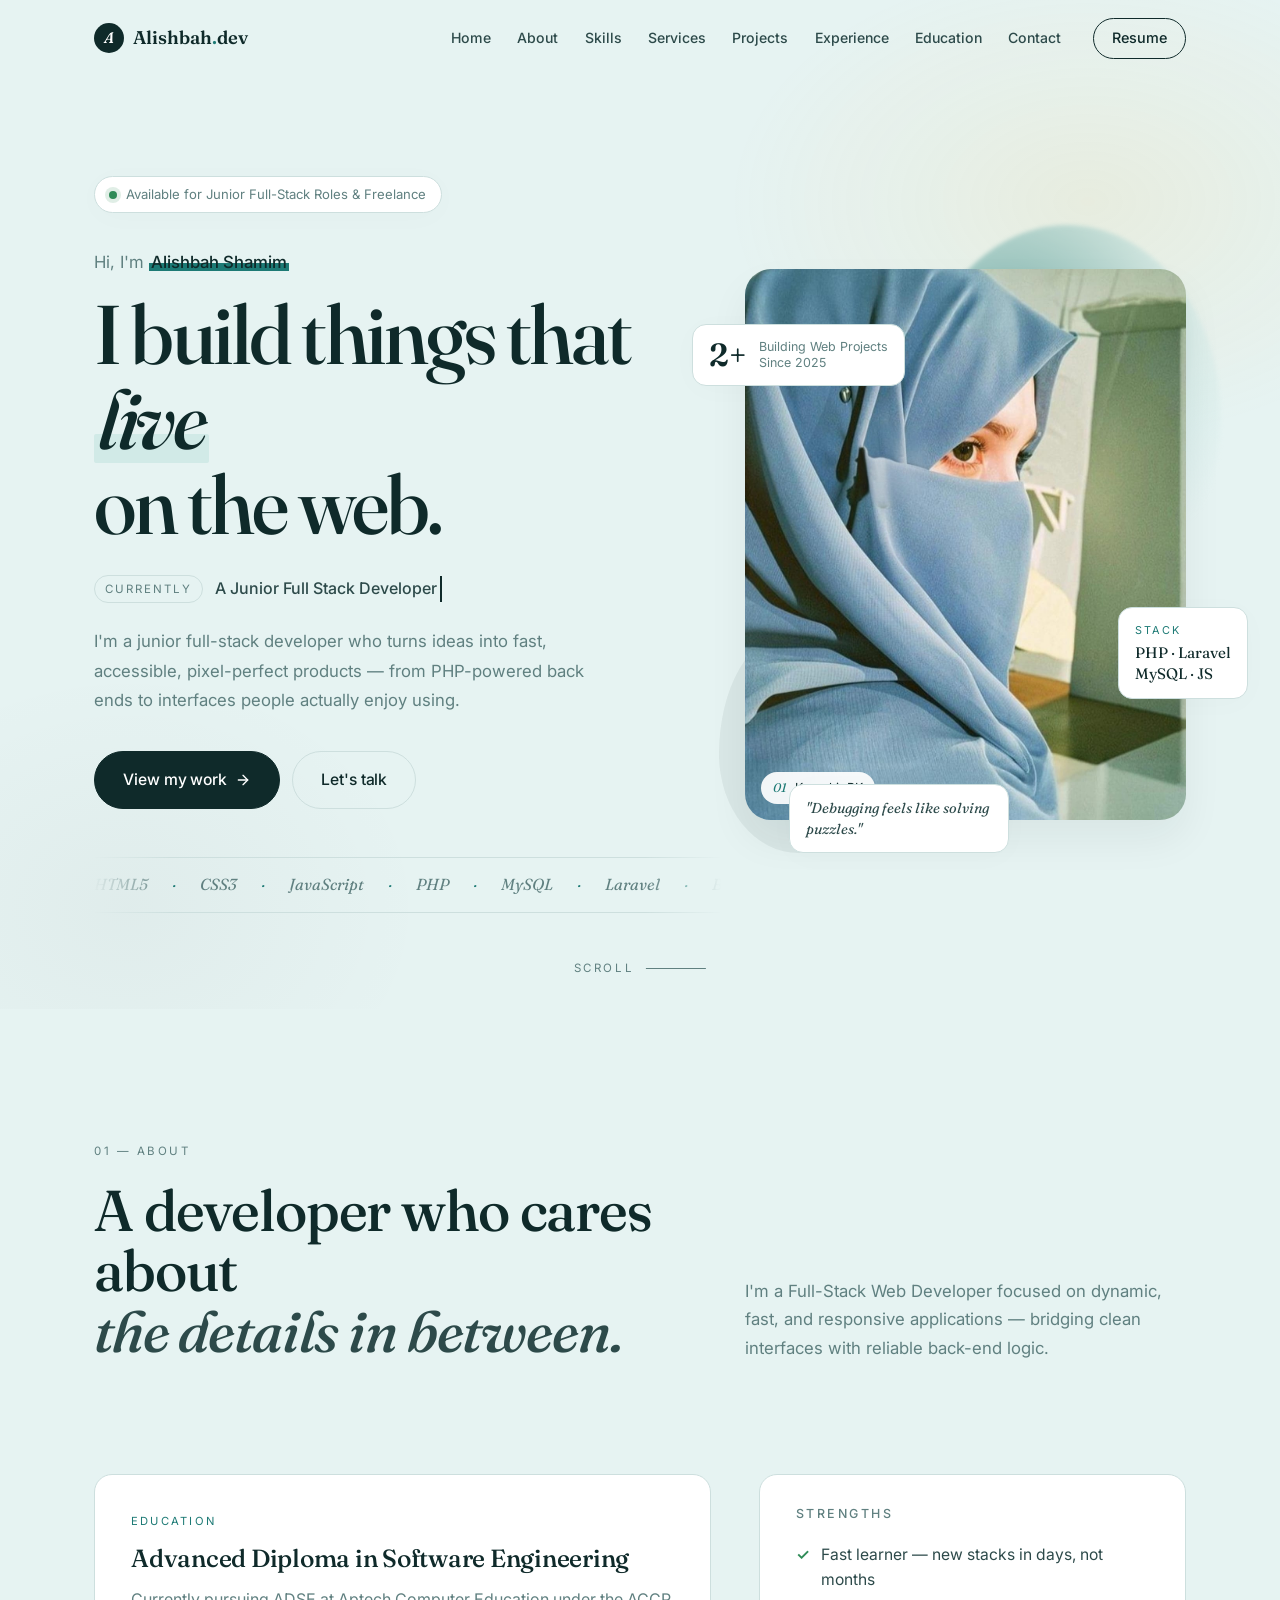
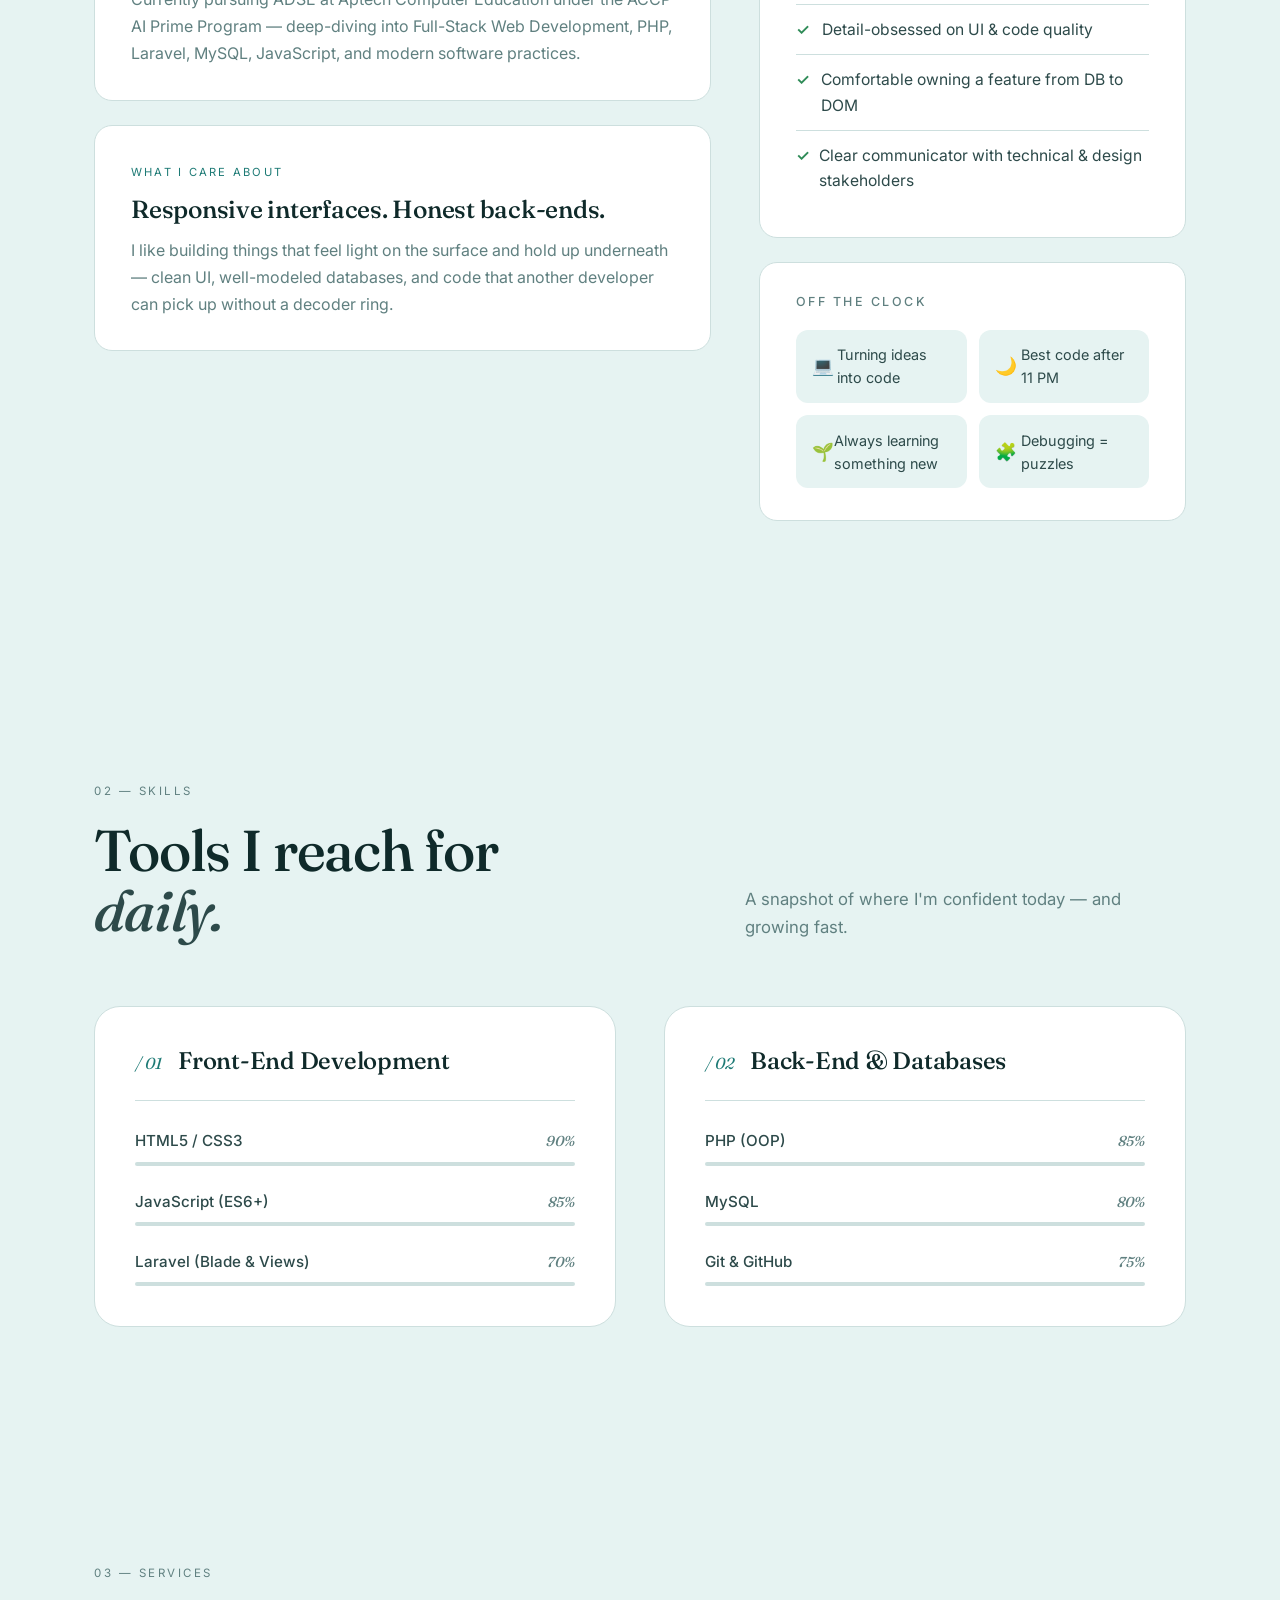
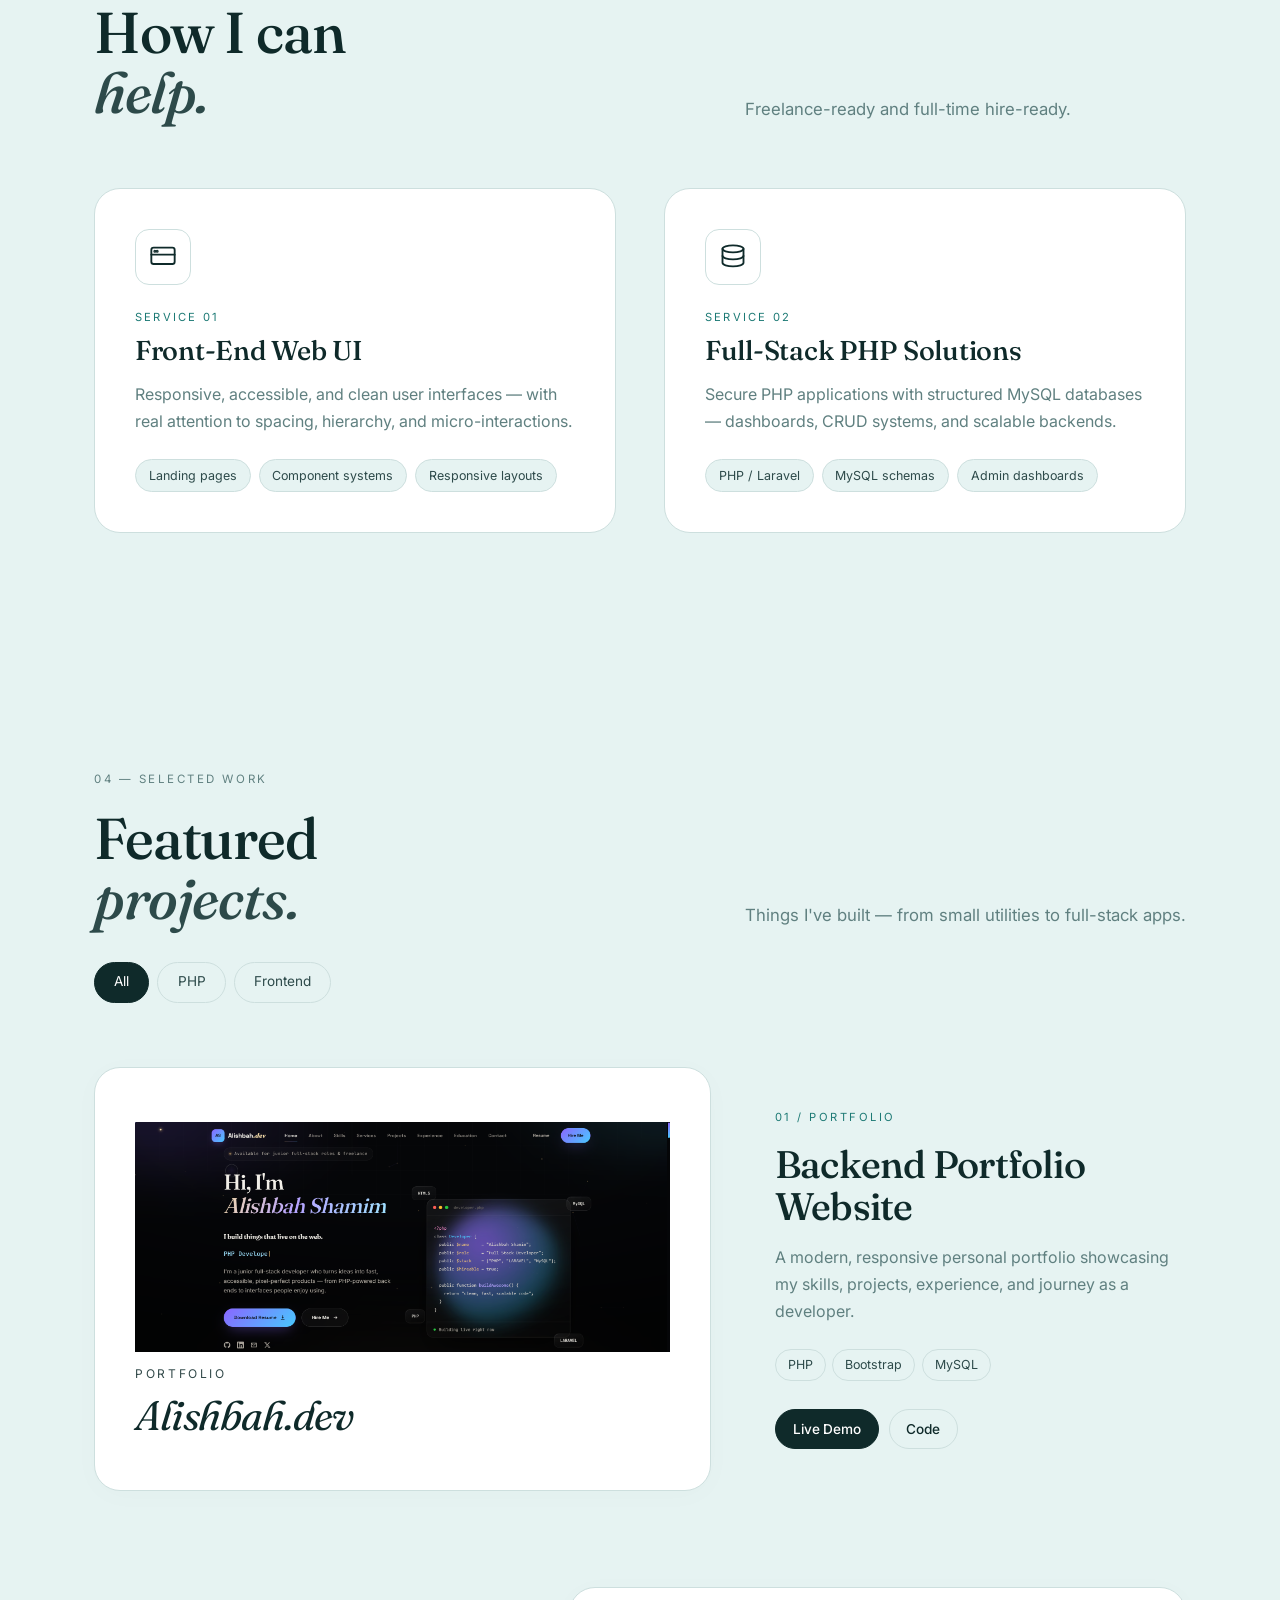
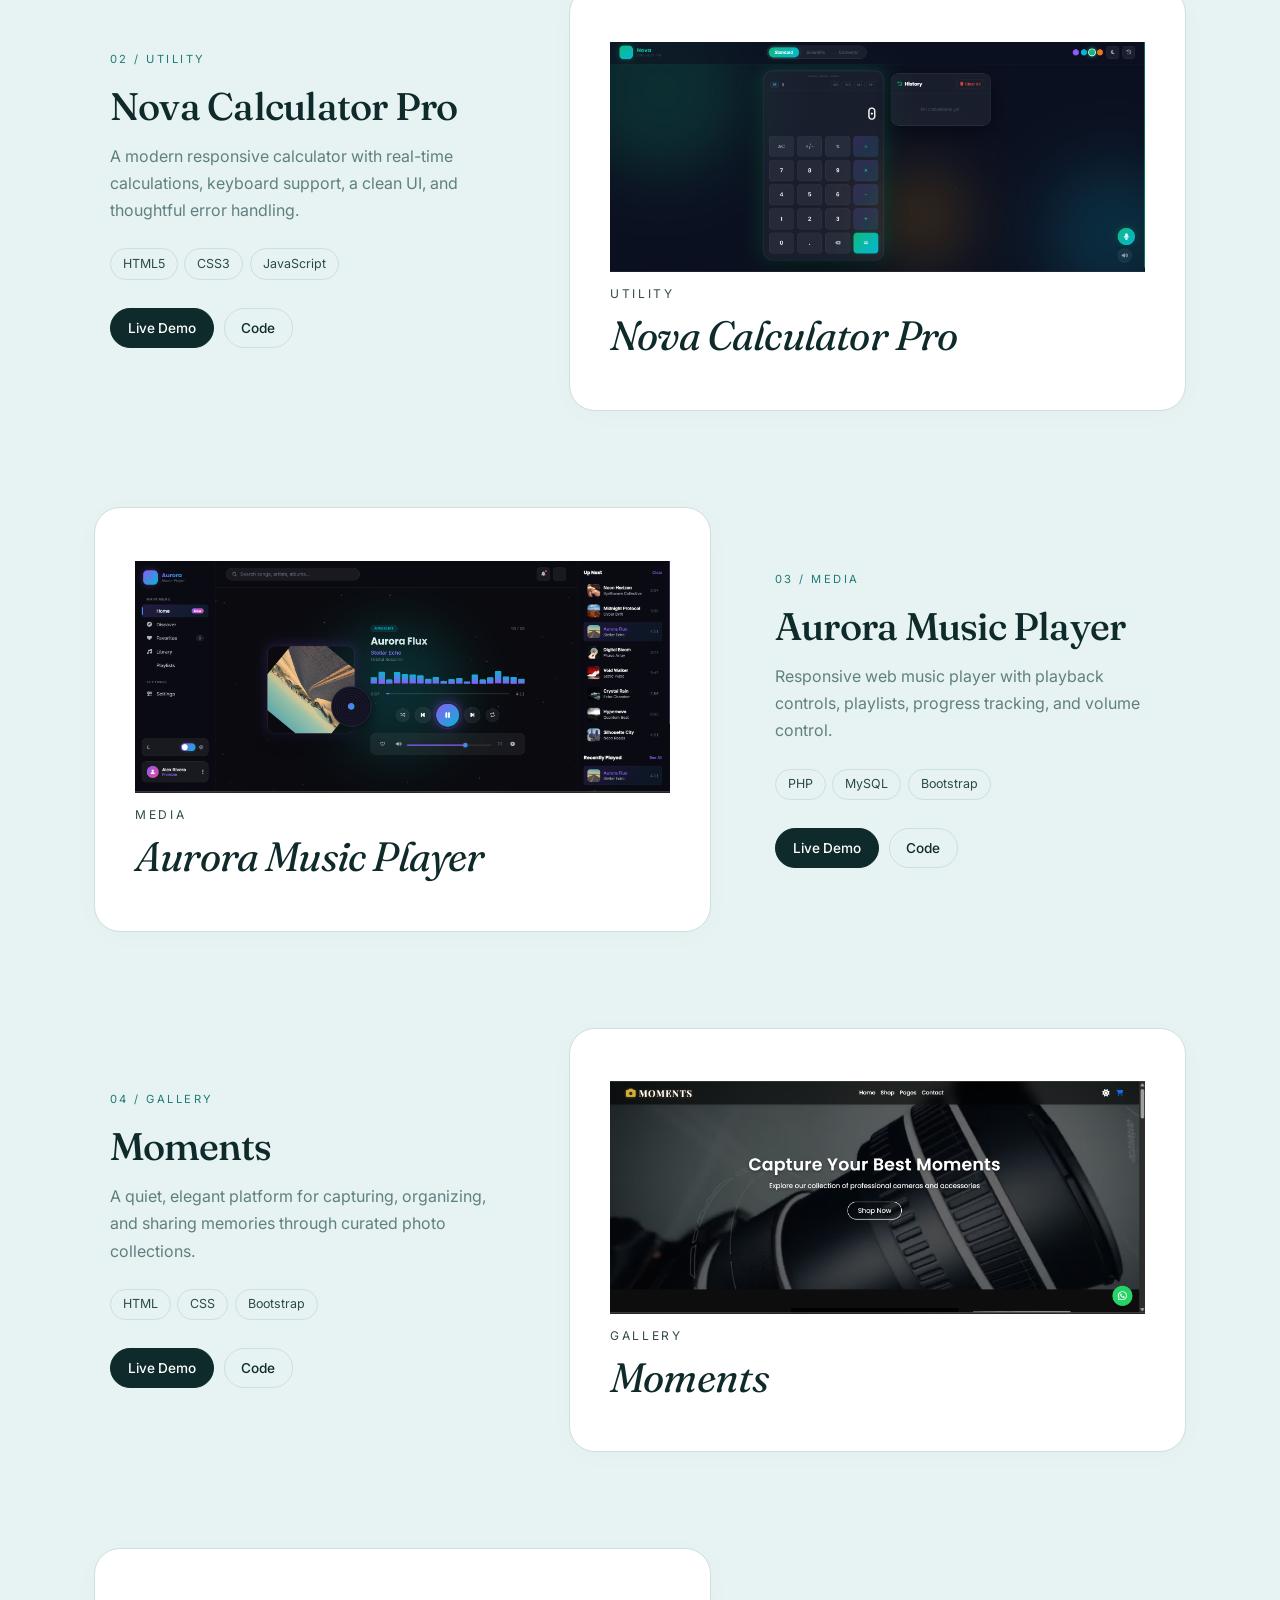
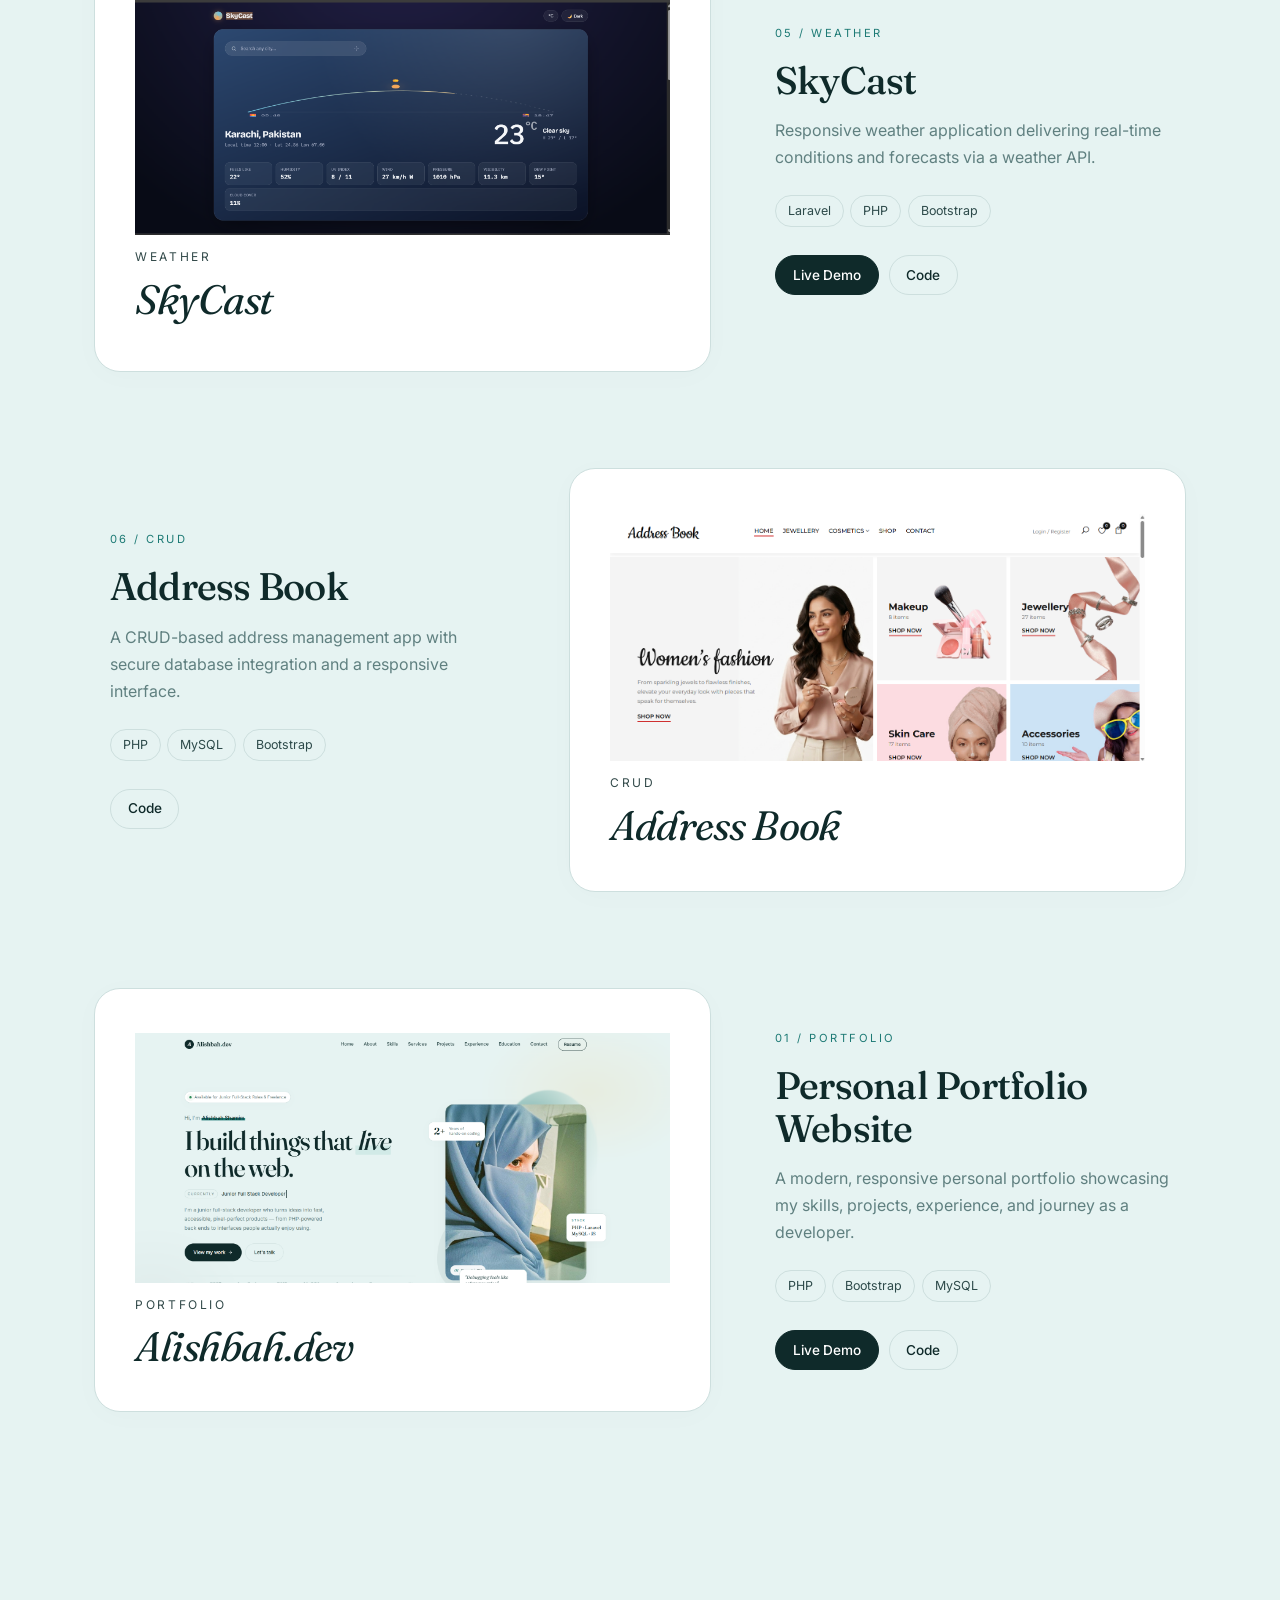
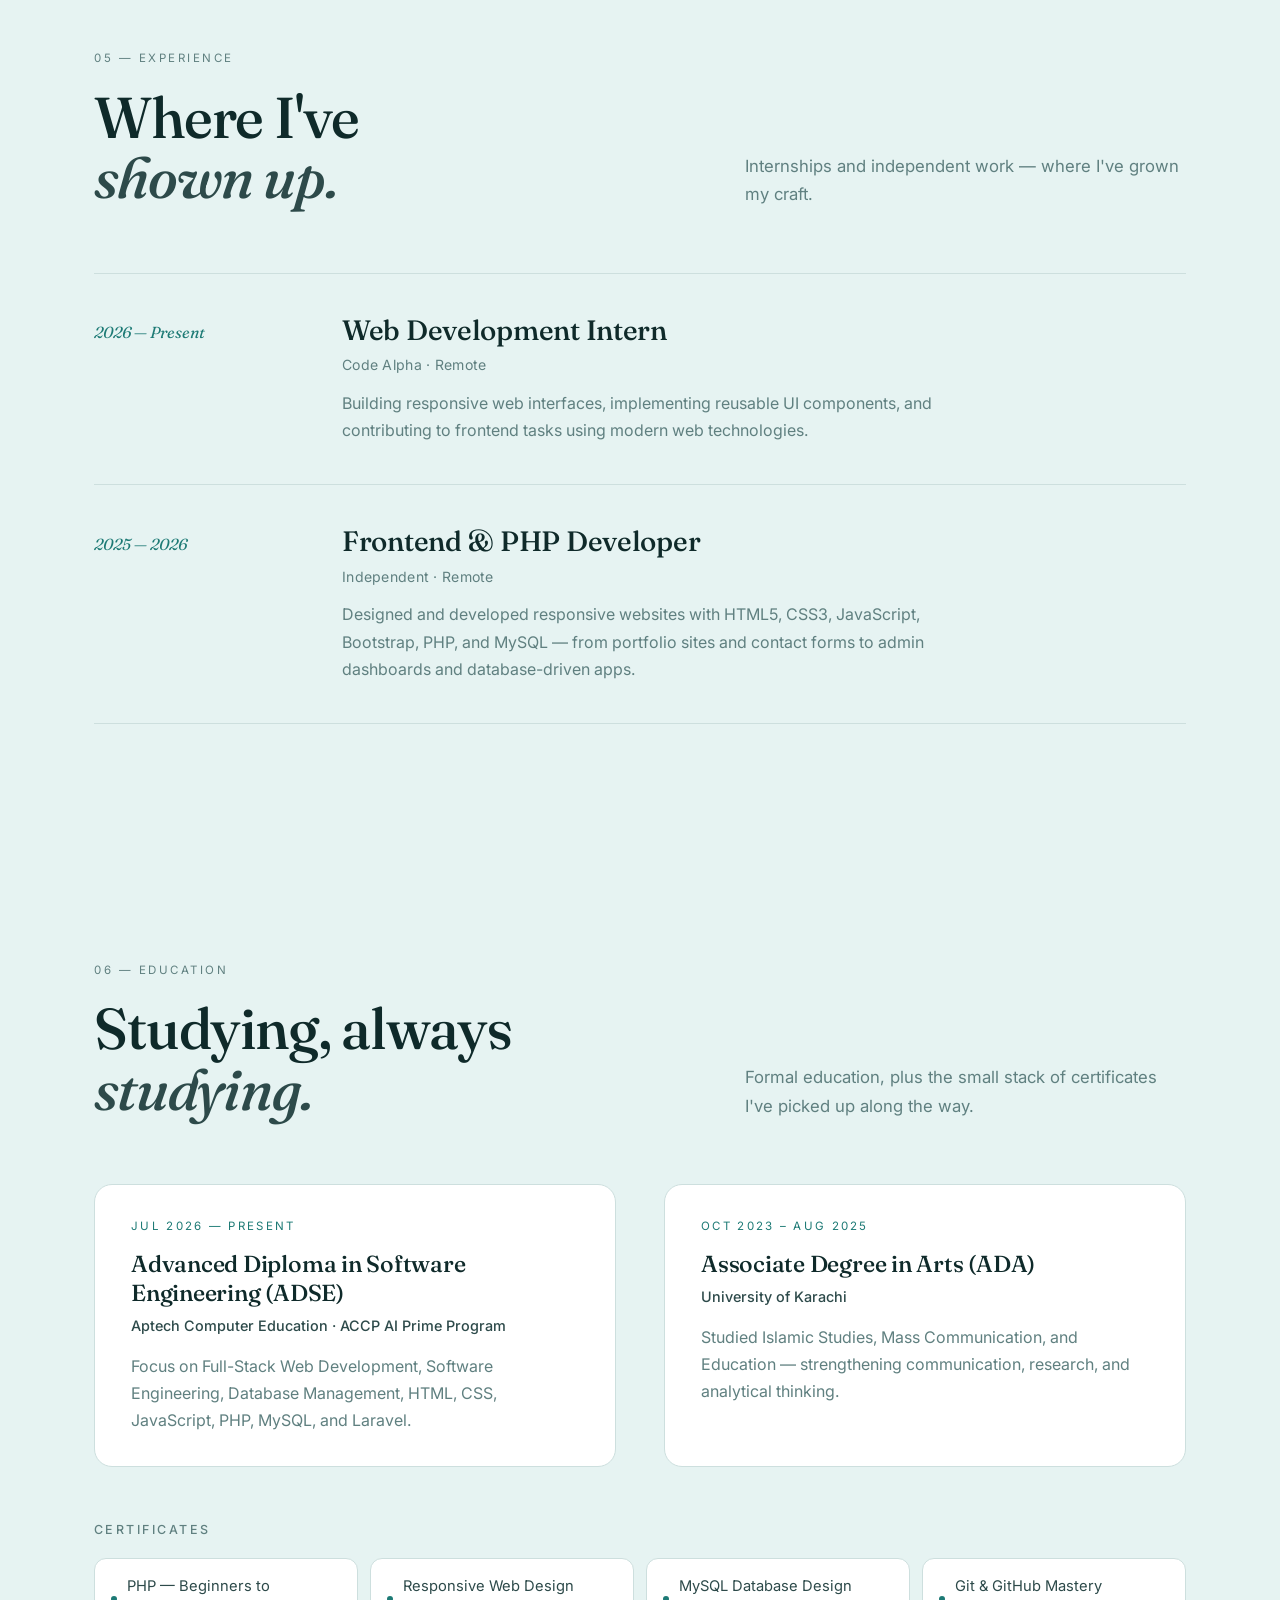
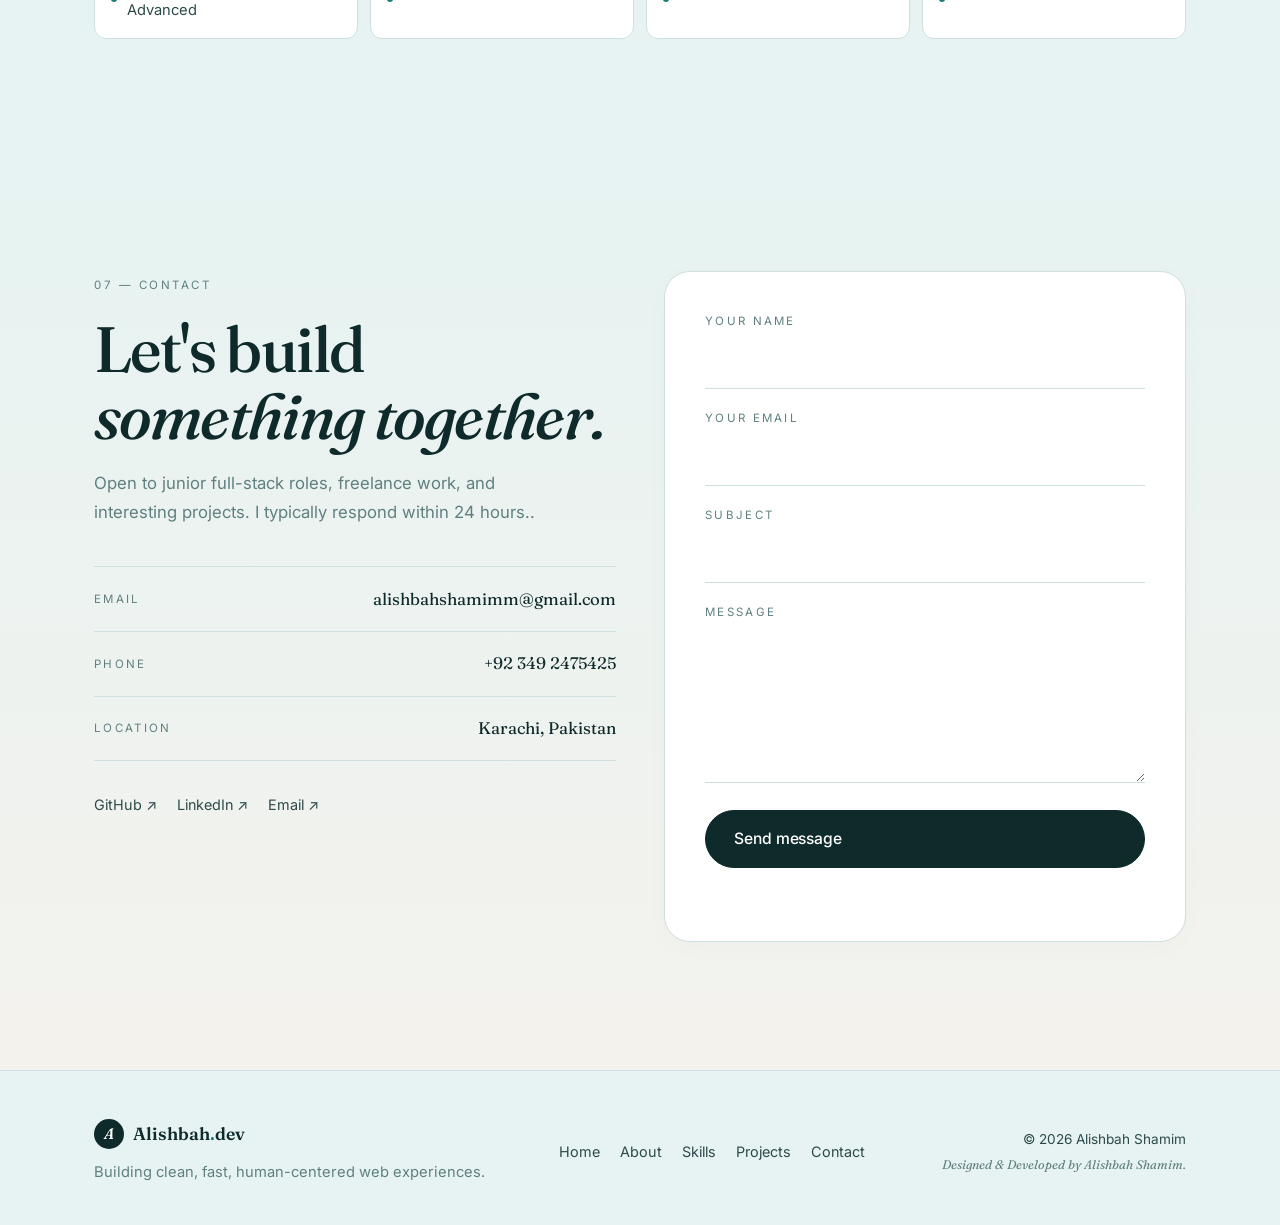
<file: index.html>
<!DOCTYPE html>
<html lang="en">
<head>
  <meta charset="UTF-8" />
  <meta name="viewport" content="width=device-width, initial-scale=1.0" />
  <title>Alishbah Shamim — Junior Full-Stack Developer</title>
  <meta name="description" content="Portfolio of Alishbah Shamim, a junior full-stack web developer building fast, accessible, pixel-perfect products with PHP, MySQL, Laravel, and modern front-end tools." />
  <meta name="author" content="Alishbah Shamim" />

  <!-- Open Graph -->
  <meta property="og:title" content="Alishbah Shamim — Junior Full-Stack Developer" />
  <meta property="og:description" content="I build things that live on the web — fast, accessible, pixel-perfect products from PHP-powered back ends to interfaces people enjoy using." />
  <meta property="og:type" content="website" />
  <meta name="twitter:card" content="summary_large_image" />

  <!-- Fonts -->
  <link rel="preconnect" href="https://fonts.googleapis.com" />
  <link rel="preconnect" href="https://fonts.gstatic.com" crossorigin />
  <link href="https://fonts.googleapis.com/css2?family=Fraunces:opsz,wght@9..144,400;9..144,500;9..144,600;9..144,700&family=Inter:wght@300;400;500;600;700&display=swap" rel="stylesheet" />

  <!-- Bootstrap 5 -->
  <link href="https://cdn.jsdelivr.net/npm/bootstrap@5.3.3/dist/css/bootstrap.min.css" rel="stylesheet" />

  <!-- Local -->
  <link rel="stylesheet" href="css/style.css" />
</head>
<body>

  <!-- Navigation -->
  <nav class="navbar navbar-expand-lg site-nav fixed-top" id="siteNav">
    <div class="container">
      <a class="navbar-brand" href="#home">
        <span class="brand-mark">A</span>
        <span class="brand-text">Alishbah<span class="brand-dot">.</span>dev</span>
      </a>
      <button class="navbar-toggler" type="button" data-bs-toggle="collapse" data-bs-target="#navMenu" aria-controls="navMenu" aria-expanded="false" aria-label="Toggle navigation">
        <span class="toggler-bar"></span>
        <span class="toggler-bar"></span>
      </button>
      <div class="collapse navbar-collapse justify-content-end" id="navMenu">
        <ul class="navbar-nav align-items-lg-center gap-lg-1">
          <li class="nav-item"><a class="nav-link" href="#home">Home</a></li>
          <li class="nav-item"><a class="nav-link" href="#about">About</a></li>
          <li class="nav-item"><a class="nav-link" href="#skills">Skills</a></li>
          <li class="nav-item"><a class="nav-link" href="#services">Services</a></li>
          <li class="nav-item"><a class="nav-link" href="#projects">Projects</a></li>
          <li class="nav-item"><a class="nav-link" href="#experience">Experience</a></li>
          <li class="nav-item"><a class="nav-link" href="#education">Education</a></li>
          <li class="nav-item"><a class="nav-link" href="#contact">Contact</a></li>
          <li class="nav-item ms-lg-3">
            <a class="btn btn-outline-dark btn-resume" href="resume/Alishbah_Shamim_Resume.pdf" download>Resume</a>
          </li>
        </ul>
      </div>
    </div>
  </nav>

  <!-- HERO -->
  <header class="hero" id="home">
    <div class="container">
      <div class="row align-items-center gy-5 hero-row">
        <div class="col-lg-7 hero-left">
          <div class="hero-meta">
            <span class="status-dot"></span>
            <span>Available for Junior Full-Stack Roles &amp; Freelance</span>
          </div>

          <p class="hero-greeting">Hi, I'm <span class="underline-swipe">Alishbah Shamim</span></p>

          <h2 class="hero-title">
            I build things that <em>live</em><br />
            on the web.
          </h2>

          <p class="hero-role">
            <span class="role-label">Currently</span>
            <span class="type-target" id="typeTarget"> A Junior Full Stack Developer</span>
          </p>

          <p class="hero-intro">
            I'm a junior full-stack developer who turns ideas into fast, accessible,
            pixel-perfect products — from PHP-powered back ends to interfaces people
            actually enjoy using.
          </p>

          <div class="hero-actions">
            <a href="#projects" class="btn btn-primary btn-lg btn-ink">
              View my work
              <svg width="16" height="16" viewBox="0 0 24 24" fill="none" stroke="currentColor" stroke-width="2" stroke-linecap="round" stroke-linejoin="round"><line x1="5" y1="12" x2="19" y2="12"/><polyline points="12 5 19 12 12 19"/></svg>
            </a>
            <a href="#contact" class="btn btn-lg btn-ghost">Let's talk</a>
          </div>

          <div class="hero-marquee">
            <div class="marquee-track">
              <span>HTML5</span><span>·</span>
              <span>CSS3</span><span>·</span>
              <span>JavaScript</span><span>·</span>
              <span>PHP</span><span>·</span>
              <span>MySQL</span><span>·</span>
              <span>Laravel</span><span>·</span>
              <span>Bootstrap</span><span>·</span>
              <span>Git</span><span>·</span>
              <span>HTML5</span><span>·</span>
              <span>CSS3</span><span>·</span>
              <span>JavaScript</span><span>·</span>
              <span>PHP</span><span>·</span>
              <span>MySQL</span><span>·</span>
              <span>Laravel</span><span>·</span>
              <span>Bootstrap</span><span>·</span>
              <span>Git</span><span>·</span>
            </div>
          </div>
        </div>

        <div class="col-lg-5 hero-right">
          <div class="portrait-stage">
            <div class="portrait-shape shape-1" aria-hidden="true"></div>
            <div class="portrait-shape shape-2" aria-hidden="true"></div>
            <div class="portrait-frame">
              <img src="assets/images/WhatsApp Image 2026-07-17 at 1.36.47 PM (1).jpeg" alt="Portrait of Alishbah Shamim" />
              <div class="portrait-label">
                <span class="label-index">01</span>
                <span class="label-text">Karachi, PK</span>
              </div>
            </div>

            <div class="floating-card card-experience">
              <span class="fc-num">2+</span>
              <span class="fc-label">Building Web Projects<br/>Since 2025</span>
            </div>

            <div class="floating-card card-stack">
              <span class="fc-tag">Stack</span>
              <span class="fc-body">PHP · Laravel<br/>MySQL · JS</span>
            </div>

            <div class="floating-card card-quote">
              <span class="fc-quote">"Debugging feels like solving puzzles."</span>
            </div>
          </div>
        </div>
      </div>
    </div>

    <div class="hero-scroll">
      <span>Scroll</span>
      <span class="scroll-line"></span>
    </div>
  </header>

  <!-- ABOUT -->
  <section class="section about" id="about">
    <div class="container">
      <div class="section-head">
        <div class="row align-items-end g-4">
          <div class="col-md-7">
            <span class="eyebrow">01 — About</span>
            <h2 class="section-title">A developer who cares about<br/><em>the details in between.</em></h2>
          </div>
          <div class="col-md-5">
            <p class="section-lede">
              I'm a Full-Stack Web Developer focused on dynamic, fast, and responsive
              applications — bridging clean interfaces with reliable back-end logic.
            </p>
          </div>
        </div>
      </div>

      <div class="row g-4 g-lg-5 about-grid">
        <div class="col-lg-7">
          <article class="about-card">
            <span class="card-index">Education</span>
            <h3>Advanced Diploma in Software Engineering</h3>
            <p>
              Currently pursuing ADSE at Aptech Computer Education under the
              ACCP AI Prime Program — deep-diving into Full-Stack Web Development,
              PHP, Laravel, MySQL, JavaScript, and modern software practices.
            </p>
          </article>

          <article class="about-card">
            <span class="card-index">What I care about</span>
            <h3>Responsive interfaces. Honest back-ends.</h3>
            <p>
              I like building things that feel light on the surface and hold up
              underneath — clean UI, well-modeled databases, and code that another
              developer can pick up without a decoder ring.
            </p>
          </article>
        </div>

        <div class="col-lg-5">
          <div class="strengths">
            <h4>Strengths</h4>
            <ul class="strength-list">
              <li><span class="check">✓</span> Fast learner — new stacks in days, not months</li>
              <li><span class="check">✓</span> Detail-obsessed on UI &amp; code quality</li>
              <li><span class="check">✓</span> Comfortable owning a feature from DB to DOM</li>
              <li><span class="check">✓</span> Clear communicator with technical &amp; design stakeholders</li>
            </ul>
          </div>

          <div class="fun-facts">
            <h4>Off the clock</h4>
            <div class="ff-grid">
              <div class="ff"><span>💻</span> Turning ideas into code</div>
              <div class="ff"><span>🌙</span> Best code after 11 PM</div>
              <div class="ff"><span>🌱</span> Always learning something new</div>
              <div class="ff"><span>🧩</span> Debugging = puzzles</div>
            </div>
          </div>
        </div>
      </div>
    </div>
  </section>

  <!-- SKILLS -->
  <section class="section skills" id="skills">
    <div class="container">
      <div class="section-head">
        <div class="row align-items-end g-4">
          <div class="col-md-7">
            <span class="eyebrow">02 — Skills</span>
            <h2 class="section-title">Tools I reach for<br/><em>daily.</em></h2>
          </div>
          <div class="col-md-5">
            <p class="section-lede">
              A snapshot of where I'm confident today — and growing fast.
            </p>
          </div>
        </div>
      </div>

      <div class="row g-4 g-lg-5">
        <div class="col-lg-6">
          <div class="skills-card">
            <div class="sc-head">
              <span class="sc-num">/ 01</span>
              <h3>Front-End Development</h3>
            </div>
            <ul class="skill-list">
              <li>
                <div class="skill-row"><span>HTML5 / CSS3</span><span class="pct">90%</span></div>
                <div class="bar"><i style="--w:90%"></i></div>
              </li>
              <li>
                <div class="skill-row"><span>JavaScript (ES6+)</span><span class="pct">85%</span></div>
                <div class="bar"><i style="--w:85%"></i></div>
              </li>
              <li>
                <div class="skill-row"><span>Laravel (Blade &amp; Views)</span><span class="pct">70%</span></div>
                <div class="bar"><i style="--w:70%"></i></div>
              </li>
            </ul>
          </div>
        </div>

        <div class="col-lg-6">
          <div class="skills-card">
            <div class="sc-head">
              <span class="sc-num">/ 02</span>
              <h3>Back-End &amp; Databases</h3>
            </div>
            <ul class="skill-list">
              <li>
                <div class="skill-row"><span>PHP (OOP)</span><span class="pct">85%</span></div>
                <div class="bar"><i style="--w:85%"></i></div>
              </li>
              <li>
                <div class="skill-row"><span>MySQL</span><span class="pct">80%</span></div>
                <div class="bar"><i style="--w:80%"></i></div>
              </li>
              <li>
                <div class="skill-row"><span>Git &amp; GitHub</span><span class="pct">75%</span></div>
                <div class="bar"><i style="--w:75%"></i></div>
              </li>
            </ul>
          </div>
        </div>
      </div>
    </div>
  </section>

  <!-- SERVICES -->
  <section class="section services" id="services">
    <div class="container">
      <div class="section-head">
        <div class="row align-items-end g-4">
          <div class="col-md-7">
            <span class="eyebrow">03 — Services</span>
            <h2 class="section-title">How I can<br/><em>help.</em></h2>
          </div>
          <div class="col-md-5">
            <p class="section-lede">Freelance-ready and full-time hire-ready.</p>
          </div>
        </div>
      </div>

      <div class="row g-4 g-lg-5">
        <div class="col-md-6">
          <article class="service-card">
            <div class="sv-icon">
              <svg width="28" height="28" viewBox="0 0 24 24" fill="none" stroke="currentColor" stroke-width="1.6" stroke-linecap="round" stroke-linejoin="round"><rect x="2" y="4" width="20" height="14" rx="2"/><line x1="2" y1="10" x2="22" y2="10"/><circle cx="5" cy="7" r=".5" fill="currentColor"/><circle cx="7" cy="7" r=".5" fill="currentColor"/></svg>
            </div>
            <span class="sv-index">Service 01</span>
            <h3>Front-End Web UI</h3>
            <p>Responsive, accessible, and clean user interfaces — with real attention to spacing, hierarchy, and micro-interactions.</p>
            <ul class="sv-tags">
              <li>Landing pages</li><li>Component systems</li><li>Responsive layouts</li>
            </ul>
          </article>
        </div>
        <div class="col-md-6">
          <article class="service-card">
            <div class="sv-icon">
              <svg width="28" height="28" viewBox="0 0 24 24" fill="none" stroke="currentColor" stroke-width="1.6" stroke-linecap="round" stroke-linejoin="round"><ellipse cx="12" cy="5" rx="9" ry="3"/><path d="M3 5v6c0 1.7 4 3 9 3s9-1.3 9-3V5"/><path d="M3 11v6c0 1.7 4 3 9 3s9-1.3 9-3v-6"/></svg>
            </div>
            <span class="sv-index">Service 02</span>
            <h3>Full-Stack PHP Solutions</h3>
            <p>Secure PHP applications with structured MySQL databases — dashboards, CRUD systems, and scalable backends.</p>
            <ul class="sv-tags">
              <li>PHP / Laravel</li><li>MySQL schemas</li><li>Admin dashboards</li>
            </ul>
          </article>
        </div>
      </div>
    </div>
  </section>

  <!-- PROJECTS -->
  <section class="section projects" id="projects">
    <div class="container">
      <div class="section-head">
        <div class="row align-items-end g-4">
          <div class="col-md-7">
            <span class="eyebrow">04 — Selected work</span>
            <h2 class="section-title">Featured<br/><em>projects.</em></h2>
          </div>
          <div class="col-md-5">
            <p class="section-lede">Things I've built — from small utilities to full-stack apps.</p>
          </div>
        </div>

        <div class="filters" role="tablist" aria-label="Project filters">
          <button class="filter active" data-filter="all">All</button>
          <button class="filter" data-filter="php">PHP</button>
          <button class="filter" data-filter="frontend">Frontend</button>
        </div>
      </div>

      <div class="project-list">

        <article class="project" data-tags="php frontend">
          <div class="row g-4 g-lg-5 align-items-center">
            <div class="col-lg-7 order-lg-1">
              <div class="thumb thumb-01">
                <div class="thumb-inner">
                  <IMG src="assets/images/portfolio.png"></IMG>
                  <span class="thumb-eyebrow">Portfolio</span>
                  <span class="thumb-headline">Alishbah.dev</span>
                </div>
              </div>
            </div>
            <div class="col-lg-5 order-lg-2">
              <div class="project-body">
                <span class="p-index">01 / Portfolio</span>
                <h3>Backend Portfolio Website</h3>
                <p>A modern, responsive personal portfolio showcasing my skills, projects, experience, and journey as a developer.</p>
                <ul class="tech">
                  <li>PHP</li><li>Bootstrap</li><li>MySQL</li>
                </ul>
                <div class="p-actions">
                  <a href="https://alishbahshamimm-svg.github.io/Port_folio/" class="btn btn-ink btn-sm">Live Demo</a>
                  <a href="https://github.com/alishbahshamimm-svg" class="btn btn-ghost btn-sm">Code</a>
                </div>
              </div>
            </div>
          </div>
        </article>

        <article class="project" data-tags="frontend">
          <div class="row g-4 g-lg-5 align-items-center">
            <div class="col-lg-7 order-lg-2">
              <div class="thumb thumb-02">
                <div class="thumb-inner">
                    <IMG src="assets/images/calculator.png"></IMG>
                  <span class="thumb-eyebrow">Utility</span>
                  <span class="thumb-headline">Nova Calculator Pro</span>
                </div>
              </div>
            </div>
            <div class="col-lg-5 order-lg-1">
              <div class="project-body">
                <span class="p-index">02 / Utility</span>
                <h3>Nova Calculator Pro</h3>
                <p>A modern responsive calculator with real-time calculations, keyboard support, a clean UI, and thoughtful error handling.</p>
                <ul class="tech">
                  <li>HTML5</li><li>CSS3</li><li>JavaScript</li>
                </ul>
                <div class="p-actions">
                  <a href="https://alishbahshamimm-svg.github.io/CodeAlpha_PremiumCalculator/" class="btn btn-ink btn-sm">Live Demo</a>
                  <a href="https://github.com/alishbahshamimm-svg" class="btn btn-ghost btn-sm">Code</a>
                </div>
              </div>
            </div>
          </div>
        </article>

        <article class="project" data-tags="php">
          <div class="row g-4 g-lg-5 align-items-center">
            <div class="col-lg-7 order-lg-1">
              <div class="thumb thumb-03">
                <div class="thumb-inner">
                     <IMG src="assets/images/music.png"></IMG>
                  <span class="thumb-eyebrow">Media</span>
                  <span class="thumb-headline">Aurora Music Player</span>
                </div>
              </div>
            </div>
            <div class="col-lg-5 order-lg-2">
              <div class="project-body">
                <span class="p-index">03 / Media</span>
                <h3>Aurora Music Player</h3>
                <p>Responsive web music player with playback controls, playlists, progress tracking, and volume control.</p>
                <ul class="tech">
                  <li>PHP</li><li>MySQL</li><li>Bootstrap</li>
                </ul>
                <div class="p-actions">
                  <a href="https://alishbahshamimm-svg.github.io/CodeAlpha_AuroraMusicPlayer/" class="btn btn-ink btn-sm">Live Demo</a>
                  <a href="https://github.com/alishbahshamimm-svg/CodeAlpha_AuroraMusicPlayer" class="btn btn-ghost btn-sm">Code</a>
                </div>
              </div>
            </div>
          </div>
        </article>

        <article class="project" data-tags="frontend">
          <div class="row g-4 g-lg-5 align-items-center">
            <div class="col-lg-7 order-lg-2">
              <div class="thumb thumb-04">
                <div class="thumb-inner">
                       <IMG src="assets/images/moment.png"></IMG>
                  <span class="thumb-eyebrow">Gallery</span>
                  <span class="thumb-headline">Moments</span>
                </div>
              </div>
            </div>
            <div class="col-lg-5 order-lg-1">
              <div class="project-body">
                <span class="p-index">04 / Gallery</span>
                <h3>Moments</h3>
                <p>A quiet, elegant platform for capturing, organizing, and sharing memories through curated photo collections.</p>
                <ul class="tech">
                  <li>HTML</li><li>CSS</li><li>Bootstrap</li>
                </ul>
                <div class="p-actions">
                  <a href="#" class="btn btn-ink btn-sm">Live Demo</a>
                  <a href="#" class="btn btn-ghost btn-sm">Code</a>
                </div>
              </div>
            </div>
          </div>
        </article>

        <article class="project" data-tags="frontend">
          <div class="row g-4 g-lg-5 align-items-center">
            <div class="col-lg-7 order-lg-1">
              <div class="thumb thumb-05">
                <div class="thumb-inner">
                  <img src="assets/images/skycast.png" alt="">
                  <span class="thumb-eyebrow">Weather</span>
                  <span class="thumb-headline">SkyCast</span>
                </div>
              </div>
            </div>
            <div class="col-lg-5 order-lg-2">
              <div class="project-body">
                <span class="p-index">05 / Weather</span>
                <h3>SkyCast</h3>
                <p>Responsive weather application delivering real-time conditions and forecasts via a weather API.</p>
                <ul class="tech">
                  <li>Laravel</li><li>PHP</li><li>Bootstrap</li>
                </ul>
                <div class="p-actions">
                  <a href="https://alishbahshamimm-svg.github.io/skyCast/" class="btn btn-ink btn-sm">Live Demo</a>
                  <a href="https://github.com/alishbahshamimm-svg/skyCast" class="btn btn-ghost btn-sm">Code</a>
                </div>
              </div>
            </div>
          </div>
        </article>

        <article class="project" data-tags="php">
          <div class="row g-4 g-lg-5 align-items-center">
            <div class="col-lg-7 order-lg-2">
              <div class="thumb thumb-06">
                <div class="thumb-inner">
                  <img src="assets/images/address book.png" alt="">
                  <span class="thumb-eyebrow">CRUD</span>
                  <span class="thumb-headline">Address Book</span>
                </div>
              </div>
            </div>
            <div class="col-lg-5 order-lg-1">
              <div class="project-body">
                <span class="p-index">06 / CRUD</span>
                <h3>Address Book</h3>
                <p>A CRUD-based address management app with secure database integration and a responsive interface.</p>
                <ul class="tech">
                  <li>PHP</li><li>MySQL</li><li>Bootstrap</li>
                </ul>
                <div class="p-actions">
                  <a href="https://github.com/alishbahshamimm-svg/AddressBook-Ecommerce-PHP-MySQL" class="btn btn-ghost btn-sm">Code</a>
                </div>
              </div>
            </div>
          </div>
        </article>


        <article class="project" data-tags="php frontend">
          <div class="row g-4 g-lg-5 align-items-center">
            <div class="col-lg-7 order-lg-1">
              <div class="thumb thumb-01">
                <div class="thumb-inner">
                  <IMG src="assets/images/new portfolio.png"></IMG>
                  <span class="thumb-eyebrow">Portfolio</span>
                  <span class="thumb-headline">Alishbah.dev</span>
                </div>
              </div>
            </div>
            <div class="col-lg-5 order-lg-2">
              <div class="project-body">
                <span class="p-index">01 / Portfolio</span>
                <h3>Personal Portfolio Website</h3>
                <p>A modern, responsive personal portfolio showcasing my skills, projects, experience, and journey as a developer.</p>
                <ul class="tech">
                  <li>PHP</li><li>Bootstrap</li><li>MySQL</li>
                </ul>
                <div class="p-actions">
                  <a href="" class="btn btn-ink btn-sm">Live Demo</a>
                  <a href="https://github.com/alishbahshamimm-svg" class="btn btn-ghost btn-sm">Code</a>
                </div>
              </div>
            </div>
          </div>
        </article>

      </div>
    </div>
  </section>

  <!-- EXPERIENCE -->
  <section class="section experience" id="experience">
    <div class="container">
      <div class="section-head">
        <div class="row align-items-end g-4">
          <div class="col-md-7">
            <span class="eyebrow">05 — Experience</span>
            <h2 class="section-title">Where I've<br/><em>shown up.</em></h2>
          </div>
          <div class="col-md-5">
            <p class="section-lede">Internships and independent work — where I've grown my craft.</p>
          </div>
        </div>
      </div>

      <div class="timeline">
        <div class="tl-item">
          <div class="tl-year">2026 — Present</div>
          <div class="tl-body">
            <div class="tl-head">
              <h3>Web Development Intern</h3>
              <span class="tl-company">Code Alpha · Remote</span>
            </div>
            <p>Building responsive web interfaces, implementing reusable UI components, and contributing to frontend tasks using modern web technologies.</p>
          </div>
        </div>

        <div class="tl-item">
          <div class="tl-year">2025 — 2026</div>
          <div class="tl-body">
            <div class="tl-head">
              <h3>Frontend &amp; PHP Developer</h3>
              <span class="tl-company">Independent · Remote</span>
            </div>
            <p>Designed and developed responsive websites with HTML5, CSS3, JavaScript, Bootstrap, PHP, and MySQL — from portfolio sites and contact forms to admin dashboards and database-driven apps.</p>
          </div>
        </div>
      </div>
    </div>
  </section>

  <!-- EDUCATION + CERTS -->
  <section class="section education" id="education">
    <div class="container">
      <div class="section-head">
        <div class="row align-items-end g-4">
          <div class="col-md-7">
            <span class="eyebrow">06 — Education</span>
            <h2 class="section-title">Studying, always<br/><em>studying.</em></h2>
          </div>
          <div class="col-md-5">
            <p class="section-lede">Formal education, plus the small stack of certificates I've picked up along the way.</p>
          </div>
        </div>
      </div>

      <div class="row g-4 g-lg-5">
        <div class="col-lg-6">
          <article class="edu-card">
            <span class="edu-year">Jul 2026 — Present</span>
            <h3>Advanced Diploma in Software Engineering (ADSE)</h3>
            <p class="edu-school">Aptech Computer Education · ACCP AI Prime Program</p>
            <p>Focus on Full-Stack Web Development, Software Engineering, Database Management, HTML, CSS, JavaScript, PHP, MySQL, and Laravel.</p>
          </article>
        </div>
        <div class="col-lg-6">
          <article class="edu-card">
            <span class="edu-year">Oct 2023 – Aug 2025</span>
            <h3>Associate Degree in Arts (ADA)</h3>
            <p class="edu-school">University of Karachi</p>
            <p>Studied Islamic Studies, Mass Communication, and Education — strengthening communication, research, and analytical thinking.</p>
          </article>
        </div>
      </div>

      <div class="certs">
        <h4>Certificates</h4>
        <div class="cert-row">
          <div class="cert">PHP — Beginners to Advanced</div>
          <div class="cert">Responsive Web Design</div>
          <div class="cert">MySQL Database Design</div>
          <div class="cert">Git &amp; GitHub Mastery</div>
        </div>
      </div>
    </div>
  </section>

  <!-- CONTACT -->
  <section class="section contact" id="contact">
    <div class="container">
      <div class="row g-5 align-items-start">
        <div class="col-lg-6">
          <span class="eyebrow">07 — Contact</span>
          <h2 class="contact-title">Let's build<br/><em>something together.</em></h2>
          <p class="contact-lede">Open to junior full-stack roles, freelance work, and interesting projects. I typically respond within 24 hours..</p>

          <div class="contact-details">
            <a class="cd" href="mailto:alishbahshamimm@gmail.com">
              <span class="cd-label">Email</span>
              <span class="cd-value">alishbahshamimm@gmail.com</span>
            </a>
            <a class="cd" href="tel:+923492475425">
              <span class="cd-label">Phone</span>
              <span class="cd-value">+92 349 2475425</span>
            </a>
            <div class="cd">
              <span class="cd-label">Location</span>
              <span class="cd-value">Karachi, Pakistan</span>
            </div>
          </div>

          <div class="socials">
            <a href="#" aria-label="GitHub">GitHub ↗</a>
            <a href="#" aria-label="LinkedIn">LinkedIn ↗</a>
            <a href="#" aria-label="Email">Email ↗</a>
          </div>
        </div>

        <div class="col-lg-6">
          <form class="contact-form" id="contactForm" novalidate>
            <div class="field">
              <label for="c-name">Your name</label>
              <input type="text" id="c-name" name="name" required autocomplete="name" />
            </div>
            <div class="field">
              <label for="c-email">Your email</label>
              <input type="email" id="c-email" name="email" required autocomplete="email" />
            </div>
            <div class="field">
              <label for="c-subject">Subject</label>
              <input type="text" id="c-subject" name="subject" required />
            </div>
            <div class="field">
              <label for="c-message">Message</label>
              <textarea id="c-message" name="message" rows="5" required></textarea>
            </div>
            <button type="submit" class="btn btn-ink btn-lg w-100">Send message</button>
            <p class="form-status" id="formStatus" role="status" aria-live="polite"></p>
          </form>
        </div>
      </div>
    </div>
  </section>

  <!-- FOOTER -->
  <footer class="site-footer">
    <div class="container">
      <div class="row g-4 align-items-center">
        <div class="col-md-5">
          <a class="footer-brand" href="#home">
            <span class="brand-mark">A</span>
            <span>Alishbah<span class="brand-dot">.</span>dev</span>
          </a>
          <p class="footer-tag">Building clean, fast, human-centered web experiences.</p>
        </div>
        <div class="col-md-4">
          <ul class="footer-nav">
            <li><a href="#home">Home</a></li>
            <li><a href="#about">About</a></li>
            <li><a href="#skills">Skills</a></li>
            <li><a href="#projects">Projects</a></li>
            <li><a href="#contact">Contact</a></li>
          </ul>
        </div>
        <div class="col-md-3 text-md-end">
          <p class="footer-copy">© <span id="year"></span> Alishbah Shamim</p>
          <p class="footer-sub">Designed &amp; Developed by Alishbah Shamim.</p>
        </div>
      </div>
    </div>
  </footer>

  <!-- Bootstrap JS -->
  <script src="https://cdn.jsdelivr.net/npm/bootstrap@5.3.3/dist/js/bootstrap.bundle.min.js"></script>
  <script src="js/script.js"></script>
</body>
</html>
</file>
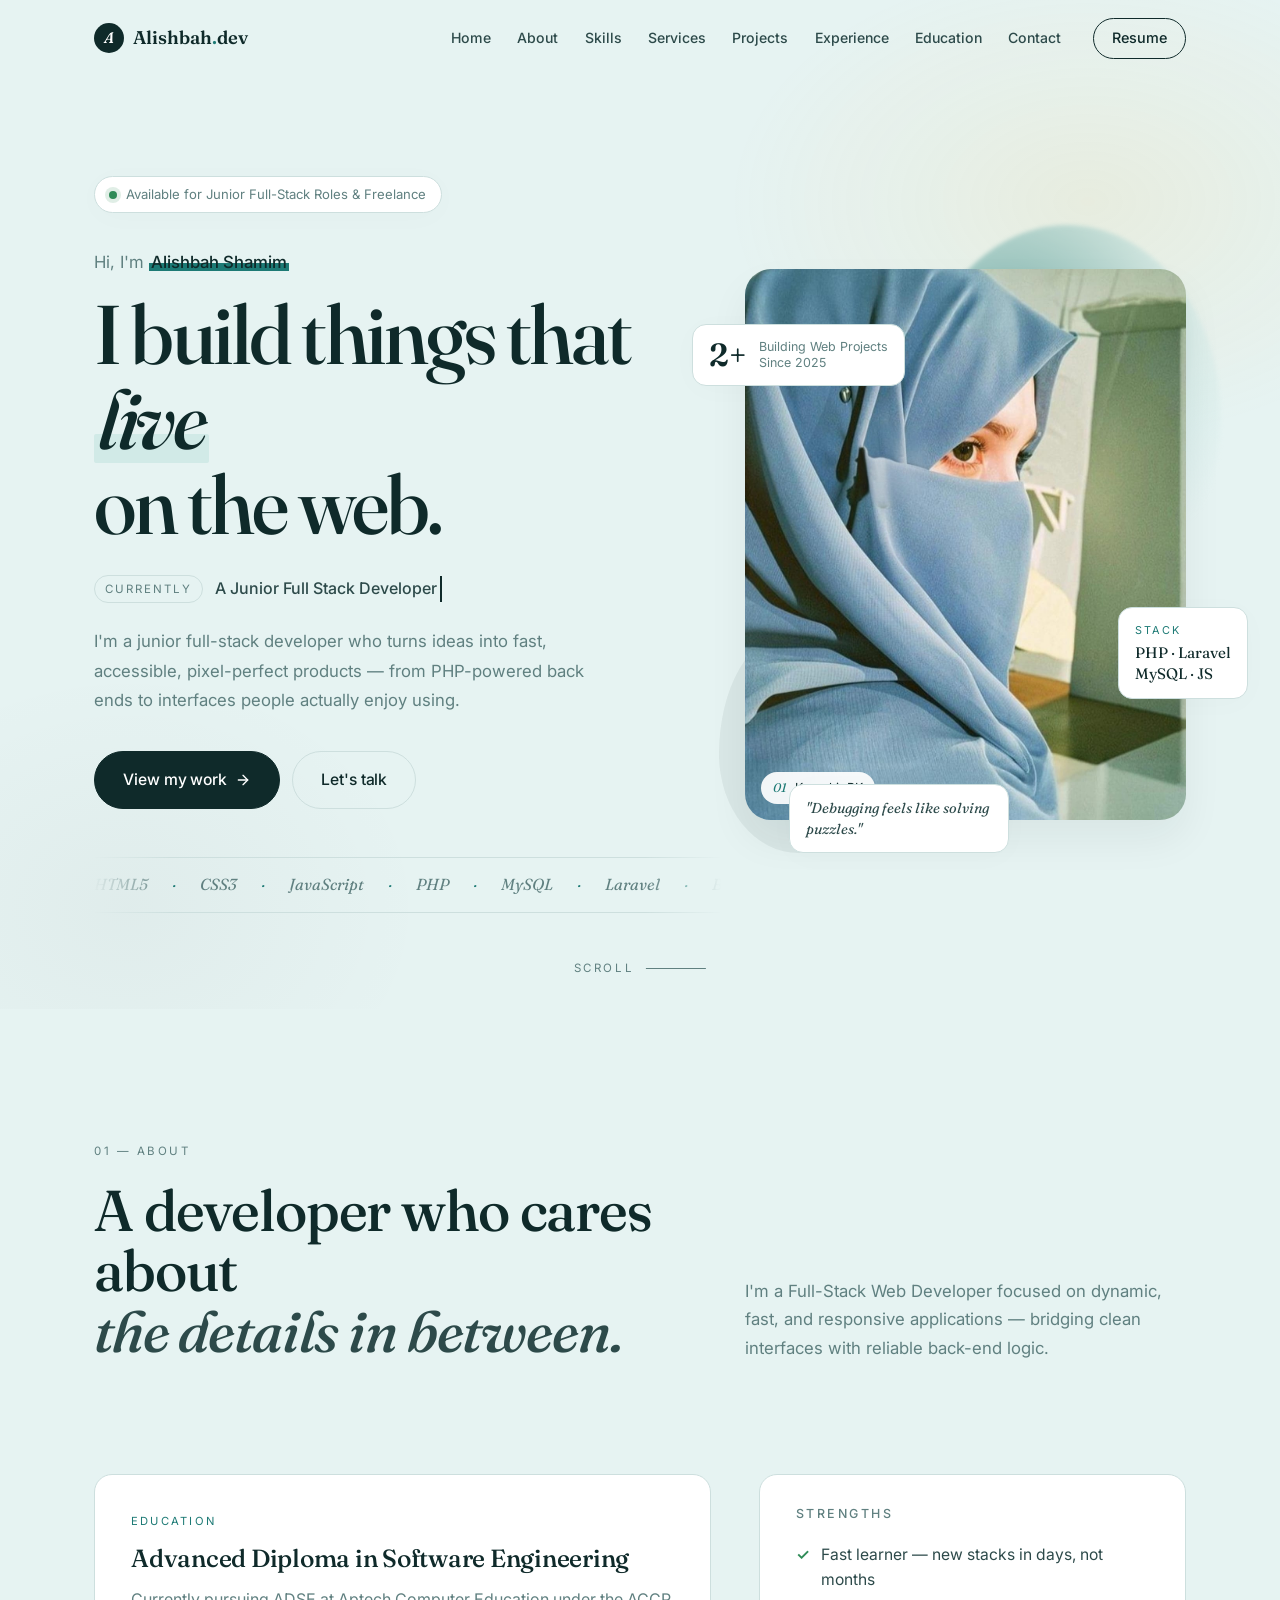
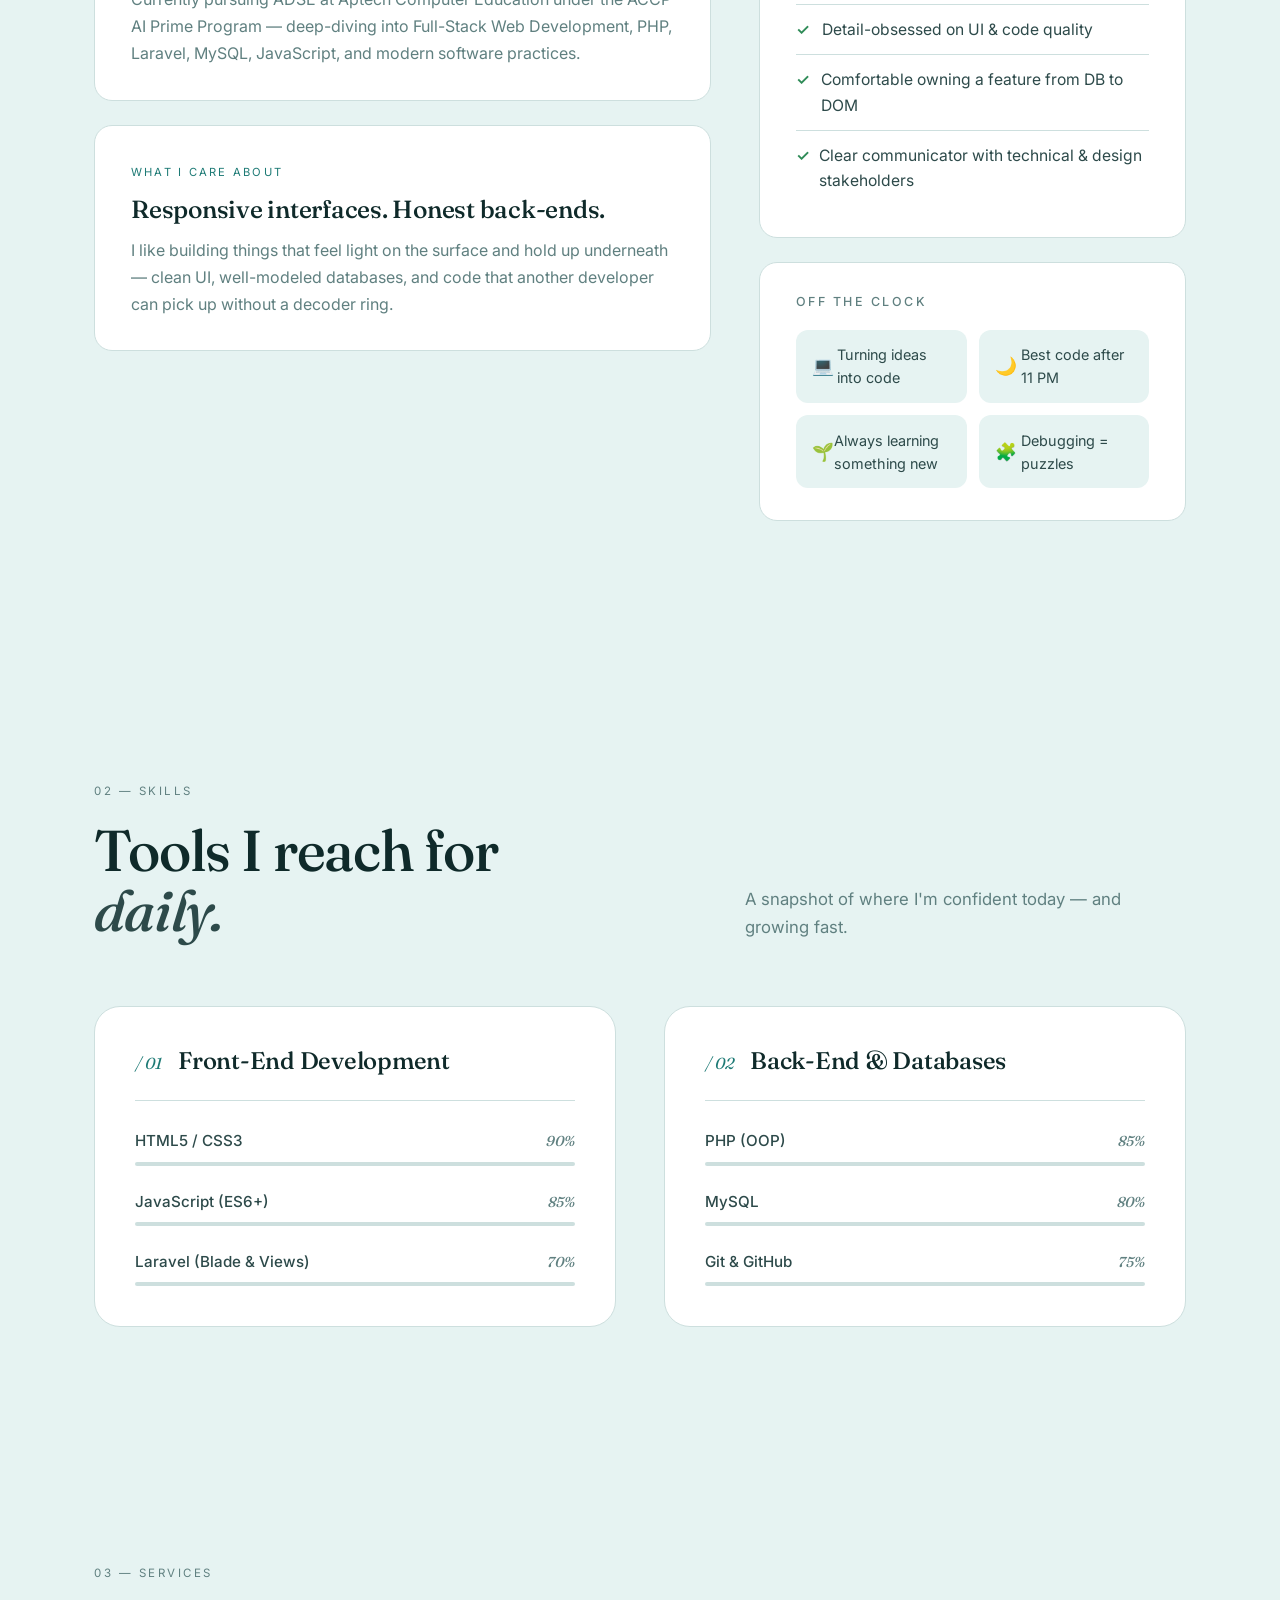
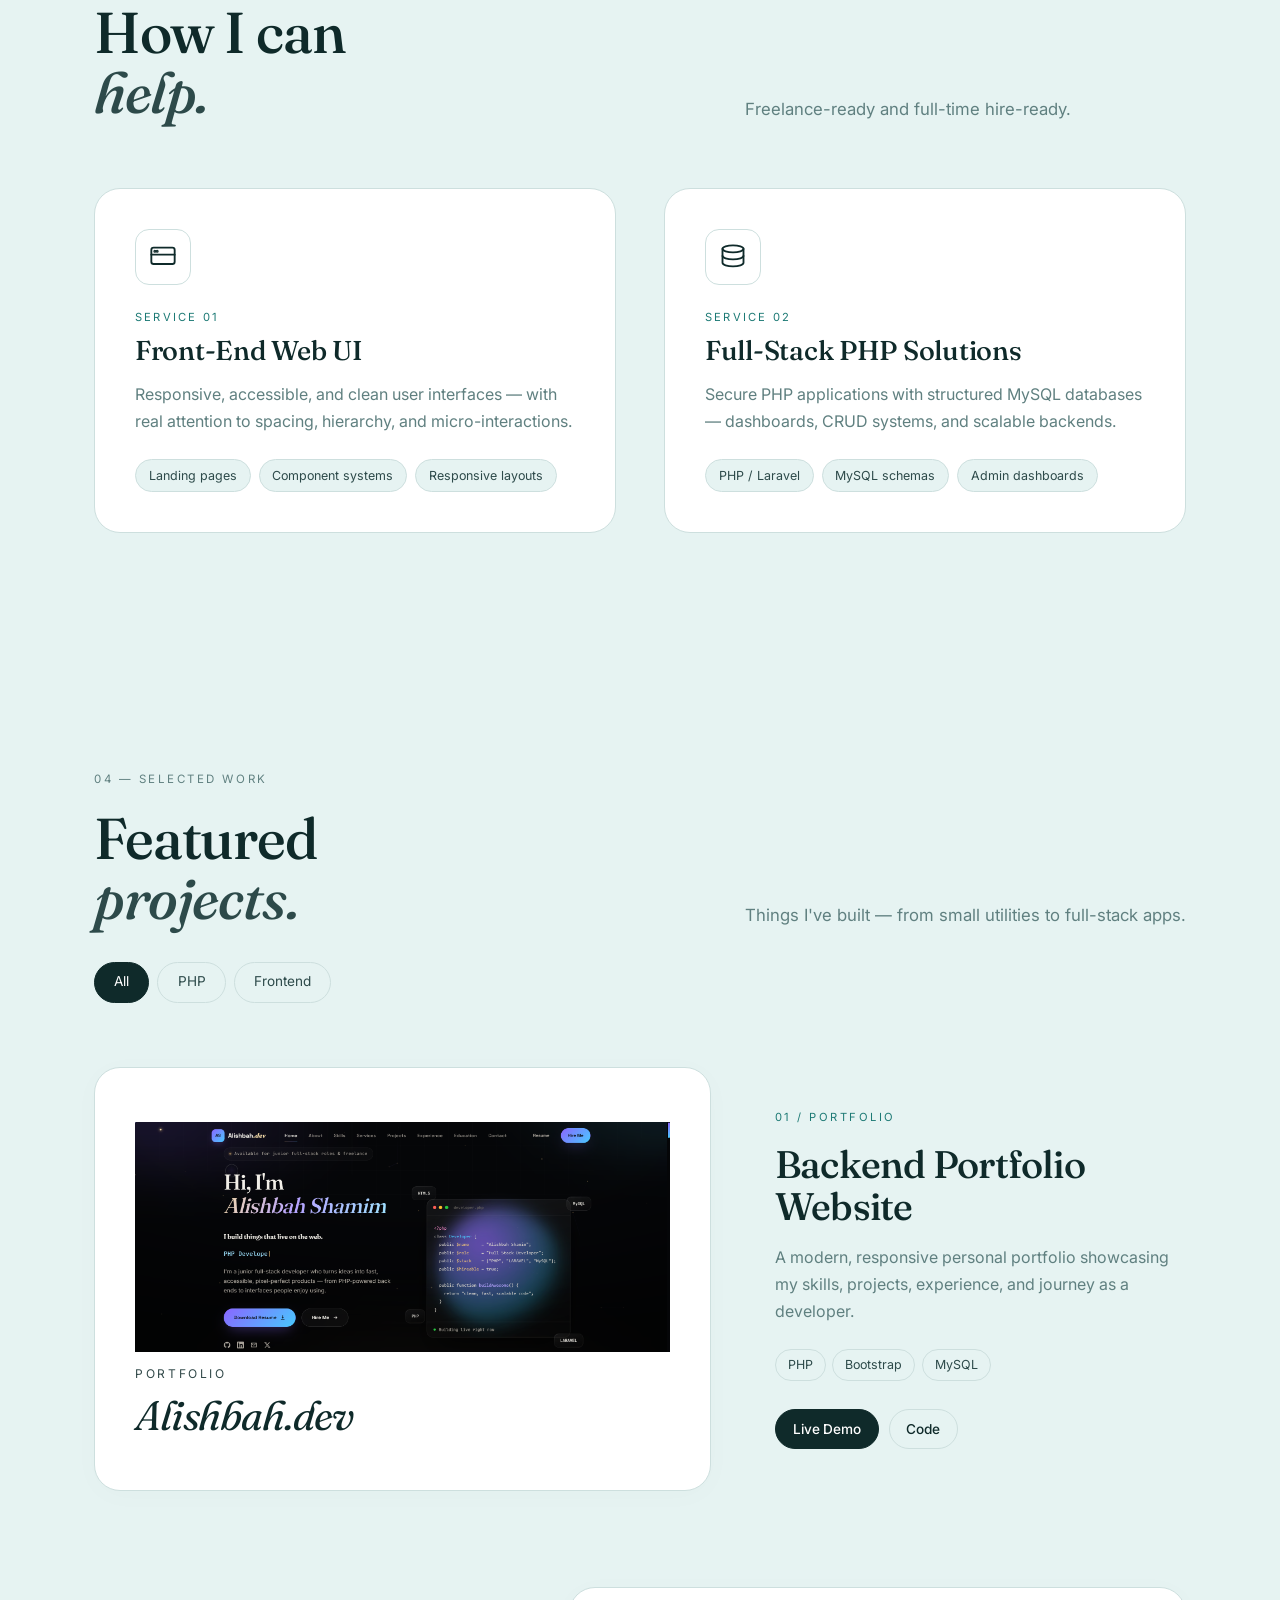
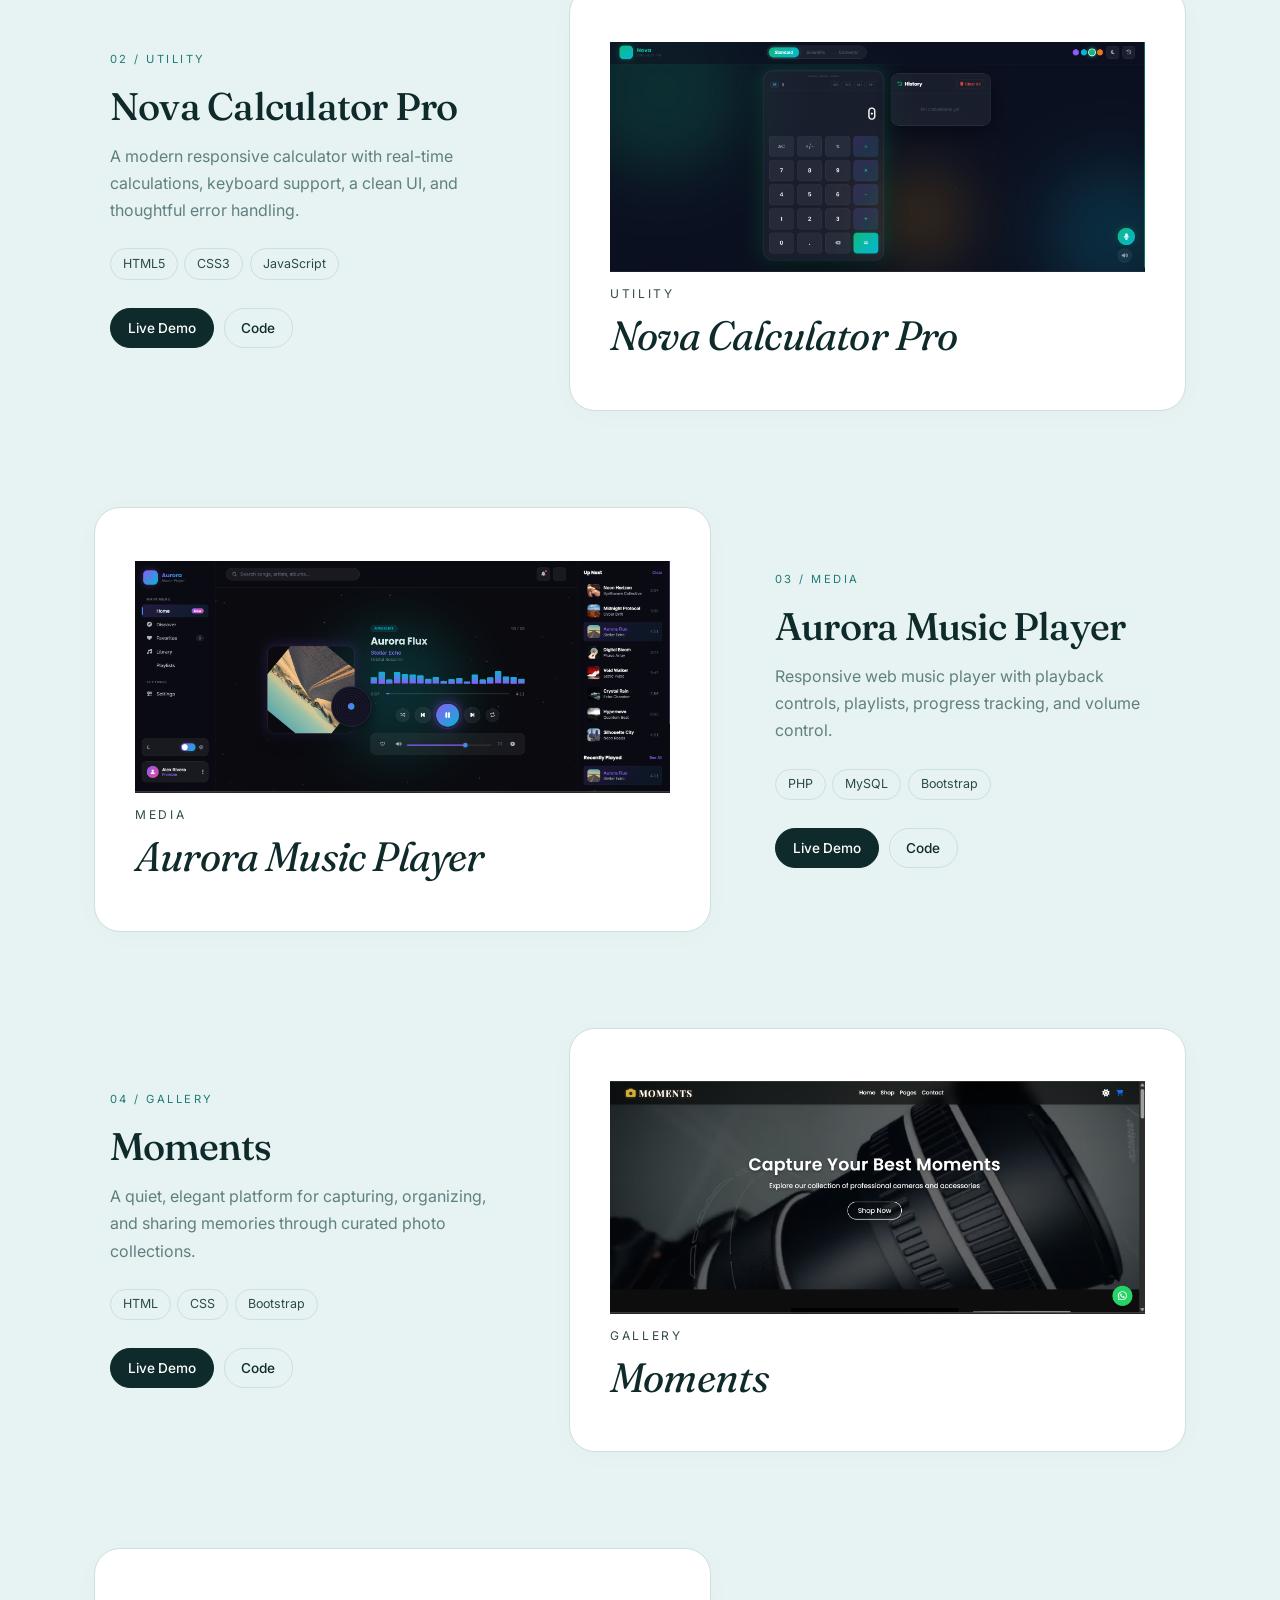
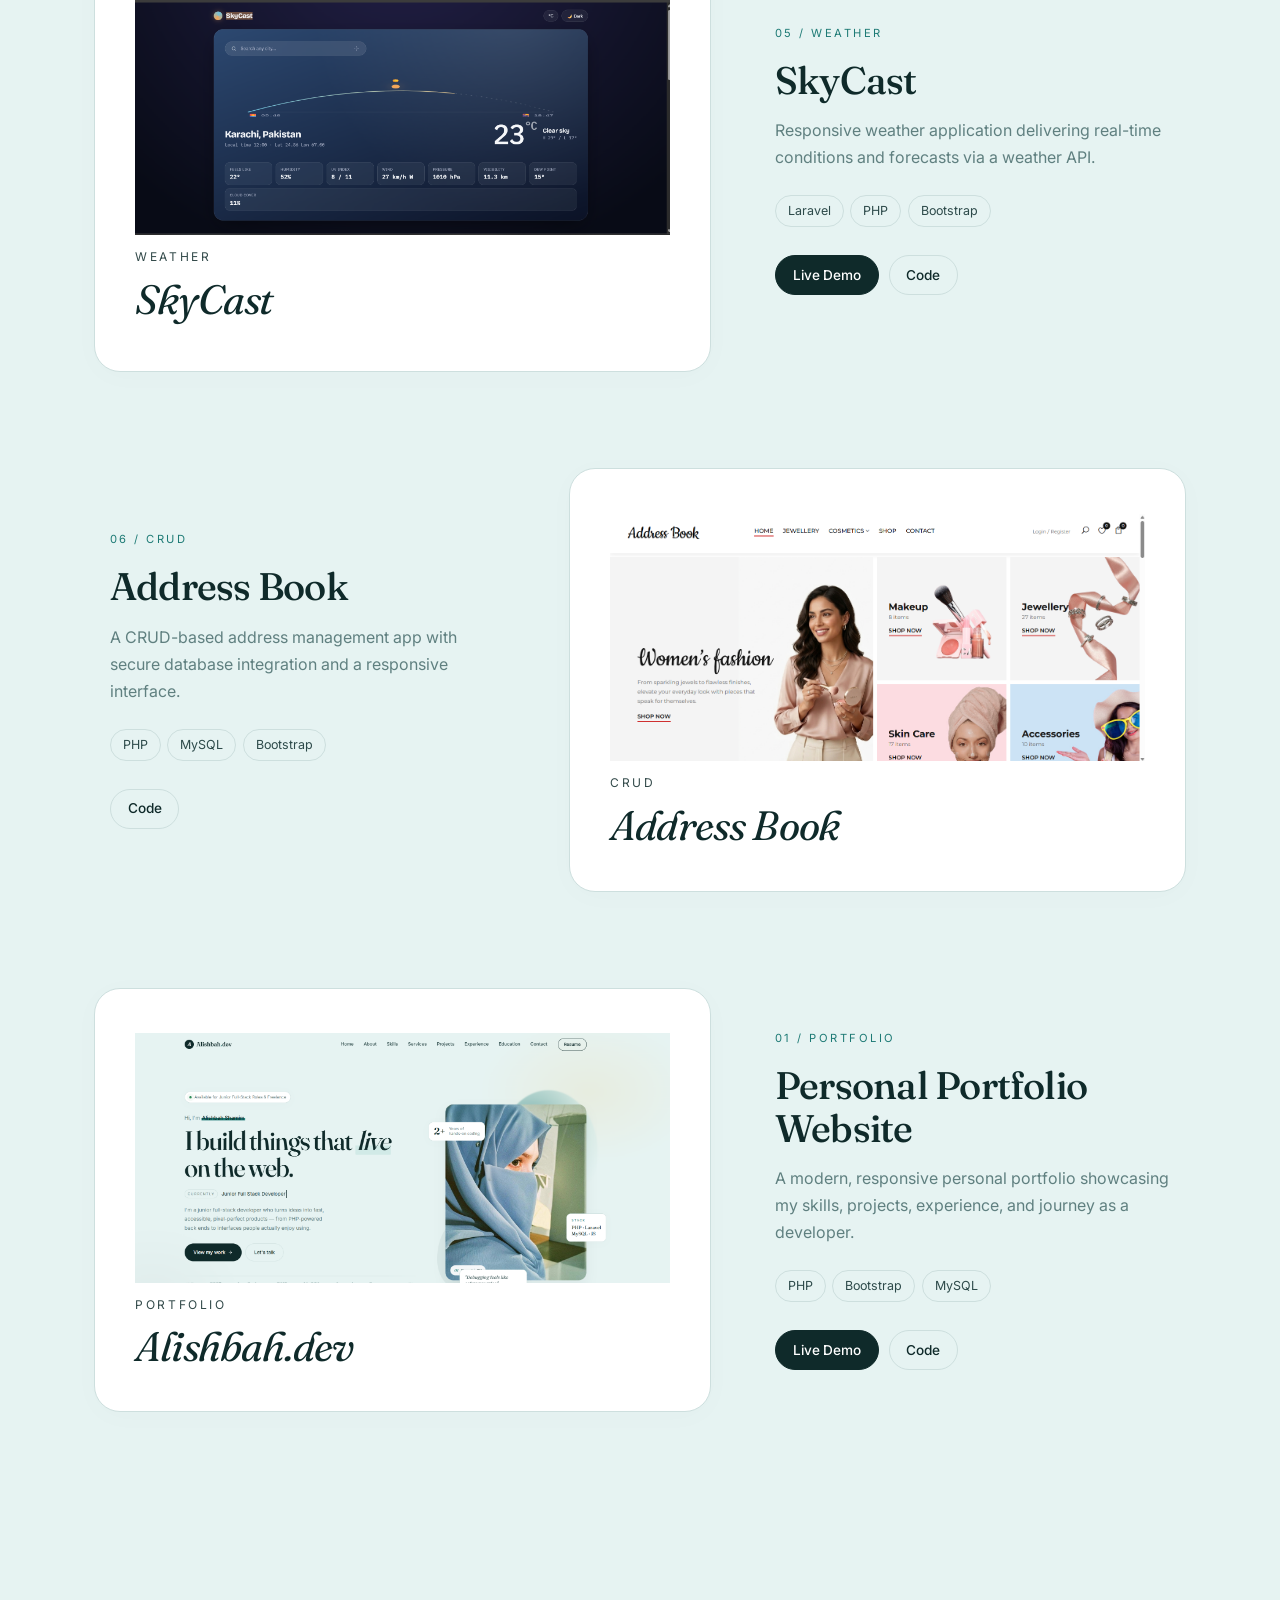
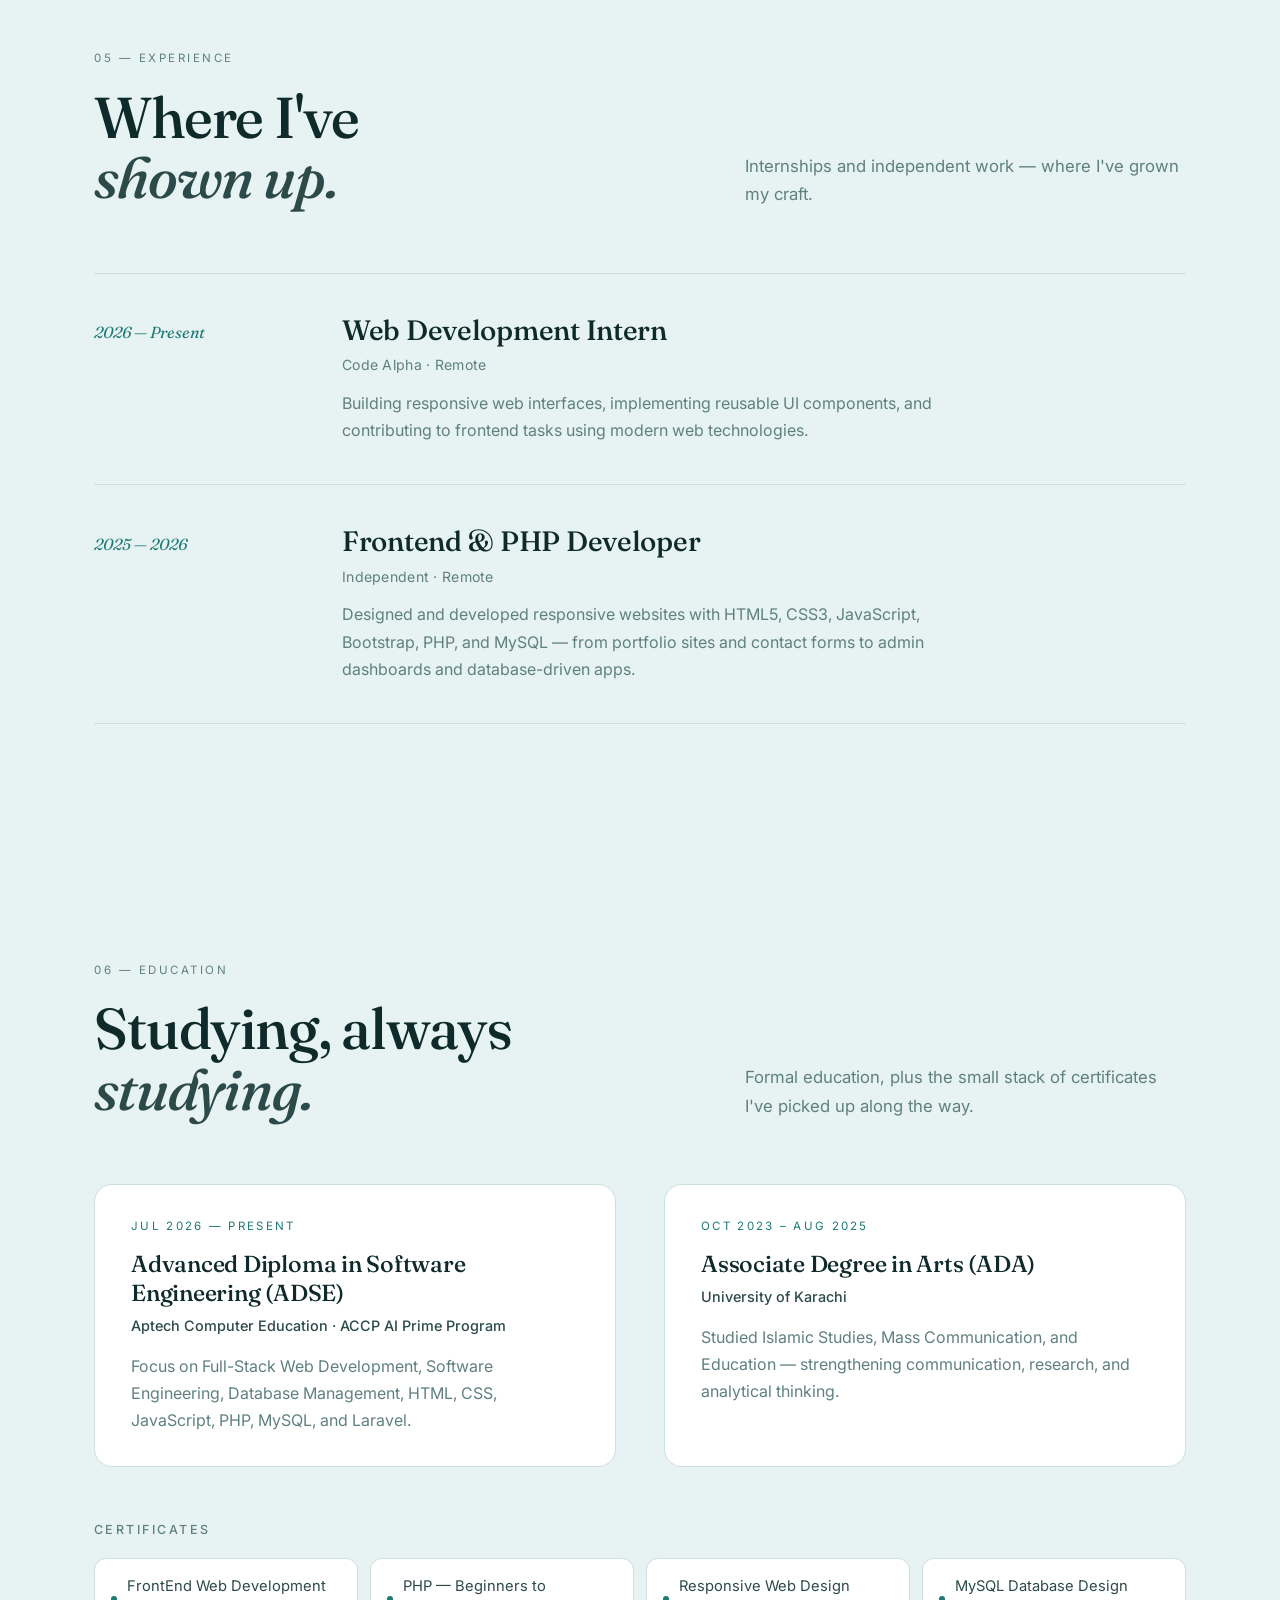
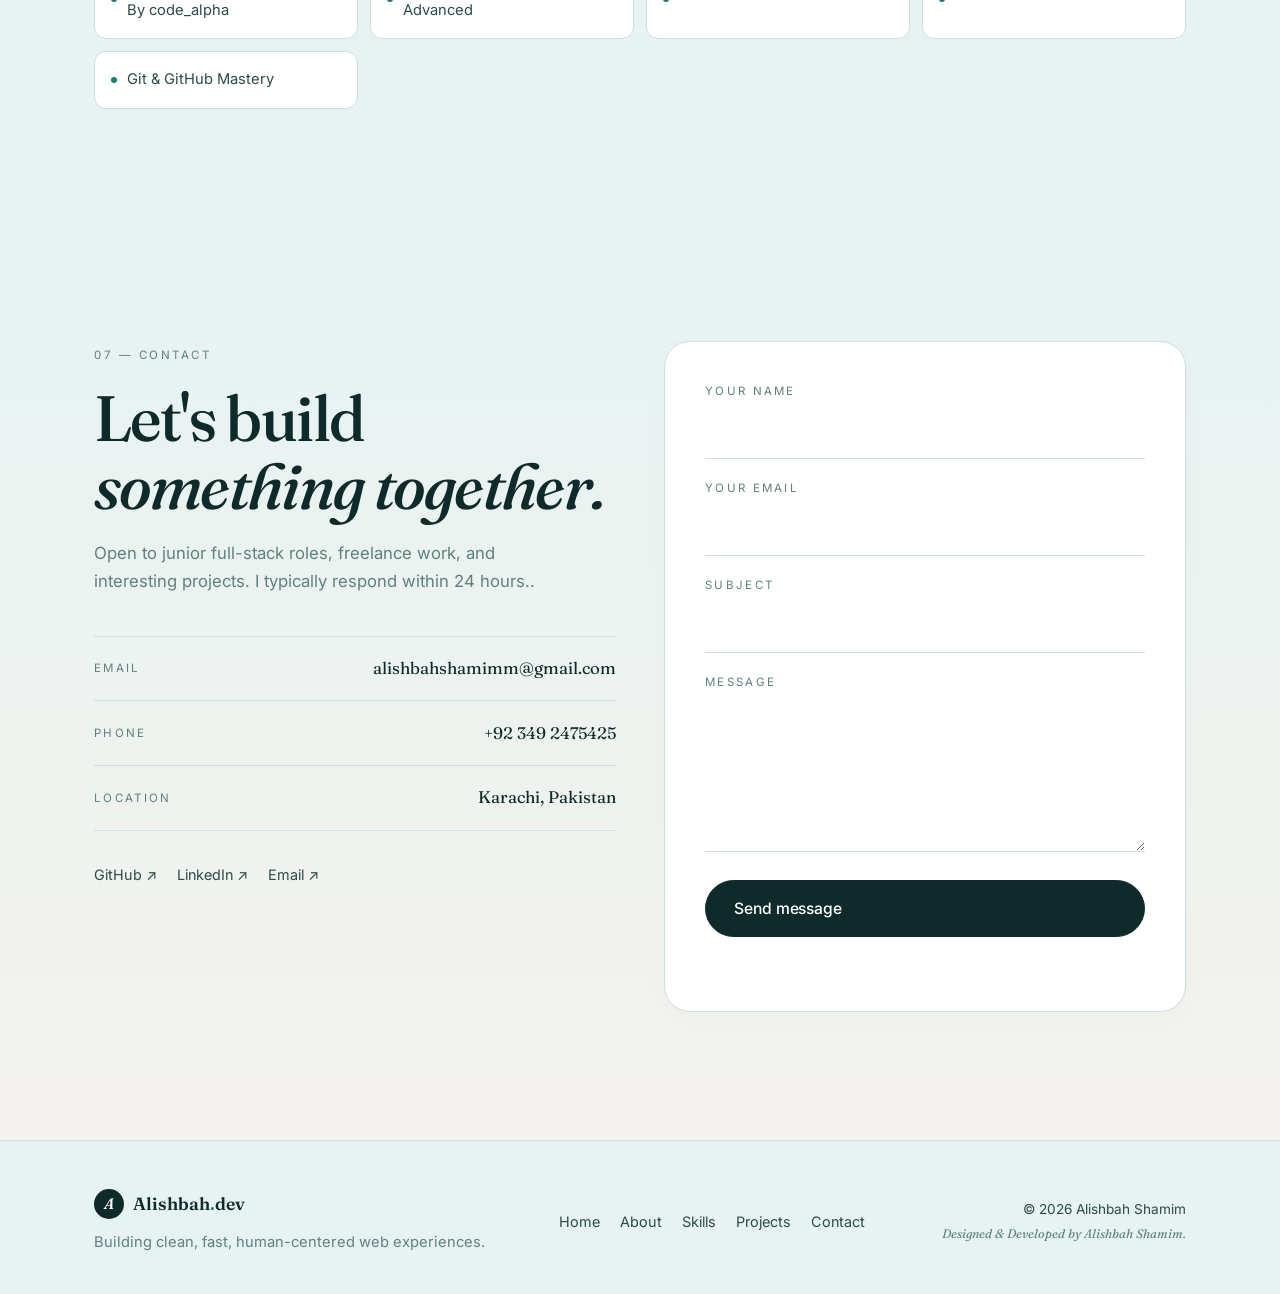
<file: Alishbah-Portfolio (1)/index.html>
<!DOCTYPE html>
<html lang="en">
<head>
  <meta charset="UTF-8" />
  <meta name="viewport" content="width=device-width, initial-scale=1.0" />
  <title>Alishbah Shamim — Junior Full-Stack Developer</title>
  <meta name="description" content="Portfolio of Alishbah Shamim, a junior full-stack web developer building fast, accessible, pixel-perfect products with PHP, MySQL, Laravel, and modern front-end tools." />
  <meta name="author" content="Alishbah Shamim" />

  <!-- Open Graph -->
  <meta property="og:title" content="Alishbah Shamim — Junior Full-Stack Developer" />
  <meta property="og:description" content="I build things that live on the web — fast, accessible, pixel-perfect products from PHP-powered back ends to interfaces people enjoy using." />
  <meta property="og:type" content="website" />
  <meta name="twitter:card" content="summary_large_image" />

  <!-- Fonts -->
  <link rel="preconnect" href="https://fonts.googleapis.com" />
  <link rel="preconnect" href="https://fonts.gstatic.com" crossorigin />
  <link href="https://fonts.googleapis.com/css2?family=Fraunces:opsz,wght@9..144,400;9..144,500;9..144,600;9..144,700&family=Inter:wght@300;400;500;600;700&display=swap" rel="stylesheet" />

  <!-- Bootstrap 5 -->
  <link href="https://cdn.jsdelivr.net/npm/bootstrap@5.3.3/dist/css/bootstrap.min.css" rel="stylesheet" />

  <!-- Local -->
  <link rel="stylesheet" href="css/style.css" />
</head>
<body>

  <!-- Navigation -->
  <nav class="navbar navbar-expand-lg site-nav fixed-top" id="siteNav">
    <div class="container">
      <a class="navbar-brand" href="#home">
        <span class="brand-mark">A</span>
        <span class="brand-text">Alishbah<span class="brand-dot">.</span>dev</span>
      </a>
      <button class="navbar-toggler" type="button" data-bs-toggle="collapse" data-bs-target="#navMenu" aria-controls="navMenu" aria-expanded="false" aria-label="Toggle navigation">
        <span class="toggler-bar"></span>
        <span class="toggler-bar"></span>
      </button>
      <div class="collapse navbar-collapse justify-content-end" id="navMenu">
        <ul class="navbar-nav align-items-lg-center gap-lg-1">
          <li class="nav-item"><a class="nav-link" href="#home">Home</a></li>
          <li class="nav-item"><a class="nav-link" href="#about">About</a></li>
          <li class="nav-item"><a class="nav-link" href="#skills">Skills</a></li>
          <li class="nav-item"><a class="nav-link" href="#services">Services</a></li>
          <li class="nav-item"><a class="nav-link" href="#projects">Projects</a></li>
          <li class="nav-item"><a class="nav-link" href="#experience">Experience</a></li>
          <li class="nav-item"><a class="nav-link" href="#education">Education</a></li>
          <li class="nav-item"><a class="nav-link" href="#contact">Contact</a></li>
          <li class="nav-item ms-lg-3">
            <a class="btn btn-outline-dark btn-resume" href="resume/Alishbah_Shamim_Resume.pdf" download>Resume</a>
          </li>
        </ul>
      </div>
    </div>
  </nav>

  <!-- HERO -->
  <header class="hero" id="home">
    <div class="container">
      <div class="row align-items-center gy-5 hero-row">
        <div class="col-lg-7 hero-left">
          <div class="hero-meta">
            <span class="status-dot"></span>
            <span>Available for Junior Full-Stack Roles &amp; Freelance</span>
          </div>

          <p class="hero-greeting">Hi, I'm <span class="underline-swipe">Alishbah Shamim</span></p>

          <h2 class="hero-title">
            I build things that <em>live</em><br />
            on the web.
          </h2>

          <p class="hero-role">
            <span class="role-label">Currently</span>
            <span class="type-target" id="typeTarget"> A Junior Full Stack Developer</span>
          </p>

          <p class="hero-intro">
            I'm a junior full-stack developer who turns ideas into fast, accessible,
            pixel-perfect products — from PHP-powered back ends to interfaces people
            actually enjoy using.
          </p>

          <div class="hero-actions">
            <a href="#projects" class="btn btn-primary btn-lg btn-ink">
              View my work
              <svg width="16" height="16" viewBox="0 0 24 24" fill="none" stroke="currentColor" stroke-width="2" stroke-linecap="round" stroke-linejoin="round"><line x1="5" y1="12" x2="19" y2="12"/><polyline points="12 5 19 12 12 19"/></svg>
            </a>
            <a href="#contact" class="btn btn-lg btn-ghost">Let's talk</a>
          </div>

          <div class="hero-marquee">
            <div class="marquee-track">
              <span>HTML5</span><span>·</span>
              <span>CSS3</span><span>·</span>
              <span>JavaScript</span><span>·</span>
              <span>PHP</span><span>·</span>
              <span>MySQL</span><span>·</span>
              <span>Laravel</span><span>·</span>
              <span>Bootstrap</span><span>·</span>
              <span>Git</span><span>·</span>
              <span>HTML5</span><span>·</span>
              <span>CSS3</span><span>·</span>
              <span>JavaScript</span><span>·</span>
              <span>PHP</span><span>·</span>
              <span>MySQL</span><span>·</span>
              <span>Laravel</span><span>·</span>
              <span>Bootstrap</span><span>·</span>
              <span>Git</span><span>·</span>
            </div>
          </div>
        </div>

        <div class="col-lg-5 hero-right">
          <div class="portrait-stage">
            <div class="portrait-shape shape-1" aria-hidden="true"></div>
            <div class="portrait-shape shape-2" aria-hidden="true"></div>
            <div class="portrait-frame">
              <img src="assets/images/WhatsApp Image 2026-07-17 at 1.36.47 PM (1).jpeg" alt="Portrait of Alishbah Shamim" />
              <div class="portrait-label">
                <span class="label-index">01</span>
                <span class="label-text">Karachi, PK</span>
              </div>
            </div>

            <div class="floating-card card-experience">
              <span class="fc-num">2+</span>
              <span class="fc-label">Building Web Projects<br/>Since 2025</span>
            </div>

            <div class="floating-card card-stack">
              <span class="fc-tag">Stack</span>
              <span class="fc-body">PHP · Laravel<br/>MySQL · JS</span>
            </div>

            <div class="floating-card card-quote">
              <span class="fc-quote">"Debugging feels like solving puzzles."</span>
            </div>
          </div>
        </div>
      </div>
    </div>

    <div class="hero-scroll">
      <span>Scroll</span>
      <span class="scroll-line"></span>
    </div>
  </header>

  <!-- ABOUT -->
  <section class="section about" id="about">
    <div class="container">
      <div class="section-head">
        <div class="row align-items-end g-4">
          <div class="col-md-7">
            <span class="eyebrow">01 — About</span>
            <h2 class="section-title">A developer who cares about<br/><em>the details in between.</em></h2>
          </div>
          <div class="col-md-5">
            <p class="section-lede">
              I'm a Full-Stack Web Developer focused on dynamic, fast, and responsive
              applications — bridging clean interfaces with reliable back-end logic.
            </p>
          </div>
        </div>
      </div>

      <div class="row g-4 g-lg-5 about-grid">
        <div class="col-lg-7">
          <article class="about-card">
            <span class="card-index">Education</span>
            <h3>Advanced Diploma in Software Engineering</h3>
            <p>
              Currently pursuing ADSE at Aptech Computer Education under the
              ACCP AI Prime Program — deep-diving into Full-Stack Web Development,
              PHP, Laravel, MySQL, JavaScript, and modern software practices.
            </p>
          </article>

          <article class="about-card">
            <span class="card-index">What I care about</span>
            <h3>Responsive interfaces. Honest back-ends.</h3>
            <p>
              I like building things that feel light on the surface and hold up
              underneath — clean UI, well-modeled databases, and code that another
              developer can pick up without a decoder ring.
            </p>
          </article>
        </div>

        <div class="col-lg-5">
          <div class="strengths">
            <h4>Strengths</h4>
            <ul class="strength-list">
              <li><span class="check">✓</span> Fast learner — new stacks in days, not months</li>
              <li><span class="check">✓</span> Detail-obsessed on UI &amp; code quality</li>
              <li><span class="check">✓</span> Comfortable owning a feature from DB to DOM</li>
              <li><span class="check">✓</span> Clear communicator with technical &amp; design stakeholders</li>
            </ul>
          </div>

          <div class="fun-facts">
            <h4>Off the clock</h4>
            <div class="ff-grid">
              <div class="ff"><span>💻</span> Turning ideas into code</div>
              <div class="ff"><span>🌙</span> Best code after 11 PM</div>
              <div class="ff"><span>🌱</span> Always learning something new</div>
              <div class="ff"><span>🧩</span> Debugging = puzzles</div>
            </div>
          </div>
        </div>
      </div>
    </div>
  </section>

  <!-- SKILLS -->
  <section class="section skills" id="skills">
    <div class="container">
      <div class="section-head">
        <div class="row align-items-end g-4">
          <div class="col-md-7">
            <span class="eyebrow">02 — Skills</span>
            <h2 class="section-title">Tools I reach for<br/><em>daily.</em></h2>
          </div>
          <div class="col-md-5">
            <p class="section-lede">
              A snapshot of where I'm confident today — and growing fast.
            </p>
          </div>
        </div>
      </div>

      <div class="row g-4 g-lg-5">
        <div class="col-lg-6">
          <div class="skills-card">
            <div class="sc-head">
              <span class="sc-num">/ 01</span>
              <h3>Front-End Development</h3>
            </div>
            <ul class="skill-list">
              <li>
                <div class="skill-row"><span>HTML5 / CSS3</span><span class="pct">90%</span></div>
                <div class="bar"><i style="--w:90%"></i></div>
              </li>
              <li>
                <div class="skill-row"><span>JavaScript (ES6+)</span><span class="pct">85%</span></div>
                <div class="bar"><i style="--w:85%"></i></div>
              </li>
              <li>
                <div class="skill-row"><span>Laravel (Blade &amp; Views)</span><span class="pct">70%</span></div>
                <div class="bar"><i style="--w:70%"></i></div>
              </li>
            </ul>
          </div>
        </div>

        <div class="col-lg-6">
          <div class="skills-card">
            <div class="sc-head">
              <span class="sc-num">/ 02</span>
              <h3>Back-End &amp; Databases</h3>
            </div>
            <ul class="skill-list">
              <li>
                <div class="skill-row"><span>PHP (OOP)</span><span class="pct">85%</span></div>
                <div class="bar"><i style="--w:85%"></i></div>
              </li>
              <li>
                <div class="skill-row"><span>MySQL</span><span class="pct">80%</span></div>
                <div class="bar"><i style="--w:80%"></i></div>
              </li>
              <li>
                <div class="skill-row"><span>Git &amp; GitHub</span><span class="pct">75%</span></div>
                <div class="bar"><i style="--w:75%"></i></div>
              </li>
            </ul>
          </div>
        </div>
      </div>
    </div>
  </section>

  <!-- SERVICES -->
  <section class="section services" id="services">
    <div class="container">
      <div class="section-head">
        <div class="row align-items-end g-4">
          <div class="col-md-7">
            <span class="eyebrow">03 — Services</span>
            <h2 class="section-title">How I can<br/><em>help.</em></h2>
          </div>
          <div class="col-md-5">
            <p class="section-lede">Freelance-ready and full-time hire-ready.</p>
          </div>
        </div>
      </div>

      <div class="row g-4 g-lg-5">
        <div class="col-md-6">
          <article class="service-card">
            <div class="sv-icon">
              <svg width="28" height="28" viewBox="0 0 24 24" fill="none" stroke="currentColor" stroke-width="1.6" stroke-linecap="round" stroke-linejoin="round"><rect x="2" y="4" width="20" height="14" rx="2"/><line x1="2" y1="10" x2="22" y2="10"/><circle cx="5" cy="7" r=".5" fill="currentColor"/><circle cx="7" cy="7" r=".5" fill="currentColor"/></svg>
            </div>
            <span class="sv-index">Service 01</span>
            <h3>Front-End Web UI</h3>
            <p>Responsive, accessible, and clean user interfaces — with real attention to spacing, hierarchy, and micro-interactions.</p>
            <ul class="sv-tags">
              <li>Landing pages</li><li>Component systems</li><li>Responsive layouts</li>
            </ul>
          </article>
        </div>
        <div class="col-md-6">
          <article class="service-card">
            <div class="sv-icon">
              <svg width="28" height="28" viewBox="0 0 24 24" fill="none" stroke="currentColor" stroke-width="1.6" stroke-linecap="round" stroke-linejoin="round"><ellipse cx="12" cy="5" rx="9" ry="3"/><path d="M3 5v6c0 1.7 4 3 9 3s9-1.3 9-3V5"/><path d="M3 11v6c0 1.7 4 3 9 3s9-1.3 9-3v-6"/></svg>
            </div>
            <span class="sv-index">Service 02</span>
            <h3>Full-Stack PHP Solutions</h3>
            <p>Secure PHP applications with structured MySQL databases — dashboards, CRUD systems, and scalable backends.</p>
            <ul class="sv-tags">
              <li>PHP / Laravel</li><li>MySQL schemas</li><li>Admin dashboards</li>
            </ul>
          </article>
        </div>
      </div>
    </div>
  </section>

  <!-- PROJECTS -->
  <section class="section projects" id="projects">
    <div class="container">
      <div class="section-head">
        <div class="row align-items-end g-4">
          <div class="col-md-7">
            <span class="eyebrow">04 — Selected work</span>
            <h2 class="section-title">Featured<br/><em>projects.</em></h2>
          </div>
          <div class="col-md-5">
            <p class="section-lede">Things I've built — from small utilities to full-stack apps.</p>
          </div>
        </div>

        <div class="filters" role="tablist" aria-label="Project filters">
          <button class="filter active" data-filter="all">All</button>
          <button class="filter" data-filter="php">PHP</button>
          <button class="filter" data-filter="frontend">Frontend</button>
        </div>
      </div>

      <div class="project-list">

        <article class="project" data-tags="php frontend">
          <div class="row g-4 g-lg-5 align-items-center">
            <div class="col-lg-7 order-lg-1">
              <div class="thumb thumb-01">
                <div class="thumb-inner">
                  <IMG src="assets/images/portfolio.png"></IMG>
                  <span class="thumb-eyebrow">Portfolio</span>
                  <span class="thumb-headline">Alishbah.dev</span>
                </div>
              </div>
            </div>
            <div class="col-lg-5 order-lg-2">
              <div class="project-body">
                <span class="p-index">01 / Portfolio</span>
                <h3>Backend Portfolio Website</h3>
                <p>A modern, responsive personal portfolio showcasing my skills, projects, experience, and journey as a developer.</p>
                <ul class="tech">
                  <li>PHP</li><li>Bootstrap</li><li>MySQL</li>
                </ul>
                <div class="p-actions">
                  <a href="https://alishbahshamimm-svg.github.io/Port_folio/" class="btn btn-ink btn-sm">Live Demo</a>
                  <a href="https://github.com/alishbahshamimm-svg" class="btn btn-ghost btn-sm">Code</a>
                </div>
              </div>
            </div>
          </div>
        </article>

        <article class="project" data-tags="frontend">
          <div class="row g-4 g-lg-5 align-items-center">
            <div class="col-lg-7 order-lg-2">
              <div class="thumb thumb-02">
                <div class="thumb-inner">
                    <IMG src="assets/images/calculator.png"></IMG>
                  <span class="thumb-eyebrow">Utility</span>
                  <span class="thumb-headline">Nova Calculator Pro</span>
                </div>
              </div>
            </div>
            <div class="col-lg-5 order-lg-1">
              <div class="project-body">
                <span class="p-index">02 / Utility</span>
                <h3>Nova Calculator Pro</h3>
                <p>A modern responsive calculator with real-time calculations, keyboard support, a clean UI, and thoughtful error handling.</p>
                <ul class="tech">
                  <li>HTML5</li><li>CSS3</li><li>JavaScript</li>
                </ul>
                <div class="p-actions">
                  <a href="https://alishbahshamimm-svg.github.io/CodeAlpha_PremiumCalculator/" class="btn btn-ink btn-sm">Live Demo</a>
                  <a href="https://github.com/alishbahshamimm-svg" class="btn btn-ghost btn-sm">Code</a>
                </div>
              </div>
            </div>
          </div>
        </article>

        <article class="project" data-tags="php">
          <div class="row g-4 g-lg-5 align-items-center">
            <div class="col-lg-7 order-lg-1">
              <div class="thumb thumb-03">
                <div class="thumb-inner">
                     <IMG src="assets/images/music.png"></IMG>
                  <span class="thumb-eyebrow">Media</span>
                  <span class="thumb-headline">Aurora Music Player</span>
                </div>
              </div>
            </div>
            <div class="col-lg-5 order-lg-2">
              <div class="project-body">
                <span class="p-index">03 / Media</span>
                <h3>Aurora Music Player</h3>
                <p>Responsive web music player with playback controls, playlists, progress tracking, and volume control.</p>
                <ul class="tech">
                  <li>PHP</li><li>MySQL</li><li>Bootstrap</li>
                </ul>
                <div class="p-actions">
                  <a href="https://alishbahshamimm-svg.github.io/CodeAlpha_AuroraMusicPlayer/" class="btn btn-ink btn-sm">Live Demo</a>
                  <a href="https://github.com/alishbahshamimm-svg/CodeAlpha_AuroraMusicPlayer" class="btn btn-ghost btn-sm">Code</a>
                </div>
              </div>
            </div>
          </div>
        </article>

        <article class="project" data-tags="frontend">
          <div class="row g-4 g-lg-5 align-items-center">
            <div class="col-lg-7 order-lg-2">
              <div class="thumb thumb-04">
                <div class="thumb-inner">
                       <IMG src="assets/images/moment.png"></IMG>
                  <span class="thumb-eyebrow">Gallery</span>
                  <span class="thumb-headline">Moments</span>
                </div>
              </div>
            </div>
            <div class="col-lg-5 order-lg-1">
              <div class="project-body">
                <span class="p-index">04 / Gallery</span>
                <h3>Moments</h3>
                <p>A quiet, elegant platform for capturing, organizing, and sharing memories through curated photo collections.</p>
                <ul class="tech">
                  <li>HTML</li><li>CSS</li><li>Bootstrap</li>
                </ul>
                <div class="p-actions">
                  <a href="https://alishbahshamimm-svg.github.io/project_moment/" class="btn btn-ink btn-sm">Live Demo</a>
                  <a href="https://github.com/alishbahshamimm-svg/project_moment" class="btn btn-ghost btn-sm">Code</a>
                </div>
              </div>
            </div>
          </div>
        </article>

        <article class="project" data-tags="frontend">
          <div class="row g-4 g-lg-5 align-items-center">
            <div class="col-lg-7 order-lg-1">
              <div class="thumb thumb-05">
                <div class="thumb-inner">
                  <img src="assets/images/skycast.png" alt="">
                  <span class="thumb-eyebrow">Weather</span>
                  <span class="thumb-headline">SkyCast</span>
                </div>
              </div>
            </div>
            <div class="col-lg-5 order-lg-2">
              <div class="project-body">
                <span class="p-index">05 / Weather</span>
                <h3>SkyCast</h3>
                <p>Responsive weather application delivering real-time conditions and forecasts via a weather API.</p>
                <ul class="tech">
                  <li>Laravel</li><li>PHP</li><li>Bootstrap</li>
                </ul>
                <div class="p-actions">
                  <a href="https://alishbahshamimm-svg.github.io/skyCast/" class="btn btn-ink btn-sm">Live Demo</a>
                  <a href="https://github.com/alishbahshamimm-svg/skyCast" class="btn btn-ghost btn-sm">Code</a>
                </div>
              </div>
            </div>
          </div>
        </article>

        <article class="project" data-tags="php">
          <div class="row g-4 g-lg-5 align-items-center">
            <div class="col-lg-7 order-lg-2">
              <div class="thumb thumb-06">
                <div class="thumb-inner">
                  <img src="assets/images/address book.png" alt="">
                  <span class="thumb-eyebrow">CRUD</span>
                  <span class="thumb-headline">Address Book</span>
                </div>
              </div>
            </div>
            <div class="col-lg-5 order-lg-1">
              <div class="project-body">
                <span class="p-index">06 / CRUD</span>
                <h3>Address Book</h3>
                <p>A CRUD-based address management app with secure database integration and a responsive interface.</p>
                <ul class="tech">
                  <li>PHP</li><li>MySQL</li><li>Bootstrap</li>
                </ul>
                <div class="p-actions">
                  <a href="https://github.com/alishbahshamimm-svg/AddressBook-Ecommerce-PHP-MySQL" class="btn btn-ghost btn-sm">Code</a>
                </div>
              </div>
            </div>
          </div>
        </article>


        <article class="project" data-tags="php frontend">
          <div class="row g-4 g-lg-5 align-items-center">
            <div class="col-lg-7 order-lg-1">
              <div class="thumb thumb-01">
                <div class="thumb-inner">
                  <IMG src="assets/images/new portfolio.png"></IMG>
                  <span class="thumb-eyebrow">Portfolio</span>
                  <span class="thumb-headline">Alishbah.dev</span>
                </div>
              </div>
            </div>
            <div class="col-lg-5 order-lg-2">
              <div class="project-body">
                <span class="p-index">01 / Portfolio</span>
                <h3>Personal Portfolio Website</h3>
                <p>A modern, responsive personal portfolio showcasing my skills, projects, experience, and journey as a developer.</p>
                <ul class="tech">
                  <li>PHP</li><li>Bootstrap</li><li>MySQL</li>
                </ul>
                <div class="p-actions">
                  <a href="https://alishbahshamimm-svg.github.io/_Portfolio_/" class="btn btn-ink btn-sm">Live Demo</a>
                  <a href="https://github.com/alishbahshamimm-svg" class="btn btn-ghost btn-sm">Code</a>
                </div>
              </div>
            </div>
          </div>
        </article>

      </div>
    </div>
  </section>

  <!-- EXPERIENCE -->
  <section class="section experience" id="experience">
    <div class="container">
      <div class="section-head">
        <div class="row align-items-end g-4">
          <div class="col-md-7">
            <span class="eyebrow">05 — Experience</span>
            <h2 class="section-title">Where I've<br/><em>shown up.</em></h2>
          </div>
          <div class="col-md-5">
            <p class="section-lede">Internships and independent work — where I've grown my craft.</p>
          </div>
        </div>
      </div>

      <div class="timeline">
        <div class="tl-item">
          <div class="tl-year">2026 — Present</div>
          <div class="tl-body">
            <div class="tl-head">
              <h3>Web Development Intern</h3>
              <span class="tl-company">Code Alpha · Remote</span>
            </div>
            <p>Building responsive web interfaces, implementing reusable UI components, and contributing to frontend tasks using modern web technologies.</p>
          </div>
        </div>

        <div class="tl-item">
          <div class="tl-year">2025 — 2026</div>
          <div class="tl-body">
            <div class="tl-head">
              <h3>Frontend &amp; PHP Developer</h3>
              <span class="tl-company">Independent · Remote</span>
            </div>
            <p>Designed and developed responsive websites with HTML5, CSS3, JavaScript, Bootstrap, PHP, and MySQL — from portfolio sites and contact forms to admin dashboards and database-driven apps.</p>
          </div>
        </div>
      </div>
    </div>
  </section>

  <!-- EDUCATION + CERTS -->
  <section class="section education" id="education">
    <div class="container">
      <div class="section-head">
        <div class="row align-items-end g-4">
          <div class="col-md-7">
            <span class="eyebrow">06 — Education</span>
            <h2 class="section-title">Studying, always<br/><em>studying.</em></h2>
          </div>
          <div class="col-md-5">
            <p class="section-lede">Formal education, plus the small stack of certificates I've picked up along the way.</p>
          </div>
        </div>
      </div>

      <div class="row g-4 g-lg-5">
        <div class="col-lg-6">
          <article class="edu-card">
            <span class="edu-year">Jul 2026 — Present</span>
            <h3>Advanced Diploma in Software Engineering (ADSE)</h3>
            <p class="edu-school">Aptech Computer Education · ACCP AI Prime Program</p>
            <p>Focus on Full-Stack Web Development, Software Engineering, Database Management, HTML, CSS, JavaScript, PHP, MySQL, and Laravel.</p>
          </article>
        </div>
        <div class="col-lg-6">
          <article class="edu-card">
            <span class="edu-year">Oct 2023 – Aug 2025</span>
            <h3>Associate Degree in Arts (ADA)</h3>
            <p class="edu-school">University of Karachi</p>
            <p>Studied Islamic Studies, Mass Communication, and Education — strengthening communication, research, and analytical thinking.</p>
          </article>
        </div>
      </div>

      <div class="certs">
        <h4>Certificates</h4>
        <div class="cert-row">
          <div class="cert">FrontEnd Web Development By code_alpha</div>
        
          <div class="cert">PHP — Beginners to Advanced</div>
          <div class="cert">Responsive Web Design</div>
          <div class="cert">MySQL Database Design</div>
          <div class="cert">Git &amp; GitHub Mastery</div>
        </div>
      </div>
    </div>
  </section>

  <!-- CONTACT -->
  <section class="section contact" id="contact">
    <div class="container">
      <div class="row g-5 align-items-start">
        <div class="col-lg-6">
          <span class="eyebrow">07 — Contact</span>
          <h2 class="contact-title">Let's build<br/><em>something together.</em></h2>
          <p class="contact-lede">Open to junior full-stack roles, freelance work, and interesting projects. I typically respond within 24 hours..</p>

          <div class="contact-details">
            <a class="cd" href="mailto:alishbahshamimm@gmail.com">
              <span class="cd-label">Email</span>
              <span class="cd-value">alishbahshamimm@gmail.com</span>
            </a>
            <a class="cd" href="tel:+923492475425">
              <span class="cd-label">Phone</span>
              <span class="cd-value">+92 349 2475425</span>
            </a>
            <div class="cd">
              <span class="cd-label">Location</span>
              <span class="cd-value">Karachi, Pakistan</span>
            </div>
          </div>

          <div class="socials">
            <a href="https://github.com/alishbahshamimm-svg" aria-label="GitHub">GitHub ↗</a>
            <a href="https://www.linkedin.com/in/alishbah-shamim-40313239b/" aria-label="LinkedIn">LinkedIn ↗</a>
            <a href="alishbahshamimm@gmail.com" aria-label="Email">Email ↗</a>
          </div>
        </div>

        <div class="col-lg-6">
          <form class="contact-form" id="contactForm" novalidate>
            <div class="field">
              <label for="c-name">Your name</label>
              <input type="text" id="c-name" name="name" required autocomplete="name" />
            </div>
            <div class="field">
              <label for="c-email">Your email</label>
              <input type="email" id="c-email" name="email" required autocomplete="email" />
            </div>
            <div class="field">
              <label for="c-subject">Subject</label>
              <input type="text" id="c-subject" name="subject" required />
            </div>
            <div class="field">
              <label for="c-message">Message</label>
              <textarea id="c-message" name="message" rows="5" required></textarea>
            </div>
            <button type="submit" class="btn btn-ink btn-lg w-100">Send message</button>
            <p class="form-status" id="formStatus" role="status" aria-live="polite"></p>
          </form>
        </div>
      </div>
    </div>
  </section>

  <!-- FOOTER -->
  <footer class="site-footer">
    <div class="container">
      <div class="row g-4 align-items-center">
        <div class="col-md-5">
          <a class="footer-brand" href="#home">
            <span class="brand-mark">A</span>
            <span>Alishbah<span class="brand-dot">.</span>dev</span>
          </a>
          <p class="footer-tag">Building clean, fast, human-centered web experiences.</p>
        </div>
        <div class="col-md-4">
          <ul class="footer-nav">
            <li><a href="#home">Home</a></li>
            <li><a href="#about">About</a></li>
            <li><a href="#skills">Skills</a></li>
            <li><a href="#projects">Projects</a></li>
            <li><a href="#contact">Contact</a></li>
          </ul>
        </div>
        <div class="col-md-3 text-md-end">
          <p class="footer-copy">© <span id="year"></span> Alishbah Shamim</p>
          <p class="footer-sub">Designed &amp; Developed by Alishbah Shamim.</p>
        </div>
      </div>
    </div>
  </footer>

  <!-- Bootstrap JS -->
  <script src="https://cdn.jsdelivr.net/npm/bootstrap@5.3.3/dist/js/bootstrap.bundle.min.js"></script>
  <script src="js/script.js"></script>
</body>
</html>
</file>
<file: css/style.css>
/* =========================================================
   Alishbah.dev — Personal Portfolio
   Editorial, minimal, handcrafted.
   ========================================================= */

:root {


--bg: #E6F3F2;        /* Fresh minty soft background */
  --surface: #FFFFFF;   /* Clean white for cards and sections */
  --ink: #0F2A2A;       /* Deep dark teal for crisp premium text */
  --ink-2: #2D4A4A;     /* Soft medium teal for secondary text */
  --muted: #608080;     /* Elegant muted sage/teal text */
  --line: #CDDFDE;      /* Very thin, clean minty border lines */
  --line-2: #E1ECEB;    /* Subtle background accent lines */
  --accent: #1D7A75;    /* Premium Deep Teal (Jo image ka main brand color hai) */
  --accent-soft: #D1EAE7; /* Soft pastel mint for button/link hovers */
  --success: #2E8B57;   /* Classic sea green success state */
  --radius: 18px;
  --radius-lg: 26px;
  
  /* Multi-layered premium shadows to give that elegant floating UI look */
  --shadow-soft: 0 4px 30px rgba(15, 42, 42, 0.02);
  --shadow-lift: 0 20px 40px rgba(15, 42, 42, 0.06);

  --font-sans: 'Inter', system-ui, -apple-system, Segoe UI, Roboto, sans-serif;
  --font-serif: 'Fraunces', 'Times New Roman', serif;;
}

* { box-sizing: border-box; min-width: 0; }

html, body { max-width: 100%; overflow-x: hidden; }
html { scroll-behavior: smooth; -webkit-text-size-adjust: 100%; }

body {
  margin: 0;
  font-family: var(--font-sans);
  color: var(--ink);
  background: var(--bg);
  font-size: 16px;
  line-height: 1.6;
  -webkit-font-smoothing: antialiased;
  -moz-osx-font-smoothing: grayscale;
  word-wrap: break-word;
  overflow-wrap: break-word;
}

img, svg, video { max-width: 100%; height: auto; }

img { max-width: 100%; display: block; }
a { color: inherit; text-decoration: none; transition: color .25s ease; }
a:hover { color: var(--ink); }

::selection { background: var(--accent); color: var(--ink); }

/* ---------- Buttons ---------- */
.btn {
  font-family: var(--font-sans);
  font-weight: 500;
  border-radius: 999px;
  padding: 0.85rem 1.5rem;
  letter-spacing: -0.005em;
  transition: transform .25s ease, background .25s ease, color .25s ease, border-color .25s ease, box-shadow .25s ease;
  display: inline-flex;
  align-items: center;
  gap: 0.5rem;
}
.btn-lg { padding: 1rem 1.75rem; font-size: 0.98rem; }
.btn-sm { padding: 0.55rem 1.05rem; font-size: 0.85rem; }

.btn-ink {
  background: var(--ink);
  color: #fff;
  border: 1px solid var(--ink);
}
.btn-ink:hover {
  background: #000;
  color: #fff;
  transform: translateY(-2px);
  box-shadow: 0 12px 30px -12px rgba(0,0,0,0.35);
}

.btn-ghost {
  background: transparent;
  color: var(--ink);
  border: 1px solid var(--line);
}
.btn-ghost:hover {
  border-color: var(--ink);
  color: var(--ink);
  transform: translateY(-2px);
}

.btn-outline-dark {
  border: 1px solid var(--ink);
  color: var(--ink);
  border-radius: 999px;
  padding: 0.55rem 1.15rem;
  font-size: 0.9rem;
}
.btn-outline-dark:hover {
  background: var(--ink);
  color: #fff;
}

.btn-primary.btn-ink { background: var(--ink); border-color: var(--ink); }

/* ---------- Navigation ---------- */
.site-nav {
  padding: 1.1rem 0;
  background: transparent;
  transition: background .35s ease, box-shadow .35s ease, padding .35s ease, border-color .35s ease;
  border-bottom: 1px solid transparent;
  z-index: 1030;
}
.site-nav.scrolled {
  background: rgba(250, 250, 250, 0.88);
  backdrop-filter: saturate(160%) blur(14px);
  -webkit-backdrop-filter: saturate(160%) blur(14px);
  border-bottom-color: var(--line);
  padding: 0.7rem 0;
}

.navbar-brand {
  display: inline-flex;
  align-items: center;
  gap: 0.55rem;
  font-family: var(--font-serif);
  font-weight: 600;
  font-size: 1.15rem;
  color: var(--ink);
}
.brand-mark {
  width: 30px; height: 30px;
  border-radius: 50%;
  background: var(--ink);
  color: #fff;
  display: inline-flex;
  align-items: center;
  justify-content: center;
  font-family: var(--font-serif);
  font-weight: 600;
  font-size: 0.95rem;
  font-style: italic;
}
.brand-dot { color: var(--accent); }

.navbar-nav .nav-link {
  color: var(--ink-2);
  font-size: 0.92rem;
  font-weight: 500;
  padding: 0.45rem 0.9rem !important;
  position: relative;
}
.navbar-nav .nav-link::after {
  content: "";
  position: absolute;
  left: 0.9rem; right: 0.9rem; bottom: 0.35rem;
  height: 1px;
  background: var(--ink);
  transform: scaleX(0);
  transform-origin: left;
  transition: transform .3s ease;
}
.navbar-nav .nav-link:hover::after,
.navbar-nav .nav-link.active::after { transform: scaleX(1); }
.navbar-nav .nav-link.active { color: var(--ink); }

.navbar-toggler {
  border: 1px solid var(--line);
  padding: 0.5rem 0.65rem;
  border-radius: 10px;
}
.navbar-toggler:focus { box-shadow: none; }
.toggler-bar {
  display: block;
  width: 20px; height: 1.5px;
  background: var(--ink);
  margin: 4px 0;
}

/* ---------- Hero ---------- */
.hero {
  position: relative;
  padding: 11rem 0 6rem;
  overflow: hidden;
}
.hero::before {
  content: "";
  position: absolute;
  inset: 0;
  background:
    radial-gradient(600px 400px at 85% 20%, rgba(244,180,60,0.10), transparent 60%),
    radial-gradient(500px 400px at 10% 90%, rgba(30,30,30,0.03), transparent 60%);
  pointer-events: none;
}
.hero-row { position: relative; z-index: 1; }

.hero-meta {
  display: inline-flex;
  align-items: center;
  gap: 0.55rem;
  padding: 0.45rem 0.9rem;
  border: 1px solid var(--line);
  border-radius: 999px;
  background: #fff;
  font-size: 0.82rem;
  color: var(--muted);
  margin-bottom: 2.25rem;
  box-shadow: var(--shadow-soft);
}
.status-dot {
  width: 8px; height: 8px;
  border-radius: 50%;
  background: var(--success);
  box-shadow: 0 0 0 4px rgba(46, 139, 87, 0.15);
  animation: pulse 2s ease-in-out infinite;
}
@keyframes pulse {
  0%,100% { box-shadow: 0 0 0 4px rgba(46,139,87,0.15); }
  50%     { box-shadow: 0 0 0 8px rgba(46,139,87,0.05); }
}

.hero-greeting {
  font-family: var(--font-sans);
  font-size: 1.05rem;
  color: var(--muted);
  margin: 0 0 1rem;
  font-weight: 400;
}
.underline-swipe {
  color: var(--ink);
  font-weight: 500;
  position: relative;
  background-image: linear-gradient(var(--accent), var(--accent));
  background-repeat: no-repeat;
  background-size: 100% 8px;
  background-position: 0 88%;
  padding: 0 2px;
}

.hero-title {
  font-family: var(--font-serif);
  font-weight: 500;
  font-size: clamp(2.6rem, 6.5vw, 5.4rem);
  line-height: 1.02;
  letter-spacing: -0.03em;
  margin: 0 0 1.75rem;
  color: var(--ink);
}
.hero-title em {
  font-style: italic;
  color: var(--ink);
  position: relative;
  padding: 0 0.05em;
}
.hero-title em::after {
  content: "";
  position: absolute;
  left: 0; right: 0; bottom: 0.08em;
  height: 0.35em;
  background: var(--accent-soft);
  z-index: -1;
  border-radius: 2px;
}

.hero-role {
  font-size: 1rem;
  color: var(--ink-2);
  margin: 0 0 1.5rem;
  display: flex;
  align-items: center;
  gap: 0.75rem;
  flex-wrap: wrap;
}
.role-label {
  font-size: 0.72rem;
  text-transform: uppercase;
  letter-spacing: 0.18em;
  color: var(--muted);
  padding: 0.25rem 0.6rem;
  border: 1px solid var(--line);
  border-radius: 999px;
}
.type-target {
  font-weight: 500;
  border-right: 2px solid var(--ink);
  padding-right: 3px;
  animation: caret 0.9s steps(1) infinite;
}
@keyframes caret {
  50% { border-color: transparent; }
}

.hero-intro {
  max-width: 46ch;
  font-size: 1.05rem;
  color: var(--muted);
  margin: 0 0 2.25rem;
  line-height: 1.75;
}

.hero-actions {
  display: flex;
  gap: 0.75rem;
  flex-wrap: wrap;
  margin-bottom: 3rem;
}

.hero-marquee {
  border-top: 1px solid var(--line);
  border-bottom: 1px solid var(--line);
  padding: 0.9rem 0;
  overflow: hidden;
  mask-image: linear-gradient(90deg, transparent, #000 12%, #000 88%, transparent);
}
.marquee-track {
  display: inline-flex;
  gap: 1.5rem;
  white-space: nowrap;
  animation: marquee 28s linear infinite;
  font-family: var(--font-serif);
  font-style: italic;
  color: var(--muted);
  font-size: 1rem;
}
.marquee-track span:nth-child(even) { color: var(--accent); }
@keyframes marquee {
  from { transform: translateX(0); }
  to   { transform: translateX(-50%); }
}

/* Portrait stage */
.portrait-stage {
  position: relative;
  aspect-ratio: 4 / 5;
  max-width: 460px;
  margin-left: auto;
}
.portrait-frame {
  position: absolute;
  inset: 0;
  border-radius: var(--radius-lg);
  overflow: hidden;
  background: var(--line-2);
  box-shadow: var(--shadow-lift);
  z-index: 2;
}
.portrait-frame img {
  width: 100%; height: 100%;
  object-fit: cover;
  transform: scale(1.02);
  transition: transform .8s ease;
}
.portrait-frame:hover img { transform: scale(1.06); }

.portrait-label {
  position: absolute;
  left: 1rem; bottom: 1rem;
  background: rgba(255,255,255,0.92);
  backdrop-filter: blur(8px);
  padding: 0.4rem 0.75rem;
  border-radius: 999px;
  display: inline-flex;
  align-items: center;
  gap: 0.55rem;
  font-size: 0.78rem;
  color: var(--ink);
  box-shadow: var(--shadow-soft);
}
.label-index {
  font-family: var(--font-serif);
  font-style: italic;
  color: var(--accent);
}

.portrait-shape {
  position: absolute;
  border-radius: 50%;
  z-index: 1;
}
.shape-1 {
  width: 70%; height: 70%;
  background: radial-gradient(circle at 30% 30%, var(--accent) 0%, var(--accent-soft) 55%, transparent 75%);
  top: -8%; right: -8%;
  filter: blur(2px);
  opacity: 0.55;
}
.shape-2 {
  width: 40%; height: 40%;
  background: var(--ink);
  bottom: -6%; left: -6%;
  border-radius: 40% 60% 55% 45% / 55% 45% 55% 45%;
  opacity: 0.06;
}

.floating-card {
  position: absolute;
  background: #fff;
  border: 1px solid var(--line);
  border-radius: 14px;
  padding: 0.85rem 1rem;
  box-shadow: var(--shadow-soft);
  z-index: 3;
  display: flex;
  align-items: center;
  gap: 0.75rem;
  transition: transform .35s ease, box-shadow .35s ease;
}
.floating-card:hover { transform: translateY(-4px); box-shadow: var(--shadow-lift); }

.card-experience {
  top: 10%; left: -12%;
}
.card-experience .fc-num {
  font-family: var(--font-serif);
  font-size: 2rem;
  font-weight: 600;
  line-height: 1;
  color: var(--ink);
}
.card-experience .fc-label {
  font-size: 0.78rem;
  color: var(--muted);
  line-height: 1.3;
}

.card-stack {
  bottom: 22%; right: -14%;
  flex-direction: column;
  align-items: flex-start;
  gap: 0.25rem;
}
.card-stack .fc-tag {
  font-size: 0.68rem;
  text-transform: uppercase;
  letter-spacing: 0.18em;
  color: var(--accent);
}
.card-stack .fc-body {
  font-family: var(--font-serif);
  font-size: 0.95rem;
  color: var(--ink);
  line-height: 1.35;
}

.card-quote {
  bottom: -6%; left: 10%;
  max-width: 220px;
}
.card-quote .fc-quote {
  font-family: var(--font-serif);
  font-style: italic;
  font-size: 0.9rem;
  color: var(--ink-2);
  line-height: 1.4;
}

.hero-scroll {
  display: flex;
  align-items: center;
  gap: 0.75rem;
  position: absolute;
  bottom: 2rem;
  left: 50%;
  transform: translateX(-50%);
  font-size: 0.72rem;
  letter-spacing: 0.22em;
  text-transform: uppercase;
  color: var(--muted);
}
.scroll-line {
  width: 60px; height: 1px;
  background: var(--muted);
  position: relative;
  overflow: hidden;
}
.scroll-line::after {
  content: "";
  position: absolute;
  inset: 0;
  background: var(--ink);
  transform: translateX(-100%);
  animation: scrollLine 2.5s ease-in-out infinite;
}
@keyframes scrollLine {
  0% { transform: translateX(-100%); }
  60%,100% { transform: translateX(100%); }
}

/* ---------- Section base ---------- */
.section {
  padding: 8rem 0;
  position: relative;
}
.section + .section { padding-top: 6.5rem; }

.section-head { margin-bottom: 4rem; }

.eyebrow {
  font-size: 0.72rem;
  letter-spacing: 0.22em;
  text-transform: uppercase;
  color: var(--muted);
  display: inline-block;
  margin-bottom: 1.25rem;
}
.section-title {
  font-family: var(--font-serif);
  font-weight: 500;
  font-size: clamp(2rem, 4.5vw, 3.6rem);
  line-height: 1.05;
  letter-spacing: -0.02em;
  color: var(--ink);
  margin: 0;
}
.section-title em {
  font-style: italic;
  color: var(--ink-2);
}
.section-lede {
  font-size: 1.05rem;
  color: var(--muted);
  max-width: 42ch;
  margin: 0;
  line-height: 1.7;
}

/* ---------- About ---------- */
.about { background: var(--bg); }
.about-grid { margin-top: 2rem; }

.about-card {
  background: #fff;
  border: 1px solid var(--line);
  border-radius: var(--radius);
  padding: 2rem 2.25rem;
  margin-bottom: 1.5rem;
  transition: transform .35s ease, box-shadow .35s ease, border-color .35s ease;
}
.about-card:hover {
  transform: translateY(-3px);
  box-shadow: var(--shadow-soft);
  border-color: #e0ded9;
}
.about-card .card-index {
  display: inline-block;
  font-size: 0.7rem;
  letter-spacing: 0.2em;
  text-transform: uppercase;
  color: var(--accent);
  margin-bottom: 0.75rem;
}
.about-card h3 {
  font-family: var(--font-serif);
  font-weight: 500;
  font-size: 1.55rem;
  letter-spacing: -0.01em;
  line-height: 1.25;
  margin: 0 0 0.75rem;
}
.about-card p {
  color: var(--muted);
  margin: 0;
  line-height: 1.7;
}

.strengths, .fun-facts {
  background: #fff;
  border: 1px solid var(--line);
  border-radius: var(--radius);
  padding: 2rem 2.25rem;
  margin-bottom: 1.5rem;
}
.strengths h4, .fun-facts h4 {
  font-family: var(--font-sans);
  font-size: 0.78rem;
  text-transform: uppercase;
  letter-spacing: 0.2em;
  color: var(--muted);
  margin: 0 0 1.25rem;
  font-weight: 500;
}
.strength-list {
  list-style: none;
  padding: 0; margin: 0;
}
.strength-list li {
  padding: 0.75rem 0;
  border-top: 1px solid var(--line);
  color: var(--ink-2);
  font-size: 0.98rem;
  display: flex;
  gap: 0.75rem;
}
.strength-list li:first-child { border-top: none; padding-top: 0; }
.check {
  color: var(--success);
  font-weight: 600;
}
.ff-grid {
  display: grid;
  grid-template-columns: 1fr 1fr;
  gap: 0.75rem;
}
.ff {
  background: var(--bg);
  border-radius: 12px;
  padding: 0.85rem 1rem;
  font-size: 0.9rem;
  color: var(--ink-2);
  display: flex; align-items: center; gap: 0.6rem;
}
.ff span { font-size: 1.1rem; }

/* ---------- Skills ---------- */
.skills-card {
  background: #fff;
  border: 1px solid var(--line);
  border-radius: var(--radius-lg);
  padding: 2.5rem;
  height: 100%;
  transition: transform .35s ease, box-shadow .35s ease;
}
.skills-card:hover { transform: translateY(-4px); box-shadow: var(--shadow-lift); }

.sc-head {
  display: flex;
  align-items: baseline;
  gap: 1rem;
  padding-bottom: 1.5rem;
  border-bottom: 1px solid var(--line);
  margin-bottom: 1.75rem;
}
.sc-num {
  font-family: var(--font-serif);
  font-style: italic;
  color: var(--accent);
  font-size: 1rem;
}
.sc-head h3 {
  font-family: var(--font-serif);
  font-weight: 500;
  font-size: 1.5rem;
  margin: 0;
  letter-spacing: -0.01em;
}

.skill-list {
  list-style: none;
  padding: 0; margin: 0;
  display: flex;
  flex-direction: column;
  gap: 1.5rem;
}
.skill-row {
  display: flex;
  justify-content: space-between;
  align-items: baseline;
  margin-bottom: 0.5rem;
  font-size: 0.95rem;
  color: var(--ink-2);
  font-weight: 500;
}
.pct {
  font-family: var(--font-serif);
  font-style: italic;
  color: var(--muted);
  font-size: 0.9rem;
}
.bar {
  height: 4px;
  background: var(--line);
  border-radius: 999px;
  overflow: hidden;
}
.bar i {
  display: block;
  height: 100%;
  width: 0;
  background: linear-gradient(90deg, var(--ink), #444);
  border-radius: 999px;
  transition: width 1.4s cubic-bezier(.2,.7,.2,1);
}
.bar.animate i { width: var(--w); }

/* ---------- Services ---------- */
.service-card {
  background: #fff;
  border: 1px solid var(--line);
  border-radius: var(--radius-lg);
  padding: 2.5rem;
  height: 100%;
  transition: transform .35s ease, box-shadow .35s ease, border-color .35s ease;
  position: relative;
  overflow: hidden;
}
.service-card::before {
  content: "";
  position: absolute;
  right: -60px; top: -60px;
  width: 180px; height: 180px;
  border-radius: 50%;
  background: var(--accent-soft);
  opacity: 0;
  transition: opacity .4s ease;
}
.service-card:hover {
  transform: translateY(-4px);
  border-color: transparent;
  box-shadow: var(--shadow-lift);
}
.service-card:hover::before { opacity: 0.35; }
.service-card > * { position: relative; z-index: 1; }

.sv-icon {
  width: 56px; height: 56px;
  border-radius: 14px;
  border: 1px solid var(--line);
  display: flex; align-items: center; justify-content: center;
  color: var(--ink);
  margin-bottom: 1.5rem;
}
.sv-index {
  font-size: 0.7rem;
  letter-spacing: 0.2em;
  text-transform: uppercase;
  color: var(--accent);
  display: block;
  margin-bottom: 0.5rem;
}
.service-card h3 {
  font-family: var(--font-serif);
  font-weight: 500;
  font-size: 1.7rem;
  letter-spacing: -0.01em;
  margin: 0 0 0.85rem;
}
.service-card p {
  color: var(--muted);
  margin: 0 0 1.5rem;
  line-height: 1.7;
}
.sv-tags {
  list-style: none;
  padding: 0; margin: 0;
  display: flex; flex-wrap: wrap; gap: 0.5rem;
}
.sv-tags li {
  padding: 0.35rem 0.8rem;
  border: 1px solid var(--line);
  border-radius: 999px;
  font-size: 0.78rem;
  color: var(--ink-2);
  background: var(--bg);
}

/* ---------- Projects ---------- */
.filters {
  display: flex;
  gap: 0.5rem;
  margin-top: 2rem;
  flex-wrap: wrap;
}
.filter {
  background: transparent;
  border: 1px solid var(--line);
  border-radius: 999px;
  padding: 0.55rem 1.2rem;
  font-size: 0.85rem;
  color: var(--ink-2);
  cursor: pointer;
  transition: background .25s ease, color .25s ease, border-color .25s ease;
}
.filter:hover { border-color: var(--ink); }
.filter.active {
  background: var(--ink);
  color: #fff;
  border-color: var(--ink);
}

.project-list {
  display: flex;
  flex-direction: column;
  gap: 6rem;
  margin-top: 1rem;
}
.project { transition: opacity .35s ease, transform .35s ease; }
.project.hidden { display: none; }

.thumb {
  aspect-ratio: 16 / 11;
  border-radius: var(--radius-lg);
  overflow: hidden;
  position: relative;
  display: flex; align-items: center; justify-content: center;
  transition: transform .5s ease, box-shadow .5s ease;
  padding: 2.5rem;
  box-shadow: var(--shadow-soft);
}
.thumb:hover { transform: translateY(-6px); box-shadow: var(--shadow-lift); }
.thumb-inner {
  display: flex;
  flex-direction: column;
  gap: 0.75rem;
  color: #fff;
  z-index: 2;
  position: relative;
}
.thumb-eyebrow {
  font-size: 0.75rem;
  letter-spacing: 0.22em;
  text-transform: uppercase;
  opacity: 0.85;
}
.thumb-headline {
  font-family: var(--font-serif);
  font-style: italic;
  font-size: clamp(1.6rem, 3.2vw, 2.75rem);
  line-height: 1;
  letter-spacing: -0.02em;
}
.thumb::after {
  content: "";
  position: absolute;
  inset: 0;
  background: radial-gradient(120% 80% at 100% 0%, rgba(255,255,255,0.18), transparent 60%);
  pointer-events: none;
}

/* --- CLEAN LUXURY MONOCHROME (LIGHT) --- */

.thumb-01, .thumb-02, .thumb-03, .thumb-04, .thumb-05, .thumb-06 {
  background: var(--surface); /* Pure White Card background */
  border: 1px solid var(--line); /* Ultra thin mint-grey line */
  color: var(--ink);
  transition: all 0.4s cubic-bezier(0.16, 1, 0.3, 1);
}

/* Jab saare cards same honge to unke inner text ka color bhi unified rahega */
.thumb-01 .thumb-inner,
.thumb-02 .thumb-inner,
.thumb-03 .thumb-inner,
.thumb-04 .thumb-inner,
.thumb-05 .thumb-inner,
.thumb-06 .thumb-inner { 
  color: var(--ink); 
}

/* Hover par subtle premium lifting effect aur soft shadow gap */
.thumb:hover {
  transform: translateY(-4px);
  background: #F4FBFB; /* Hover karne par halka sa fresh tint background */
  border-color: var(--accent); /* Border smoothly changes to deep teal */
  box-shadow: var(--shadow-lift);
}

.project-body { padding: 0 1rem; }
.p-index {
  font-size: 0.7rem;
  letter-spacing: 0.22em;
  text-transform: uppercase;
  color: var(--accent);
  display: block;
  margin-bottom: 1rem;
}
.project-body h3 {
  font-family: var(--font-serif);
  font-weight: 500;
  font-size: clamp(1.8rem, 3vw, 2.4rem);
  letter-spacing: -0.02em;
  line-height: 1.1;
  margin: 0 0 1rem;
}
.project-body p {
  color: var(--muted);
  margin: 0 0 1.5rem;
  line-height: 1.7;
}
.tech {
  list-style: none;
  padding: 0;
  margin: 0 0 1.75rem;
  display: flex; flex-wrap: wrap;
  gap: 0.4rem;
}
.tech li {
  font-size: 0.78rem;
  color: var(--ink-2);
  padding: 0.3rem 0.75rem;
  background: var(--bg);
  border: 1px solid var(--line);
  border-radius: 999px;
}
.p-actions { display: flex; gap: 0.6rem; flex-wrap: wrap; }

/* ---------- Experience Timeline ---------- */
.timeline {
  position: relative;
  padding-left: 0;
}
.tl-item {
  display: grid;
  grid-template-columns: 200px 1fr;
  gap: 3rem;
  padding: 2.5rem 0;
  border-top: 1px solid var(--line);
}
.tl-item:last-child { border-bottom: 1px solid var(--line); }
.tl-year {
  font-family: var(--font-serif);
  font-style: italic;
  color: var(--accent);
  font-size: 1rem;
  padding-top: 0.4rem;
}
.tl-head { margin-bottom: 0.5rem; }
.tl-head h3 {
  font-family: var(--font-serif);
  font-weight: 500;
  font-size: 1.75rem;
  letter-spacing: -0.01em;
  margin: 0 0 0.4rem;
  line-height: 1.15;
}
.tl-company {
  font-size: 0.88rem;
  color: var(--muted);
  letter-spacing: 0.02em;
}
.tl-body p {
  color: var(--muted);
  margin: 0.75rem 0 0;
  line-height: 1.7;
  max-width: 60ch;
}

/* ---------- Education ---------- */
.edu-card {
  background: #fff;
  border: 1px solid var(--line);
  border-radius: var(--radius);
  padding: 2rem 2.25rem;
  height: 100%;
  transition: transform .3s ease, box-shadow .3s ease;
}
.edu-card:hover { transform: translateY(-3px); box-shadow: var(--shadow-soft); }
.edu-year {
  font-size: 0.72rem;
  text-transform: uppercase;
  letter-spacing: 0.2em;
  color: var(--accent);
  display: block;
  margin-bottom: 0.85rem;
}
.edu-card h3 {
  font-family: var(--font-serif);
  font-weight: 500;
  font-size: 1.45rem;
  letter-spacing: -0.01em;
  margin: 0 0 0.4rem;
  line-height: 1.25;
}
.edu-school {
  color: var(--ink-2);
  font-size: 0.9rem;
  margin: 0 0 1rem;
  font-weight: 500;
}
.edu-card p:last-child {
  color: var(--muted);
  margin: 0;
  line-height: 1.7;
}

.certs { margin-top: 3.5rem; }
.certs h4 {
  font-family: var(--font-sans);
  font-size: 0.78rem;
  text-transform: uppercase;
  letter-spacing: 0.2em;
  color: var(--muted);
  margin: 0 0 1.25rem;
  font-weight: 500;
}
.cert-row {
  display: grid;
  grid-template-columns: repeat(auto-fit, minmax(220px, 1fr));
  gap: 0.75rem;
}
.cert {
  background: #fff;
  border: 1px solid var(--line);
  border-radius: 12px;
  padding: 1rem 1.25rem;
  font-size: 0.92rem;
  color: var(--ink-2);
  transition: border-color .3s ease, transform .3s ease;
  position: relative;
  padding-left: 2rem;
}
.cert::before {
  content: "";
  position: absolute;
  left: 1rem; top: 50%;
  width: 6px; height: 6px;
  border-radius: 50%;
  background: var(--accent);
  transform: translateY(-50%);
}
.cert:hover { border-color: var(--ink); transform: translateY(-2px); }

/* ---------- Contact ---------- */
.contact {
  background: linear-gradient(180deg, var(--bg), #F4F2ED);
}
.contact-title {
  font-family: var(--font-serif);
  font-weight: 500;
  font-size: clamp(2.2rem, 5vw, 4.2rem);
  line-height: 1.05;
  letter-spacing: -0.025em;
  margin: 0 0 1.25rem;
}
.contact-title em {
  font-style: italic;
  position: relative;
}
.contact-title em::after {
  content: "";
  position: absolute;
  left: 0; right: 0; bottom: 0.05em;
  height: 0.3em;
  background: var(--accent-soft);
  z-index: -1;
}
.contact-lede {
  color: var(--muted);
  max-width: 42ch;
  margin: 0 0 2.5rem;
  font-size: 1.05rem;
  line-height: 1.7;
}

.contact-details {
  display: flex;
  flex-direction: column;
  border-top: 1px solid var(--line);
}
.cd {
  display: flex;
  justify-content: space-between;
  align-items: center;
  padding: 1.15rem 0;
  border-bottom: 1px solid var(--line);
  gap: 1rem;
  transition: padding-left .3s ease;
}
a.cd:hover { padding-left: 0.4rem; }
.cd-label {
  font-size: 0.72rem;
  text-transform: uppercase;
  letter-spacing: 0.2em;
  color: var(--muted);
  min-width: 90px;
}
.cd-value {
  font-family: var(--font-serif);
  font-size: 1.05rem;
  color: var(--ink);
  text-align: right;
}

.socials {
  display: flex;
  gap: 1.25rem;
  margin-top: 2rem;
  flex-wrap: wrap;
}
.socials a {
  font-size: 0.9rem;
  color: var(--ink-2);
  border-bottom: 1px solid transparent;
  transition: border-color .25s ease;
}
.socials a:hover { border-bottom-color: var(--ink); }

.contact-form {
  background: #fff;
  border: 1px solid var(--line);
  border-radius: var(--radius-lg);
  padding: 2.5rem;
  box-shadow: var(--shadow-soft);
}
.field { margin-bottom: 1.25rem; }
.field label {
  display: block;
  font-size: 0.72rem;
  text-transform: uppercase;
  letter-spacing: 0.2em;
  color: var(--muted);
  margin-bottom: 0.5rem;
}
.field input,
.field textarea {
  width: 100%;
  border: none;
  border-bottom: 1px solid var(--line);
  background: transparent;
  padding: 0.75rem 0;
  font-family: var(--font-sans);
  font-size: 1rem;
  color: var(--ink);
  outline: none;
  transition: border-color .25s ease;
}
.field textarea { resize: vertical; min-height: 90px; }
.field input:focus,
.field textarea:focus {
  border-bottom-color: var(--ink);
}
.form-status {
  margin: 1rem 0 0;
  font-size: 0.9rem;
  color: var(--success);
  min-height: 1.2em;
}

/* ---------- Footer ---------- */
.site-footer {
  padding: 3rem 0 2.5rem;
  border-top: 1px solid var(--line);
  background: var(--bg);
}
.footer-brand {
  display: inline-flex;
  align-items: center;
  gap: 0.55rem;
  font-family: var(--font-serif);
  font-weight: 600;
  color: var(--ink);
  font-size: 1.1rem;
}
.footer-tag {
  color: var(--muted);
  margin: 0.75rem 0 0;
  font-size: 0.92rem;
}
.footer-nav {
  list-style: none;
  padding: 0; margin: 0;
  display: flex;
  gap: 1.25rem;
  flex-wrap: wrap;
}
.footer-nav a {
  font-size: 0.9rem;
  color: var(--ink-2);
}
.footer-nav a:hover { color: var(--ink); }
.footer-copy {
  font-size: 0.85rem;
  color: var(--ink-2);
  margin: 0;
}
.footer-sub {
  font-size: 0.78rem;
  color: var(--muted);
  margin: 0.25rem 0 0;
  font-style: italic;
  font-family: var(--font-serif);
}

/* ---------- Reveal animation ---------- */
.reveal {
  opacity: 0;
  transform: translateY(24px);
  transition: opacity .8s ease, transform .8s ease;
}
.reveal.in {
  opacity: 1;
  transform: translateY(0);
}

/* ---------- Responsive ---------- */

/* Container tuning — Bootstrap containers already max-out well.
   Enforce sensible side padding on all sizes. */
.container { padding-left: 1.25rem; padding-right: 1.25rem; }
@media (min-width: 576px) { .container { padding-left: 1.5rem; padding-right: 1.5rem; } }
@media (min-width: 1400px) { .container { max-width: 1280px; } }
@media (min-width: 1600px) { .container { max-width: 1360px; } }

/* Large desktop 1920+ — keep proportions tight, cap hugeness */
@media (min-width: 1600px) {
  .hero { padding: 12rem 0 7rem; }
}

/* Laptop 1200-1399 — tighten nav spacing so 8 items + resume fit */
@media (max-width: 1399.98px) {
  .navbar-nav .nav-link { font-size: 0.88rem; padding: 0.4rem 0.7rem !important; }
  .navbar-nav .nav-link::after { left: 0.7rem; right: 0.7rem; }
}

/* Small laptop 1024 — tighter type & padding */
@media (max-width: 1199.98px) {
  .hero { padding: 9.5rem 0 5rem; }
  .section { padding: 6.5rem 0; }
  .section + .section { padding-top: 5.5rem; }
  .about-card, .strengths, .fun-facts,
  .skills-card, .service-card, .contact-form, .edu-card { padding: 2rem; }
  .thumb { padding: 2rem; }
  .project-list { gap: 5rem; }
  .navbar-brand { font-size: 1.05rem; }
}

/* Tablet landscape + below — nav collapses (Bootstrap lg = 992) */
@media (max-width: 991.98px) {
  .hero { padding: 8rem 0 4rem; }
  .hero-title { font-size: clamp(2.4rem, 7vw, 4rem); }
  .hero-intro { font-size: 1rem; }
  .hero-actions .btn-lg { padding: 0.85rem 1.4rem; font-size: 0.92rem; }

  .portrait-stage {
    margin: 3rem auto 0;
    max-width: 380px;
    width: 100%;
  }
  .card-experience { top: 4%; left: 2%; }
  .card-stack { bottom: 26%; right: 2%; }
  .card-quote { bottom: -4%; left: 6%; max-width: 200px; }
  .hero-scroll { display: none; }

  .section { padding: 5rem 0; }
  .section + .section { padding-top: 4.5rem; }
  .section-head { margin-bottom: 2.5rem; }
  .section-title { font-size: clamp(1.9rem, 5vw, 3rem); }
  .section-lede { font-size: 1rem; }

  .tl-item {
    grid-template-columns: 1fr;
    gap: 0.5rem;
    padding: 2rem 0;
  }
  .tl-head h3 { font-size: 1.45rem; }

  .project-list { gap: 4rem; }
  .project-body { padding: 0; }
  .project-body h3 { font-size: clamp(1.5rem, 4vw, 2rem); }

  .contact-form { padding: 2rem; }

  /* Nav mobile drawer */
  .site-nav,
  .site-nav.scrolled { background: rgba(250,250,250,0.95); }
  .navbar-collapse {
    background: #fff;
    margin-top: 0.75rem;
    padding: 1rem;
    border-radius: var(--radius);
    border: 1px solid var(--line);
    max-height: 78vh;
    overflow-y: auto;
  }
  .navbar-nav { width: 100%; gap: 0.15rem; }
  .navbar-nav .nav-link {
    padding: 0.65rem 0.75rem !important;
    font-size: 0.98rem;
    border-radius: 10px;
  }
  .navbar-nav .nav-link::after { display: none; }
  .navbar-nav .nav-link.active { background: var(--bg); }
  .btn-resume { display: inline-block; margin-top: 0.5rem; }
}

/* Tablet portrait ≤768 */
@media (max-width: 767.98px) {
  .hero { padding: 7rem 0 3rem; }
  .hero-meta { margin-bottom: 1.5rem; font-size: 0.78rem; }
  .hero-title { margin-bottom: 1.25rem; }
  .hero-intro { margin-bottom: 1.75rem; }
  .hero-actions { margin-bottom: 2rem; gap: 0.5rem; }
  .hero-actions .btn { width: 100%; justify-content: center; }
  .hero-marquee { padding: 0.75rem 0; }
  .marquee-track { font-size: 0.92rem; gap: 1.2rem; }

  .section { padding: 4rem 0; }
  .section + .section { padding-top: 3.5rem; }
  .section-head { margin-bottom: 2rem; }
  .section-head .row > [class*="col-"] { text-align: left; }

  .about-card, .strengths, .fun-facts,
  .skills-card, .service-card, .contact-form, .edu-card {
    padding: 1.75rem;
    border-radius: var(--radius);
  }
  .skills-card, .service-card { border-radius: var(--radius); }
  .service-card h3 { font-size: 1.4rem; }
  .about-card h3 { font-size: 1.3rem; }
  .sc-head { padding-bottom: 1rem; margin-bottom: 1.25rem; }
  .sc-head h3 { font-size: 1.3rem; }

  .filters { gap: 0.4rem; margin-top: 1.25rem; }
  .filter { padding: 0.45rem 0.95rem; font-size: 0.8rem; }
  .project-list { gap: 3rem; }
  .thumb { padding: 1.5rem; border-radius: var(--radius); }
  .thumb-headline { font-size: clamp(1.4rem, 6vw, 2rem); }
  .project-body h3 { font-size: 1.5rem; }

  .p-actions .btn, .hero-actions .btn { min-height: 44px; }

  .contact-title { font-size: clamp(1.9rem, 7vw, 2.6rem); }
  .cd { flex-direction: column; align-items: flex-start; gap: 0.35rem; padding: 1rem 0; }
  .cd-value { text-align: left; font-size: 1rem; }
  .cd-label { min-width: 0; }

  .site-footer { padding: 2.5rem 0 2rem; }
  .footer-nav { gap: 0.9rem; }
  .col-md-3.text-md-end { text-align: left !important; }
}

/* Large mobile ≤575 */
@media (max-width: 575.98px) {
  body { font-size: 15px; }
  .container { padding-left: 1.1rem; padding-right: 1.1rem; }

  .hero { padding: 6.5rem 0 2.5rem; }
  .hero-title { font-size: clamp(2.1rem, 9vw, 2.8rem); line-height: 1.05; }
  .hero-greeting { font-size: 0.95rem; }
  .hero-role { font-size: 0.92rem; gap: 0.5rem; }
  .type-target { font-size: 0.95rem; }
  .hero-intro { font-size: 0.95rem; line-height: 1.65; }

  .portrait-stage { max-width: 320px; }
  .floating-card { padding: 0.65rem 0.85rem; }
  .card-experience .fc-num { font-size: 1.6rem; }
  .card-experience .fc-label,
  .card-stack .fc-body,
  .card-quote .fc-quote { font-size: 0.78rem; }
  .card-quote { max-width: 170px; }

  .ff-grid { grid-template-columns: 1fr; }
  .about-card, .strengths, .fun-facts,
  .skills-card, .service-card, .contact-form, .edu-card { padding: 1.4rem; }

  .service-card h3 { font-size: 1.25rem; }
  .cert-row { grid-template-columns: 1fr; }
  .socials { gap: 1rem; }
}

/* Small mobile ≤400 (covers 320px baseline) */
@media (max-width: 400px) {
  body { font-size: 14.5px; }
  .container { padding-left: 1rem; padding-right: 1rem; }

  .hero { padding: 6rem 0 2rem; }
  .hero-title { font-size: 1.95rem; }
  .hero-meta { font-size: 0.72rem; padding: 0.35rem 0.7rem; }
  .brand-text { font-size: 0.98rem; }
  .navbar-brand { font-size: 0.98rem; gap: 0.4rem; }
  .brand-mark { width: 26px; height: 26px; font-size: 0.85rem; }

  .portrait-stage { max-width: 260px; }
  .card-experience { top: 2%; left: 0; padding: 0.55rem 0.7rem; }
  .card-stack { bottom: 28%; right: 0; padding: 0.55rem 0.7rem; }
  .card-quote { bottom: -2%; left: 4%; max-width: 150px; padding: 0.55rem 0.7rem; }
  .card-experience .fc-num { font-size: 1.4rem; }

  .section { padding: 3.5rem 0; }
  .section-title { font-size: 1.6rem; }
  .section-title br { display: none; }
  .hero-title br { display: none; }

  .about-card h3 { font-size: 1.15rem; }
  .thumb { aspect-ratio: 4 / 3; padding: 1.2rem; }
  .thumb-headline { font-size: 1.35rem; }
  .project-body h3 { font-size: 1.3rem; }

  .contact-title { font-size: 1.75rem; }
  .contact-title br { display: none; }
  .cd-value { font-size: 0.95rem; word-break: break-word; }
  .contact-form { padding: 1.2rem; }
  .field input, .field textarea { font-size: 0.95rem; }

  .btn-sm { padding: 0.5rem 0.9rem; font-size: 0.8rem; }
  .p-actions { width: 100%; }
  .p-actions .btn { flex: 1; justify-content: center; }
}

/* Extra guard: nothing should push horizontal scroll */
.hero, .section, .site-footer { overflow-x: clip; }

/* Reduce motion */
@media (prefers-reduced-motion: reduce) {
  *, *::before, *::after {
    animation-duration: 0.01ms !important;
    transition-duration: 0.01ms !important;
    scroll-behavior: auto !important;
  }
}
</file>
<file: Alishbah-Portfolio (1)/css/style.css>
/* =========================================================
   Alishbah.dev — Personal Portfolio
   Editorial, minimal, handcrafted.
   ========================================================= */

:root {


--bg: #E6F3F2;        /* Fresh minty soft background */
  --surface: #FFFFFF;   /* Clean white for cards and sections */
  --ink: #0F2A2A;       /* Deep dark teal for crisp premium text */
  --ink-2: #2D4A4A;     /* Soft medium teal for secondary text */
  --muted: #608080;     /* Elegant muted sage/teal text */
  --line: #CDDFDE;      /* Very thin, clean minty border lines */
  --line-2: #E1ECEB;    /* Subtle background accent lines */
  --accent: #1D7A75;    /* Premium Deep Teal (Jo image ka main brand color hai) */
  --accent-soft: #D1EAE7; /* Soft pastel mint for button/link hovers */
  --success: #2E8B57;   /* Classic sea green success state */
  --radius: 18px;
  --radius-lg: 26px;
  
  /* Multi-layered premium shadows to give that elegant floating UI look */
  --shadow-soft: 0 4px 30px rgba(15, 42, 42, 0.02);
  --shadow-lift: 0 20px 40px rgba(15, 42, 42, 0.06);

  --font-sans: 'Inter', system-ui, -apple-system, Segoe UI, Roboto, sans-serif;
  --font-serif: 'Fraunces', 'Times New Roman', serif;;
}

* { box-sizing: border-box; min-width: 0; }

html, body { max-width: 100%; overflow-x: hidden; }
html { scroll-behavior: smooth; -webkit-text-size-adjust: 100%; }

body {
  margin: 0;
  font-family: var(--font-sans);
  color: var(--ink);
  background: var(--bg);
  font-size: 16px;
  line-height: 1.6;
  -webkit-font-smoothing: antialiased;
  -moz-osx-font-smoothing: grayscale;
  word-wrap: break-word;
  overflow-wrap: break-word;
}

img, svg, video { max-width: 100%; height: auto; }

img { max-width: 100%; display: block; }
a { color: inherit; text-decoration: none; transition: color .25s ease; }
a:hover { color: var(--ink); }

::selection { background: var(--accent); color: var(--ink); }

/* ---------- Buttons ---------- */
.btn {
  font-family: var(--font-sans);
  font-weight: 500;
  border-radius: 999px;
  padding: 0.85rem 1.5rem;
  letter-spacing: -0.005em;
  transition: transform .25s ease, background .25s ease, color .25s ease, border-color .25s ease, box-shadow .25s ease;
  display: inline-flex;
  align-items: center;
  gap: 0.5rem;
}
.btn-lg { padding: 1rem 1.75rem; font-size: 0.98rem; }
.btn-sm { padding: 0.55rem 1.05rem; font-size: 0.85rem; }

.btn-ink {
  background: var(--ink);
  color: #fff;
  border: 1px solid var(--ink);
}
.btn-ink:hover {
  background: #000;
  color: #fff;
  transform: translateY(-2px);
  box-shadow: 0 12px 30px -12px rgba(0,0,0,0.35);
}

.btn-ghost {
  background: transparent;
  color: var(--ink);
  border: 1px solid var(--line);
}
.btn-ghost:hover {
  border-color: var(--ink);
  color: var(--ink);
  transform: translateY(-2px);
}

.btn-outline-dark {
  border: 1px solid var(--ink);
  color: var(--ink);
  border-radius: 999px;
  padding: 0.55rem 1.15rem;
  font-size: 0.9rem;
}
.btn-outline-dark:hover {
  background: var(--ink);
  color: #fff;
}

.btn-primary.btn-ink { background: var(--ink); border-color: var(--ink); }

/* ---------- Navigation ---------- */
.site-nav {
  padding: 1.1rem 0;
  background: transparent;
  transition: background .35s ease, box-shadow .35s ease, padding .35s ease, border-color .35s ease;
  border-bottom: 1px solid transparent;
  z-index: 1030;
}
.site-nav.scrolled {
  background: rgba(250, 250, 250, 0.88);
  backdrop-filter: saturate(160%) blur(14px);
  -webkit-backdrop-filter: saturate(160%) blur(14px);
  border-bottom-color: var(--line);
  padding: 0.7rem 0;
}

.navbar-brand {
  display: inline-flex;
  align-items: center;
  gap: 0.55rem;
  font-family: var(--font-serif);
  font-weight: 600;
  font-size: 1.15rem;
  color: var(--ink);
}
.brand-mark {
  width: 30px; height: 30px;
  border-radius: 50%;
  background: var(--ink);
  color: #fff;
  display: inline-flex;
  align-items: center;
  justify-content: center;
  font-family: var(--font-serif);
  font-weight: 600;
  font-size: 0.95rem;
  font-style: italic;
}
.brand-dot { color: var(--accent); }

.navbar-nav .nav-link {
  color: var(--ink-2);
  font-size: 0.92rem;
  font-weight: 500;
  padding: 0.45rem 0.9rem !important;
  position: relative;
}
.navbar-nav .nav-link::after {
  content: "";
  position: absolute;
  left: 0.9rem; right: 0.9rem; bottom: 0.35rem;
  height: 1px;
  background: var(--ink);
  transform: scaleX(0);
  transform-origin: left;
  transition: transform .3s ease;
}
.navbar-nav .nav-link:hover::after,
.navbar-nav .nav-link.active::after { transform: scaleX(1); }
.navbar-nav .nav-link.active { color: var(--ink); }

.navbar-toggler {
  border: 1px solid var(--line);
  padding: 0.5rem 0.65rem;
  border-radius: 10px;
}
.navbar-toggler:focus { box-shadow: none; }
.toggler-bar {
  display: block;
  width: 20px; height: 1.5px;
  background: var(--ink);
  margin: 4px 0;
}

/* ---------- Hero ---------- */
.hero {
  position: relative;
  padding: 11rem 0 6rem;
  overflow: hidden;
}
.hero::before {
  content: "";
  position: absolute;
  inset: 0;
  background:
    radial-gradient(600px 400px at 85% 20%, rgba(244,180,60,0.10), transparent 60%),
    radial-gradient(500px 400px at 10% 90%, rgba(30,30,30,0.03), transparent 60%);
  pointer-events: none;
}
.hero-row { position: relative; z-index: 1; }

.hero-meta {
  display: inline-flex;
  align-items: center;
  gap: 0.55rem;
  padding: 0.45rem 0.9rem;
  border: 1px solid var(--line);
  border-radius: 999px;
  background: #fff;
  font-size: 0.82rem;
  color: var(--muted);
  margin-bottom: 2.25rem;
  box-shadow: var(--shadow-soft);
}
.status-dot {
  width: 8px; height: 8px;
  border-radius: 50%;
  background: var(--success);
  box-shadow: 0 0 0 4px rgba(46, 139, 87, 0.15);
  animation: pulse 2s ease-in-out infinite;
}
@keyframes pulse {
  0%,100% { box-shadow: 0 0 0 4px rgba(46,139,87,0.15); }
  50%     { box-shadow: 0 0 0 8px rgba(46,139,87,0.05); }
}

.hero-greeting {
  font-family: var(--font-sans);
  font-size: 1.05rem;
  color: var(--muted);
  margin: 0 0 1rem;
  font-weight: 400;
}
.underline-swipe {
  color: var(--ink);
  font-weight: 500;
  position: relative;
  background-image: linear-gradient(var(--accent), var(--accent));
  background-repeat: no-repeat;
  background-size: 100% 8px;
  background-position: 0 88%;
  padding: 0 2px;
}

.hero-title {
  font-family: var(--font-serif);
  font-weight: 500;
  font-size: clamp(2.6rem, 6.5vw, 5.4rem);
  line-height: 1.02;
  letter-spacing: -0.03em;
  margin: 0 0 1.75rem;
  color: var(--ink);
}
.hero-title em {
  font-style: italic;
  color: var(--ink);
  position: relative;
  padding: 0 0.05em;
}
.hero-title em::after {
  content: "";
  position: absolute;
  left: 0; right: 0; bottom: 0.08em;
  height: 0.35em;
  background: var(--accent-soft);
  z-index: -1;
  border-radius: 2px;
}

.hero-role {
  font-size: 1rem;
  color: var(--ink-2);
  margin: 0 0 1.5rem;
  display: flex;
  align-items: center;
  gap: 0.75rem;
  flex-wrap: wrap;
}
.role-label {
  font-size: 0.72rem;
  text-transform: uppercase;
  letter-spacing: 0.18em;
  color: var(--muted);
  padding: 0.25rem 0.6rem;
  border: 1px solid var(--line);
  border-radius: 999px;
}
.type-target {
  font-weight: 500;
  border-right: 2px solid var(--ink);
  padding-right: 3px;
  animation: caret 0.9s steps(1) infinite;
}
@keyframes caret {
  50% { border-color: transparent; }
}

.hero-intro {
  max-width: 46ch;
  font-size: 1.05rem;
  color: var(--muted);
  margin: 0 0 2.25rem;
  line-height: 1.75;
}

.hero-actions {
  display: flex;
  gap: 0.75rem;
  flex-wrap: wrap;
  margin-bottom: 3rem;
}

.hero-marquee {
  border-top: 1px solid var(--line);
  border-bottom: 1px solid var(--line);
  padding: 0.9rem 0;
  overflow: hidden;
  mask-image: linear-gradient(90deg, transparent, #000 12%, #000 88%, transparent);
}
.marquee-track {
  display: inline-flex;
  gap: 1.5rem;
  white-space: nowrap;
  animation: marquee 28s linear infinite;
  font-family: var(--font-serif);
  font-style: italic;
  color: var(--muted);
  font-size: 1rem;
}
.marquee-track span:nth-child(even) { color: var(--accent); }
@keyframes marquee {
  from { transform: translateX(0); }
  to   { transform: translateX(-50%); }
}

/* Portrait stage */
.portrait-stage {
  position: relative;
  aspect-ratio: 4 / 5;
  max-width: 460px;
  margin-left: auto;
}
.portrait-frame {
  position: absolute;
  inset: 0;
  border-radius: var(--radius-lg);
  overflow: hidden;
  background: var(--line-2);
  box-shadow: var(--shadow-lift);
  z-index: 2;
}
.portrait-frame img {
  width: 100%; height: 100%;
  object-fit: cover;
  transform: scale(1.02);
  transition: transform .8s ease;
}
.portrait-frame:hover img { transform: scale(1.06); }

.portrait-label {
  position: absolute;
  left: 1rem; bottom: 1rem;
  background: rgba(255,255,255,0.92);
  backdrop-filter: blur(8px);
  padding: 0.4rem 0.75rem;
  border-radius: 999px;
  display: inline-flex;
  align-items: center;
  gap: 0.55rem;
  font-size: 0.78rem;
  color: var(--ink);
  box-shadow: var(--shadow-soft);
}
.label-index {
  font-family: var(--font-serif);
  font-style: italic;
  color: var(--accent);
}

.portrait-shape {
  position: absolute;
  border-radius: 50%;
  z-index: 1;
}
.shape-1 {
  width: 70%; height: 70%;
  background: radial-gradient(circle at 30% 30%, var(--accent) 0%, var(--accent-soft) 55%, transparent 75%);
  top: -8%; right: -8%;
  filter: blur(2px);
  opacity: 0.55;
}
.shape-2 {
  width: 40%; height: 40%;
  background: var(--ink);
  bottom: -6%; left: -6%;
  border-radius: 40% 60% 55% 45% / 55% 45% 55% 45%;
  opacity: 0.06;
}

.floating-card {
  position: absolute;
  background: #fff;
  border: 1px solid var(--line);
  border-radius: 14px;
  padding: 0.85rem 1rem;
  box-shadow: var(--shadow-soft);
  z-index: 3;
  display: flex;
  align-items: center;
  gap: 0.75rem;
  transition: transform .35s ease, box-shadow .35s ease;
}
.floating-card:hover { transform: translateY(-4px); box-shadow: var(--shadow-lift); }

.card-experience {
  top: 10%; left: -12%;
}
.card-experience .fc-num {
  font-family: var(--font-serif);
  font-size: 2rem;
  font-weight: 600;
  line-height: 1;
  color: var(--ink);
}
.card-experience .fc-label {
  font-size: 0.78rem;
  color: var(--muted);
  line-height: 1.3;
}

.card-stack {
  bottom: 22%; right: -14%;
  flex-direction: column;
  align-items: flex-start;
  gap: 0.25rem;
}
.card-stack .fc-tag {
  font-size: 0.68rem;
  text-transform: uppercase;
  letter-spacing: 0.18em;
  color: var(--accent);
}
.card-stack .fc-body {
  font-family: var(--font-serif);
  font-size: 0.95rem;
  color: var(--ink);
  line-height: 1.35;
}

.card-quote {
  bottom: -6%; left: 10%;
  max-width: 220px;
}
.card-quote .fc-quote {
  font-family: var(--font-serif);
  font-style: italic;
  font-size: 0.9rem;
  color: var(--ink-2);
  line-height: 1.4;
}

.hero-scroll {
  display: flex;
  align-items: center;
  gap: 0.75rem;
  position: absolute;
  bottom: 2rem;
  left: 50%;
  transform: translateX(-50%);
  font-size: 0.72rem;
  letter-spacing: 0.22em;
  text-transform: uppercase;
  color: var(--muted);
}
.scroll-line {
  width: 60px; height: 1px;
  background: var(--muted);
  position: relative;
  overflow: hidden;
}
.scroll-line::after {
  content: "";
  position: absolute;
  inset: 0;
  background: var(--ink);
  transform: translateX(-100%);
  animation: scrollLine 2.5s ease-in-out infinite;
}
@keyframes scrollLine {
  0% { transform: translateX(-100%); }
  60%,100% { transform: translateX(100%); }
}

/* ---------- Section base ---------- */
.section {
  padding: 8rem 0;
  position: relative;
}
.section + .section { padding-top: 6.5rem; }

.section-head { margin-bottom: 4rem; }

.eyebrow {
  font-size: 0.72rem;
  letter-spacing: 0.22em;
  text-transform: uppercase;
  color: var(--muted);
  display: inline-block;
  margin-bottom: 1.25rem;
}
.section-title {
  font-family: var(--font-serif);
  font-weight: 500;
  font-size: clamp(2rem, 4.5vw, 3.6rem);
  line-height: 1.05;
  letter-spacing: -0.02em;
  color: var(--ink);
  margin: 0;
}
.section-title em {
  font-style: italic;
  color: var(--ink-2);
}
.section-lede {
  font-size: 1.05rem;
  color: var(--muted);
  max-width: 42ch;
  margin: 0;
  line-height: 1.7;
}

/* ---------- About ---------- */
.about { background: var(--bg); }
.about-grid { margin-top: 2rem; }

.about-card {
  background: #fff;
  border: 1px solid var(--line);
  border-radius: var(--radius);
  padding: 2rem 2.25rem;
  margin-bottom: 1.5rem;
  transition: transform .35s ease, box-shadow .35s ease, border-color .35s ease;
}
.about-card:hover {
  transform: translateY(-3px);
  box-shadow: var(--shadow-soft);
  border-color: #e0ded9;
}
.about-card .card-index {
  display: inline-block;
  font-size: 0.7rem;
  letter-spacing: 0.2em;
  text-transform: uppercase;
  color: var(--accent);
  margin-bottom: 0.75rem;
}
.about-card h3 {
  font-family: var(--font-serif);
  font-weight: 500;
  font-size: 1.55rem;
  letter-spacing: -0.01em;
  line-height: 1.25;
  margin: 0 0 0.75rem;
}
.about-card p {
  color: var(--muted);
  margin: 0;
  line-height: 1.7;
}

.strengths, .fun-facts {
  background: #fff;
  border: 1px solid var(--line);
  border-radius: var(--radius);
  padding: 2rem 2.25rem;
  margin-bottom: 1.5rem;
}
.strengths h4, .fun-facts h4 {
  font-family: var(--font-sans);
  font-size: 0.78rem;
  text-transform: uppercase;
  letter-spacing: 0.2em;
  color: var(--muted);
  margin: 0 0 1.25rem;
  font-weight: 500;
}
.strength-list {
  list-style: none;
  padding: 0; margin: 0;
}
.strength-list li {
  padding: 0.75rem 0;
  border-top: 1px solid var(--line);
  color: var(--ink-2);
  font-size: 0.98rem;
  display: flex;
  gap: 0.75rem;
}
.strength-list li:first-child { border-top: none; padding-top: 0; }
.check {
  color: var(--success);
  font-weight: 600;
}
.ff-grid {
  display: grid;
  grid-template-columns: 1fr 1fr;
  gap: 0.75rem;
}
.ff {
  background: var(--bg);
  border-radius: 12px;
  padding: 0.85rem 1rem;
  font-size: 0.9rem;
  color: var(--ink-2);
  display: flex; align-items: center; gap: 0.6rem;
}
.ff span { font-size: 1.1rem; }

/* ---------- Skills ---------- */
.skills-card {
  background: #fff;
  border: 1px solid var(--line);
  border-radius: var(--radius-lg);
  padding: 2.5rem;
  height: 100%;
  transition: transform .35s ease, box-shadow .35s ease;
}
.skills-card:hover { transform: translateY(-4px); box-shadow: var(--shadow-lift); }

.sc-head {
  display: flex;
  align-items: baseline;
  gap: 1rem;
  padding-bottom: 1.5rem;
  border-bottom: 1px solid var(--line);
  margin-bottom: 1.75rem;
}
.sc-num {
  font-family: var(--font-serif);
  font-style: italic;
  color: var(--accent);
  font-size: 1rem;
}
.sc-head h3 {
  font-family: var(--font-serif);
  font-weight: 500;
  font-size: 1.5rem;
  margin: 0;
  letter-spacing: -0.01em;
}

.skill-list {
  list-style: none;
  padding: 0; margin: 0;
  display: flex;
  flex-direction: column;
  gap: 1.5rem;
}
.skill-row {
  display: flex;
  justify-content: space-between;
  align-items: baseline;
  margin-bottom: 0.5rem;
  font-size: 0.95rem;
  color: var(--ink-2);
  font-weight: 500;
}
.pct {
  font-family: var(--font-serif);
  font-style: italic;
  color: var(--muted);
  font-size: 0.9rem;
}
.bar {
  height: 4px;
  background: var(--line);
  border-radius: 999px;
  overflow: hidden;
}
.bar i {
  display: block;
  height: 100%;
  width: 0;
  background: linear-gradient(90deg, var(--ink), #444);
  border-radius: 999px;
  transition: width 1.4s cubic-bezier(.2,.7,.2,1);
}
.bar.animate i { width: var(--w); }

/* ---------- Services ---------- */
.service-card {
  background: #fff;
  border: 1px solid var(--line);
  border-radius: var(--radius-lg);
  padding: 2.5rem;
  height: 100%;
  transition: transform .35s ease, box-shadow .35s ease, border-color .35s ease;
  position: relative;
  overflow: hidden;
}
.service-card::before {
  content: "";
  position: absolute;
  right: -60px; top: -60px;
  width: 180px; height: 180px;
  border-radius: 50%;
  background: var(--accent-soft);
  opacity: 0;
  transition: opacity .4s ease;
}
.service-card:hover {
  transform: translateY(-4px);
  border-color: transparent;
  box-shadow: var(--shadow-lift);
}
.service-card:hover::before { opacity: 0.35; }
.service-card > * { position: relative; z-index: 1; }

.sv-icon {
  width: 56px; height: 56px;
  border-radius: 14px;
  border: 1px solid var(--line);
  display: flex; align-items: center; justify-content: center;
  color: var(--ink);
  margin-bottom: 1.5rem;
}
.sv-index {
  font-size: 0.7rem;
  letter-spacing: 0.2em;
  text-transform: uppercase;
  color: var(--accent);
  display: block;
  margin-bottom: 0.5rem;
}
.service-card h3 {
  font-family: var(--font-serif);
  font-weight: 500;
  font-size: 1.7rem;
  letter-spacing: -0.01em;
  margin: 0 0 0.85rem;
}
.service-card p {
  color: var(--muted);
  margin: 0 0 1.5rem;
  line-height: 1.7;
}
.sv-tags {
  list-style: none;
  padding: 0; margin: 0;
  display: flex; flex-wrap: wrap; gap: 0.5rem;
}
.sv-tags li {
  padding: 0.35rem 0.8rem;
  border: 1px solid var(--line);
  border-radius: 999px;
  font-size: 0.78rem;
  color: var(--ink-2);
  background: var(--bg);
}

/* ---------- Projects ---------- */
.filters {
  display: flex;
  gap: 0.5rem;
  margin-top: 2rem;
  flex-wrap: wrap;
}
.filter {
  background: transparent;
  border: 1px solid var(--line);
  border-radius: 999px;
  padding: 0.55rem 1.2rem;
  font-size: 0.85rem;
  color: var(--ink-2);
  cursor: pointer;
  transition: background .25s ease, color .25s ease, border-color .25s ease;
}
.filter:hover { border-color: var(--ink); }
.filter.active {
  background: var(--ink);
  color: #fff;
  border-color: var(--ink);
}

.project-list {
  display: flex;
  flex-direction: column;
  gap: 6rem;
  margin-top: 1rem;
}
.project { transition: opacity .35s ease, transform .35s ease; }
.project.hidden { display: none; }

.thumb {
  aspect-ratio: 16 / 11;
  border-radius: var(--radius-lg);
  overflow: hidden;
  position: relative;
  display: flex; align-items: center; justify-content: center;
  transition: transform .5s ease, box-shadow .5s ease;
  padding: 2.5rem;
  box-shadow: var(--shadow-soft);
}
.thumb:hover { transform: translateY(-6px); box-shadow: var(--shadow-lift); }
.thumb-inner {
  display: flex;
  flex-direction: column;
  gap: 0.75rem;
  color: #fff;
  z-index: 2;
  position: relative;
}
.thumb-eyebrow {
  font-size: 0.75rem;
  letter-spacing: 0.22em;
  text-transform: uppercase;
  opacity: 0.85;
}
.thumb-headline {
  font-family: var(--font-serif);
  font-style: italic;
  font-size: clamp(1.6rem, 3.2vw, 2.75rem);
  line-height: 1;
  letter-spacing: -0.02em;
}
.thumb::after {
  content: "";
  position: absolute;
  inset: 0;
  background: radial-gradient(120% 80% at 100% 0%, rgba(255,255,255,0.18), transparent 60%);
  pointer-events: none;
}

/* --- CLEAN LUXURY MONOCHROME (LIGHT) --- */

.thumb-01, .thumb-02, .thumb-03, .thumb-04, .thumb-05, .thumb-06 {
  background: var(--surface); /* Pure White Card background */
  border: 1px solid var(--line); /* Ultra thin mint-grey line */
  color: var(--ink);
  transition: all 0.4s cubic-bezier(0.16, 1, 0.3, 1);
}

/* Jab saare cards same honge to unke inner text ka color bhi unified rahega */
.thumb-01 .thumb-inner,
.thumb-02 .thumb-inner,
.thumb-03 .thumb-inner,
.thumb-04 .thumb-inner,
.thumb-05 .thumb-inner,
.thumb-06 .thumb-inner { 
  color: var(--ink); 
}

/* Hover par subtle premium lifting effect aur soft shadow gap */
.thumb:hover {
  transform: translateY(-4px);
  background: #F4FBFB; /* Hover karne par halka sa fresh tint background */
  border-color: var(--accent); /* Border smoothly changes to deep teal */
  box-shadow: var(--shadow-lift);
}

.project-body { padding: 0 1rem; }
.p-index {
  font-size: 0.7rem;
  letter-spacing: 0.22em;
  text-transform: uppercase;
  color: var(--accent);
  display: block;
  margin-bottom: 1rem;
}
.project-body h3 {
  font-family: var(--font-serif);
  font-weight: 500;
  font-size: clamp(1.8rem, 3vw, 2.4rem);
  letter-spacing: -0.02em;
  line-height: 1.1;
  margin: 0 0 1rem;
}
.project-body p {
  color: var(--muted);
  margin: 0 0 1.5rem;
  line-height: 1.7;
}
.tech {
  list-style: none;
  padding: 0;
  margin: 0 0 1.75rem;
  display: flex; flex-wrap: wrap;
  gap: 0.4rem;
}
.tech li {
  font-size: 0.78rem;
  color: var(--ink-2);
  padding: 0.3rem 0.75rem;
  background: var(--bg);
  border: 1px solid var(--line);
  border-radius: 999px;
}
.p-actions { display: flex; gap: 0.6rem; flex-wrap: wrap; }

/* ---------- Experience Timeline ---------- */
.timeline {
  position: relative;
  padding-left: 0;
}
.tl-item {
  display: grid;
  grid-template-columns: 200px 1fr;
  gap: 3rem;
  padding: 2.5rem 0;
  border-top: 1px solid var(--line);
}
.tl-item:last-child { border-bottom: 1px solid var(--line); }
.tl-year {
  font-family: var(--font-serif);
  font-style: italic;
  color: var(--accent);
  font-size: 1rem;
  padding-top: 0.4rem;
}
.tl-head { margin-bottom: 0.5rem; }
.tl-head h3 {
  font-family: var(--font-serif);
  font-weight: 500;
  font-size: 1.75rem;
  letter-spacing: -0.01em;
  margin: 0 0 0.4rem;
  line-height: 1.15;
}
.tl-company {
  font-size: 0.88rem;
  color: var(--muted);
  letter-spacing: 0.02em;
}
.tl-body p {
  color: var(--muted);
  margin: 0.75rem 0 0;
  line-height: 1.7;
  max-width: 60ch;
}

/* ---------- Education ---------- */
.edu-card {
  background: #fff;
  border: 1px solid var(--line);
  border-radius: var(--radius);
  padding: 2rem 2.25rem;
  height: 100%;
  transition: transform .3s ease, box-shadow .3s ease;
}
.edu-card:hover { transform: translateY(-3px); box-shadow: var(--shadow-soft); }
.edu-year {
  font-size: 0.72rem;
  text-transform: uppercase;
  letter-spacing: 0.2em;
  color: var(--accent);
  display: block;
  margin-bottom: 0.85rem;
}
.edu-card h3 {
  font-family: var(--font-serif);
  font-weight: 500;
  font-size: 1.45rem;
  letter-spacing: -0.01em;
  margin: 0 0 0.4rem;
  line-height: 1.25;
}
.edu-school {
  color: var(--ink-2);
  font-size: 0.9rem;
  margin: 0 0 1rem;
  font-weight: 500;
}
.edu-card p:last-child {
  color: var(--muted);
  margin: 0;
  line-height: 1.7;
}

.certs { margin-top: 3.5rem; }
.certs h4 {
  font-family: var(--font-sans);
  font-size: 0.78rem;
  text-transform: uppercase;
  letter-spacing: 0.2em;
  color: var(--muted);
  margin: 0 0 1.25rem;
  font-weight: 500;
}
.cert-row {
  display: grid;
  grid-template-columns: repeat(auto-fit, minmax(220px, 1fr));
  gap: 0.75rem;
}
.cert {
  background: #fff;
  border: 1px solid var(--line);
  border-radius: 12px;
  padding: 1rem 1.25rem;
  font-size: 0.92rem;
  color: var(--ink-2);
  transition: border-color .3s ease, transform .3s ease;
  position: relative;
  padding-left: 2rem;
}
.cert::before {
  content: "";
  position: absolute;
  left: 1rem; top: 50%;
  width: 6px; height: 6px;
  border-radius: 50%;
  background: var(--accent);
  transform: translateY(-50%);
}
.cert:hover { border-color: var(--ink); transform: translateY(-2px); }

/* ---------- Contact ---------- */
.contact {
  background: linear-gradient(180deg, var(--bg), #F4F2ED);
}
.contact-title {
  font-family: var(--font-serif);
  font-weight: 500;
  font-size: clamp(2.2rem, 5vw, 4.2rem);
  line-height: 1.05;
  letter-spacing: -0.025em;
  margin: 0 0 1.25rem;
}
.contact-title em {
  font-style: italic;
  position: relative;
}
.contact-title em::after {
  content: "";
  position: absolute;
  left: 0; right: 0; bottom: 0.05em;
  height: 0.3em;
  background: var(--accent-soft);
  z-index: -1;
}
.contact-lede {
  color: var(--muted);
  max-width: 42ch;
  margin: 0 0 2.5rem;
  font-size: 1.05rem;
  line-height: 1.7;
}

.contact-details {
  display: flex;
  flex-direction: column;
  border-top: 1px solid var(--line);
}
.cd {
  display: flex;
  justify-content: space-between;
  align-items: center;
  padding: 1.15rem 0;
  border-bottom: 1px solid var(--line);
  gap: 1rem;
  transition: padding-left .3s ease;
}
a.cd:hover { padding-left: 0.4rem; }
.cd-label {
  font-size: 0.72rem;
  text-transform: uppercase;
  letter-spacing: 0.2em;
  color: var(--muted);
  min-width: 90px;
}
.cd-value {
  font-family: var(--font-serif);
  font-size: 1.05rem;
  color: var(--ink);
  text-align: right;
}

.socials {
  display: flex;
  gap: 1.25rem;
  margin-top: 2rem;
  flex-wrap: wrap;
}
.socials a {
  font-size: 0.9rem;
  color: var(--ink-2);
  border-bottom: 1px solid transparent;
  transition: border-color .25s ease;
}
.socials a:hover { border-bottom-color: var(--ink); }

.contact-form {
  background: #fff;
  border: 1px solid var(--line);
  border-radius: var(--radius-lg);
  padding: 2.5rem;
  box-shadow: var(--shadow-soft);
}
.field { margin-bottom: 1.25rem; }
.field label {
  display: block;
  font-size: 0.72rem;
  text-transform: uppercase;
  letter-spacing: 0.2em;
  color: var(--muted);
  margin-bottom: 0.5rem;
}
.field input,
.field textarea {
  width: 100%;
  border: none;
  border-bottom: 1px solid var(--line);
  background: transparent;
  padding: 0.75rem 0;
  font-family: var(--font-sans);
  font-size: 1rem;
  color: var(--ink);
  outline: none;
  transition: border-color .25s ease;
}
.field textarea { resize: vertical; min-height: 90px; }
.field input:focus,
.field textarea:focus {
  border-bottom-color: var(--ink);
}
.form-status {
  margin: 1rem 0 0;
  font-size: 0.9rem;
  color: var(--success);
  min-height: 1.2em;
}

/* ---------- Footer ---------- */
.site-footer {
  padding: 3rem 0 2.5rem;
  border-top: 1px solid var(--line);
  background: var(--bg);
}
.footer-brand {
  display: inline-flex;
  align-items: center;
  gap: 0.55rem;
  font-family: var(--font-serif);
  font-weight: 600;
  color: var(--ink);
  font-size: 1.1rem;
}
.footer-tag {
  color: var(--muted);
  margin: 0.75rem 0 0;
  font-size: 0.92rem;
}
.footer-nav {
  list-style: none;
  padding: 0; margin: 0;
  display: flex;
  gap: 1.25rem;
  flex-wrap: wrap;
}
.footer-nav a {
  font-size: 0.9rem;
  color: var(--ink-2);
}
.footer-nav a:hover { color: var(--ink); }
.footer-copy {
  font-size: 0.85rem;
  color: var(--ink-2);
  margin: 0;
}
.footer-sub {
  font-size: 0.78rem;
  color: var(--muted);
  margin: 0.25rem 0 0;
  font-style: italic;
  font-family: var(--font-serif);
}

/* ---------- Reveal animation ---------- */
.reveal {
  opacity: 0;
  transform: translateY(24px);
  transition: opacity .8s ease, transform .8s ease;
}
.reveal.in {
  opacity: 1;
  transform: translateY(0);
}

/* ---------- Responsive ---------- */

/* Container tuning — Bootstrap containers already max-out well.
   Enforce sensible side padding on all sizes. */
.container { padding-left: 1.25rem; padding-right: 1.25rem; }
@media (min-width: 576px) { .container { padding-left: 1.5rem; padding-right: 1.5rem; } }
@media (min-width: 1400px) { .container { max-width: 1280px; } }
@media (min-width: 1600px) { .container { max-width: 1360px; } }

/* Large desktop 1920+ — keep proportions tight, cap hugeness */
@media (min-width: 1600px) {
  .hero { padding: 12rem 0 7rem; }
}

/* Laptop 1200-1399 — tighten nav spacing so 8 items + resume fit */
@media (max-width: 1399.98px) {
  .navbar-nav .nav-link { font-size: 0.88rem; padding: 0.4rem 0.7rem !important; }
  .navbar-nav .nav-link::after { left: 0.7rem; right: 0.7rem; }
}

/* Small laptop 1024 — tighter type & padding */
@media (max-width: 1199.98px) {
  .hero { padding: 9.5rem 0 5rem; }
  .section { padding: 6.5rem 0; }
  .section + .section { padding-top: 5.5rem; }
  .about-card, .strengths, .fun-facts,
  .skills-card, .service-card, .contact-form, .edu-card { padding: 2rem; }
  .thumb { padding: 2rem; }
  .project-list { gap: 5rem; }
  .navbar-brand { font-size: 1.05rem; }
}

/* Tablet landscape + below — nav collapses (Bootstrap lg = 992) */
@media (max-width: 991.98px) {
  .hero { padding: 8rem 0 4rem; }
  .hero-title { font-size: clamp(2.4rem, 7vw, 4rem); }
  .hero-intro { font-size: 1rem; }
  .hero-actions .btn-lg { padding: 0.85rem 1.4rem; font-size: 0.92rem; }

  .portrait-stage {
    margin: 3rem auto 0;
    max-width: 380px;
    width: 100%;
  }
  .card-experience { top: 4%; left: 2%; }
  .card-stack { bottom: 26%; right: 2%; }
  .card-quote { bottom: -4%; left: 6%; max-width: 200px; }
  .hero-scroll { display: none; }

  .section { padding: 5rem 0; }
  .section + .section { padding-top: 4.5rem; }
  .section-head { margin-bottom: 2.5rem; }
  .section-title { font-size: clamp(1.9rem, 5vw, 3rem); }
  .section-lede { font-size: 1rem; }

  .tl-item {
    grid-template-columns: 1fr;
    gap: 0.5rem;
    padding: 2rem 0;
  }
  .tl-head h3 { font-size: 1.45rem; }

  .project-list { gap: 4rem; }
  .project-body { padding: 0; }
  .project-body h3 { font-size: clamp(1.5rem, 4vw, 2rem); }

  .contact-form { padding: 2rem; }

  /* Nav mobile drawer */
  .site-nav,
  .site-nav.scrolled { background: rgba(250,250,250,0.95); }
  .navbar-collapse {
    background: #fff;
    margin-top: 0.75rem;
    padding: 1rem;
    border-radius: var(--radius);
    border: 1px solid var(--line);
    max-height: 78vh;
    overflow-y: auto;
  }
  .navbar-nav { width: 100%; gap: 0.15rem; }
  .navbar-nav .nav-link {
    padding: 0.65rem 0.75rem !important;
    font-size: 0.98rem;
    border-radius: 10px;
  }
  .navbar-nav .nav-link::after { display: none; }
  .navbar-nav .nav-link.active { background: var(--bg); }
  .btn-resume { display: inline-block; margin-top: 0.5rem; }
}

/* Tablet portrait ≤768 */
@media (max-width: 767.98px) {
  .hero { padding: 7rem 0 3rem; }
  .hero-meta { margin-bottom: 1.5rem; font-size: 0.78rem; }
  .hero-title { margin-bottom: 1.25rem; }
  .hero-intro { margin-bottom: 1.75rem; }
  .hero-actions { margin-bottom: 2rem; gap: 0.5rem; }
  .hero-actions .btn { width: 100%; justify-content: center; }
  .hero-marquee { padding: 0.75rem 0; }
  .marquee-track { font-size: 0.92rem; gap: 1.2rem; }

  .section { padding: 4rem 0; }
  .section + .section { padding-top: 3.5rem; }
  .section-head { margin-bottom: 2rem; }
  .section-head .row > [class*="col-"] { text-align: left; }

  .about-card, .strengths, .fun-facts,
  .skills-card, .service-card, .contact-form, .edu-card {
    padding: 1.75rem;
    border-radius: var(--radius);
  }
  .skills-card, .service-card { border-radius: var(--radius); }
  .service-card h3 { font-size: 1.4rem; }
  .about-card h3 { font-size: 1.3rem; }
  .sc-head { padding-bottom: 1rem; margin-bottom: 1.25rem; }
  .sc-head h3 { font-size: 1.3rem; }

  .filters { gap: 0.4rem; margin-top: 1.25rem; }
  .filter { padding: 0.45rem 0.95rem; font-size: 0.8rem; }
  .project-list { gap: 3rem; }
  .thumb { padding: 1.5rem; border-radius: var(--radius); }
  .thumb-headline { font-size: clamp(1.4rem, 6vw, 2rem); }
  .project-body h3 { font-size: 1.5rem; }

  .p-actions .btn, .hero-actions .btn { min-height: 44px; }

  .contact-title { font-size: clamp(1.9rem, 7vw, 2.6rem); }
  .cd { flex-direction: column; align-items: flex-start; gap: 0.35rem; padding: 1rem 0; }
  .cd-value { text-align: left; font-size: 1rem; }
  .cd-label { min-width: 0; }

  .site-footer { padding: 2.5rem 0 2rem; }
  .footer-nav { gap: 0.9rem; }
  .col-md-3.text-md-end { text-align: left !important; }
}

/* Large mobile ≤575 */
@media (max-width: 575.98px) {
  body { font-size: 15px; }
  .container { padding-left: 1.1rem; padding-right: 1.1rem; }

  .hero { padding: 6.5rem 0 2.5rem; }
  .hero-title { font-size: clamp(2.1rem, 9vw, 2.8rem); line-height: 1.05; }
  .hero-greeting { font-size: 0.95rem; }
  .hero-role { font-size: 0.92rem; gap: 0.5rem; }
  .type-target { font-size: 0.95rem; }
  .hero-intro { font-size: 0.95rem; line-height: 1.65; }

  .portrait-stage { max-width: 320px; }
  .floating-card { padding: 0.65rem 0.85rem; }
  .card-experience .fc-num { font-size: 1.6rem; }
  .card-experience .fc-label,
  .card-stack .fc-body,
  .card-quote .fc-quote { font-size: 0.78rem; }
  .card-quote { max-width: 170px; }

  .ff-grid { grid-template-columns: 1fr; }
  .about-card, .strengths, .fun-facts,
  .skills-card, .service-card, .contact-form, .edu-card { padding: 1.4rem; }

  .service-card h3 { font-size: 1.25rem; }
  .cert-row { grid-template-columns: 1fr; }
  .socials { gap: 1rem; }
}

/* Small mobile ≤400 (covers 320px baseline) */
@media (max-width: 400px) {
  body { font-size: 14.5px; }
  .container { padding-left: 1rem; padding-right: 1rem; }

  .hero { padding: 6rem 0 2rem; }
  .hero-title { font-size: 1.95rem; }
  .hero-meta { font-size: 0.72rem; padding: 0.35rem 0.7rem; }
  .brand-text { font-size: 0.98rem; }
  .navbar-brand { font-size: 0.98rem; gap: 0.4rem; }
  .brand-mark { width: 26px; height: 26px; font-size: 0.85rem; }

  .portrait-stage { max-width: 260px; }
  .card-experience { top: 2%; left: 0; padding: 0.55rem 0.7rem; }
  .card-stack { bottom: 28%; right: 0; padding: 0.55rem 0.7rem; }
  .card-quote { bottom: -2%; left: 4%; max-width: 150px; padding: 0.55rem 0.7rem; }
  .card-experience .fc-num { font-size: 1.4rem; }

  .section { padding: 3.5rem 0; }
  .section-title { font-size: 1.6rem; }
  .section-title br { display: none; }
  .hero-title br { display: none; }

  .about-card h3 { font-size: 1.15rem; }
  .thumb { aspect-ratio: 4 / 3; padding: 1.2rem; }
  .thumb-headline { font-size: 1.35rem; }
  .project-body h3 { font-size: 1.3rem; }

  .contact-title { font-size: 1.75rem; }
  .contact-title br { display: none; }
  .cd-value { font-size: 0.95rem; word-break: break-word; }
  .contact-form { padding: 1.2rem; }
  .field input, .field textarea { font-size: 0.95rem; }

  .btn-sm { padding: 0.5rem 0.9rem; font-size: 0.8rem; }
  .p-actions { width: 100%; }
  .p-actions .btn { flex: 1; justify-content: center; }
}

/* Extra guard: nothing should push horizontal scroll */
.hero, .section, .site-footer { overflow-x: clip; }

/* Reduce motion */
@media (prefers-reduced-motion: reduce) {
  *, *::before, *::after {
    animation-duration: 0.01ms !important;
    transition-duration: 0.01ms !important;
    scroll-behavior: auto !important;
  }
}
</file>
